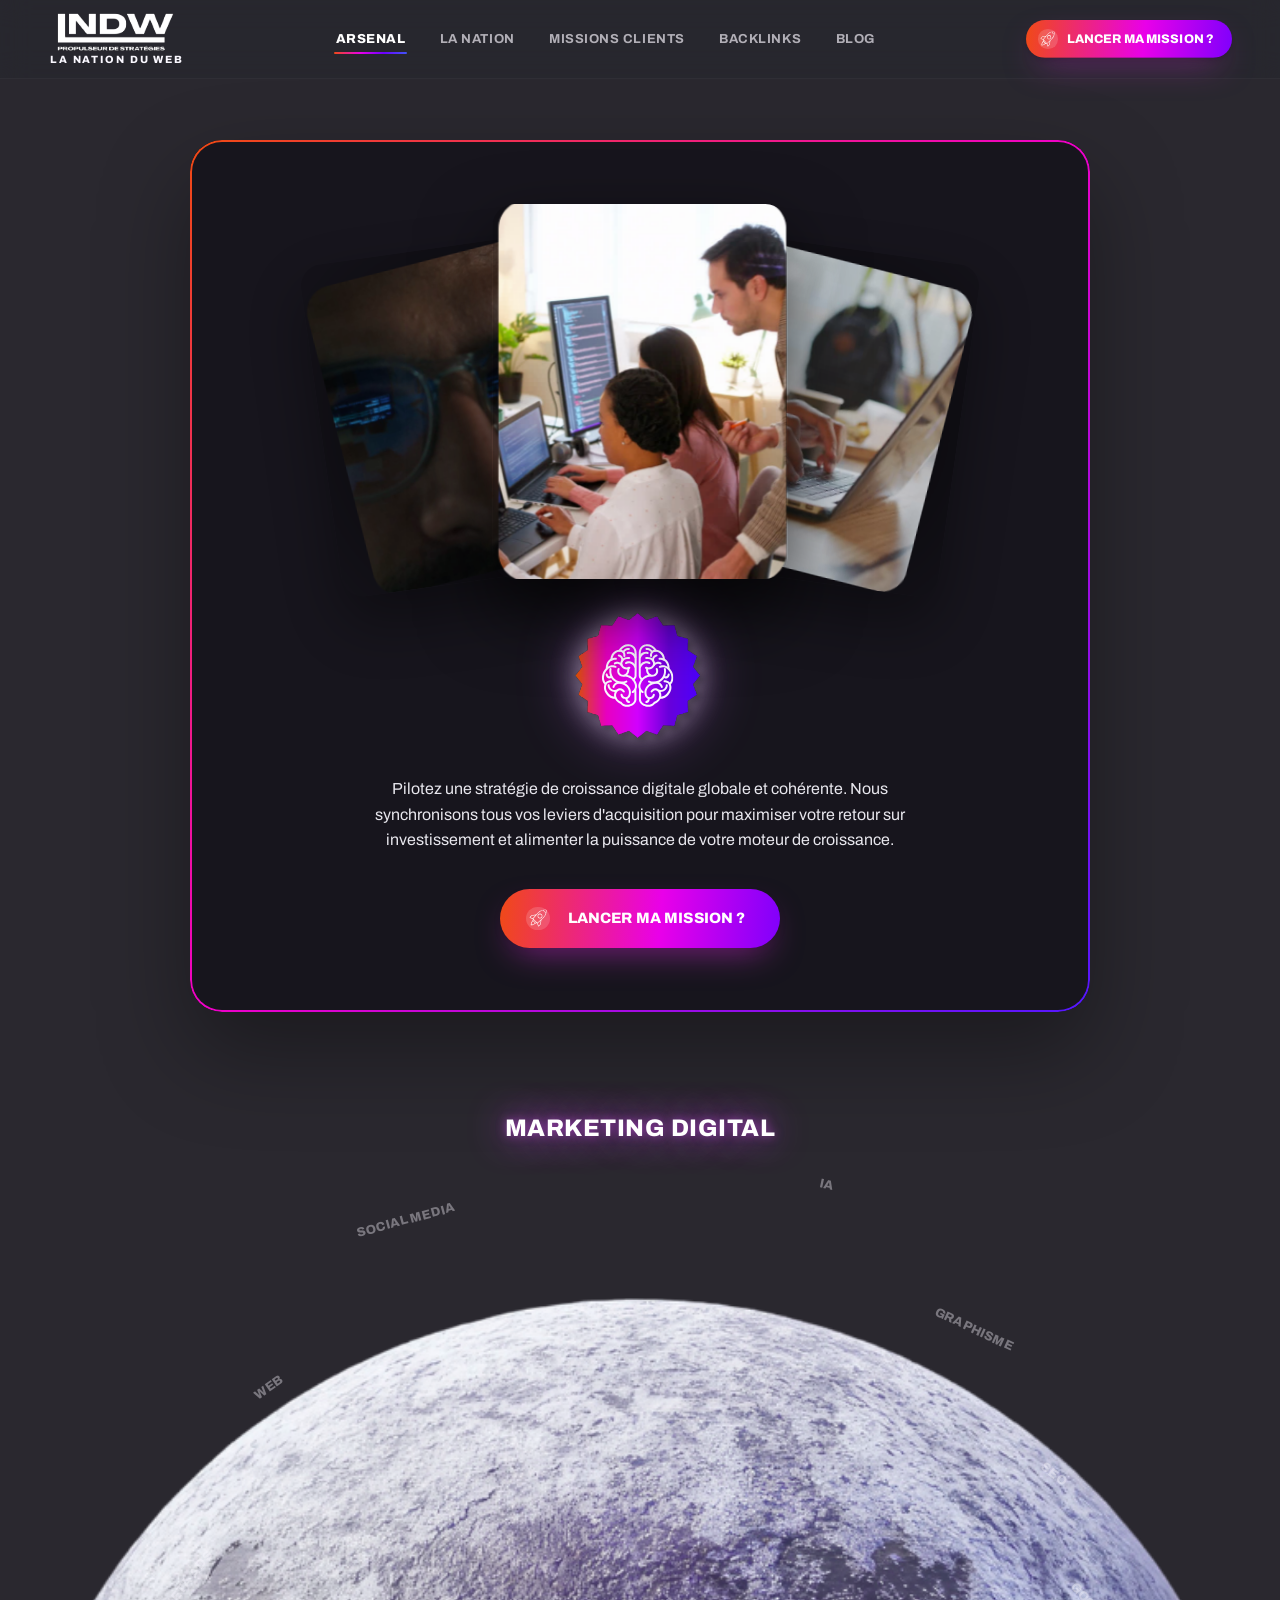
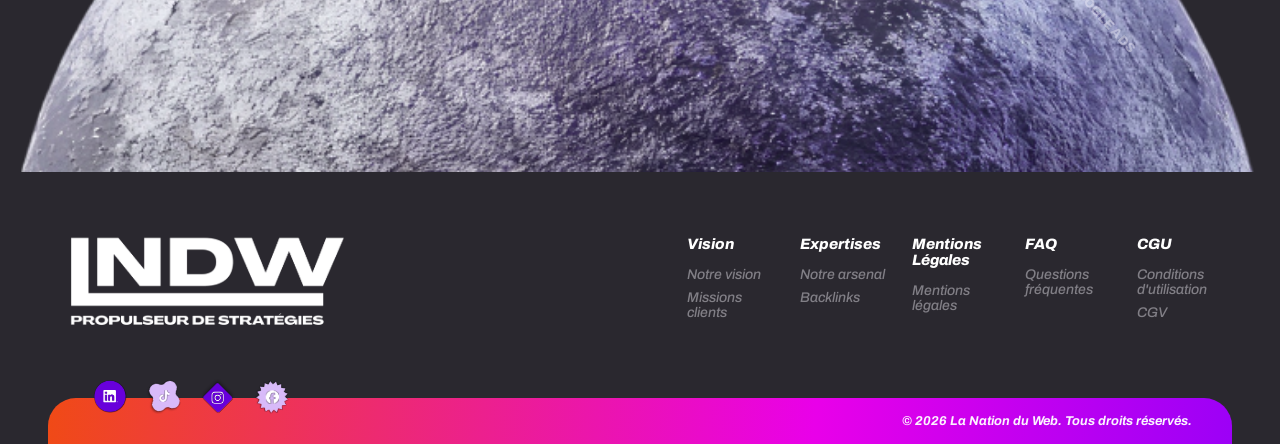
<file: arsenal.html>
<!DOCTYPE html>
<html lang="fr">
<head>
<meta charset="UTF-8">
<meta name="viewport" content="width=device-width, initial-scale=1">
<title>Notre Arsenal | La Nation du Web</title>
<meta name="description" content="L'arsenal de services digitaux de La Nation du Web : SEO, Google Ads, IA, web, social media, graphisme.">
<link rel="stylesheet" href="css/base.css">
<link rel="stylesheet" href="css/sections.css">
<link rel="stylesheet" href="css/pages.css">
<link rel="stylesheet" href="css/arsenal.css">
<script src="js/arsenal.js" defer></script>
</head>
<body class="subpage">

<!-- ======================== HEADER ======================== -->
<header class="site-header">
  <div class="wrap header-inner">
    <a class="brand" href="index.html" aria-label="La Nation du Web">
      <img src="assets/logos/lndw-logo-white.svg" alt="LNDW — La Nation du Web">
      <span class="brand-base">LA NATION DU WEB</span>
    </a>
    <nav class="main-nav">
      <a href="arsenal.html" class="is-active" aria-current="page">ARSENAL</a>
      <a href="la-nation.html">LA NATION</a>
      <a href="missions-clients.html">MISSIONS CLIENTS</a>
      <a href="backlinks.html">BACKLINKS</a>
      <a href="blog.html">BLOG</a>
    </nav>
    <div class="header-cta">
      <a class="btn-mission" href="contact.html">
        <span class="rk"><img src="assets/icons/icon-rocket-line.svg" alt=""></span>
        <span>Lancer ma mission ?</span>
      </a>
    </div>
    <button class="nav-toggle" aria-label="Menu"><span></span></button>
  </div>
</header>

<main>

<!-- ======================== BLOC PRINCIPAL ARSENAL ======================== -->
<section class="ars-hero">
  <div class="wrap">

    <!-- Grande carte avec bordure dégradé -->
    <div class="ars-card">
      <div class="ars-card-inner">

        <!-- Pile de 3 images superposées -->
        <div class="ars-media-stack">
          <img id="arsImgLeft"
               class="ars-media ars-media--left"
               src="assets/sections/arsenal/cropped/arsenal-image-left-crop.png"
               alt="Arsenal gauche" loading="eager">
          <img id="arsImgCenter"
               class="ars-media ars-media--center"
               src="assets/sections/arsenal/cropped/arsenal-image-center-crop.png"
               alt="Arsenal centre" loading="eager">
          <img id="arsImgRight"
               class="ars-media ars-media--right"
               src="assets/sections/arsenal/cropped/arsenal-image-right-crop.png"
               alt="Arsenal droite" loading="eager">
        </div>

        <!-- Badge cerveau : sticker-brain-ai.svg via background-image CSS (cerveau exact Canva) -->
        <div class="ars-brain-badge" aria-hidden="true"></div>

        <!-- Texte descriptif (mis à jour par JS au clic) -->
        <p id="arsText">Pilotez une stratégie de croissance digitale globale et cohérente. Nous synchronisons tous vos leviers d'acquisition pour maximiser votre retour sur investissement et alimenter la puissance de votre moteur de croissance.</p>

        <!-- Bouton CTA -->
        <a class="btn-mission" href="contact.html">
          <span class="rk"><img src="assets/icons/icon-rocket-line.svg" alt=""></span>
          <span>Lancer ma mission ?</span>
        </a>

      </div>
    </div>

  </div><!-- /.wrap -->

  <!-- ======================== SECTION LUNE + EXPERTISES ======================== -->
  <div class="ars-orbit-section">

    <!-- Expertises en arc au-dessus de la lune -->
    <div class="ars-services" id="arsServices">
      <span class="ars-service" data-i="0" data-angle="155" data-rotation="-52">META ADS</span>
      <span class="ars-service" data-i="1" data-angle="138" data-rotation="-35">WEB</span>
      <span class="ars-service" data-i="2" data-angle="118" data-rotation="-15">SOCIAL MEDIA</span>
      <span class="ars-service" data-i="3" data-angle="90"  data-rotation="0">MARKETING DIGITAL</span>
      <span class="ars-service" data-i="4" data-angle="68"  data-rotation="12">IA</span>
      <span class="ars-service" data-i="5" data-angle="48"  data-rotation="25">GRAPHISME</span>
      <span class="ars-service" data-i="6" data-angle="34"  data-rotation="38">SEO</span>
      <span class="ars-service" data-i="7" data-angle="22"  data-rotation="48">GOOGLE ADS</span>
    </div>

    <!-- Grande lune tournante -->
    <div class="ars-moon" id="arsMoon">
      <img src="assets/sections/arsenal/cropped/arsenal-moon-main-crop.png" alt="Lune Arsenal">
    </div>

  </div><!-- /.ars-orbit-section -->

</section>

</main>

<!-- ======================== FOOTER ======================== -->
<footer class="footer">
  <div class="wrap">
    <div class="footer-top">

      <div class="footer-brand">
        <div class="footer-logo">
          <img src="assets/logos/lndw-logo-white.svg" alt="LNDW — La Nation du Web">
        </div>
      </div>

      <div class="footer-cols">
        <div class="footer-col">
          <h4>Vision</h4>
          <a href="index.html#vision">Notre vision</a>
          <a href="missions-clients.html">Missions clients</a>
        </div>
        <div class="footer-col">
          <h4>Expertises</h4>
          <a href="arsenal.html">Notre arsenal</a>
          <a href="backlinks.html">Backlinks</a>
        </div>
        <div class="footer-col">
          <h4>Mentions Légales</h4>
          <a href="mentions-legales.html">Mentions légales</a>
        </div>
        <div class="footer-col">
          <h4>FAQ</h4>
          <a href="la-nation.html#faq">Questions fréquentes</a>
        </div>
        <div class="footer-col">
          <h4>CGU</h4>
          <a href="cgu.html">Conditions d'utilisation</a>
          <a href="cgv.html">CGV</a>
        </div>
      </div>

    </div>
  </div>

  <!-- Barre dégradé + icônes sociales chevauchant le haut de la barre -->
  <div class="wrap footer-bar-section">
    <div class="footer-socials">
      <a class="fsoc fsoc--li" href="#" aria-label="LinkedIn"></a>
      <a class="fsoc fsoc--tt" href="#" aria-label="TikTok"></a>
      <a class="fsoc fsoc--ig" href="#" aria-label="Instagram"></a>
      <a class="fsoc fsoc--fb" href="#" aria-label="Facebook"></a>
    </div>
    <div class="footer-bar">
      <div class="footer-copy">© 2026 La Nation du Web. Tous droits réservés.</div>
    </div>
  </div>

</footer>

</body>
</html>
</file>
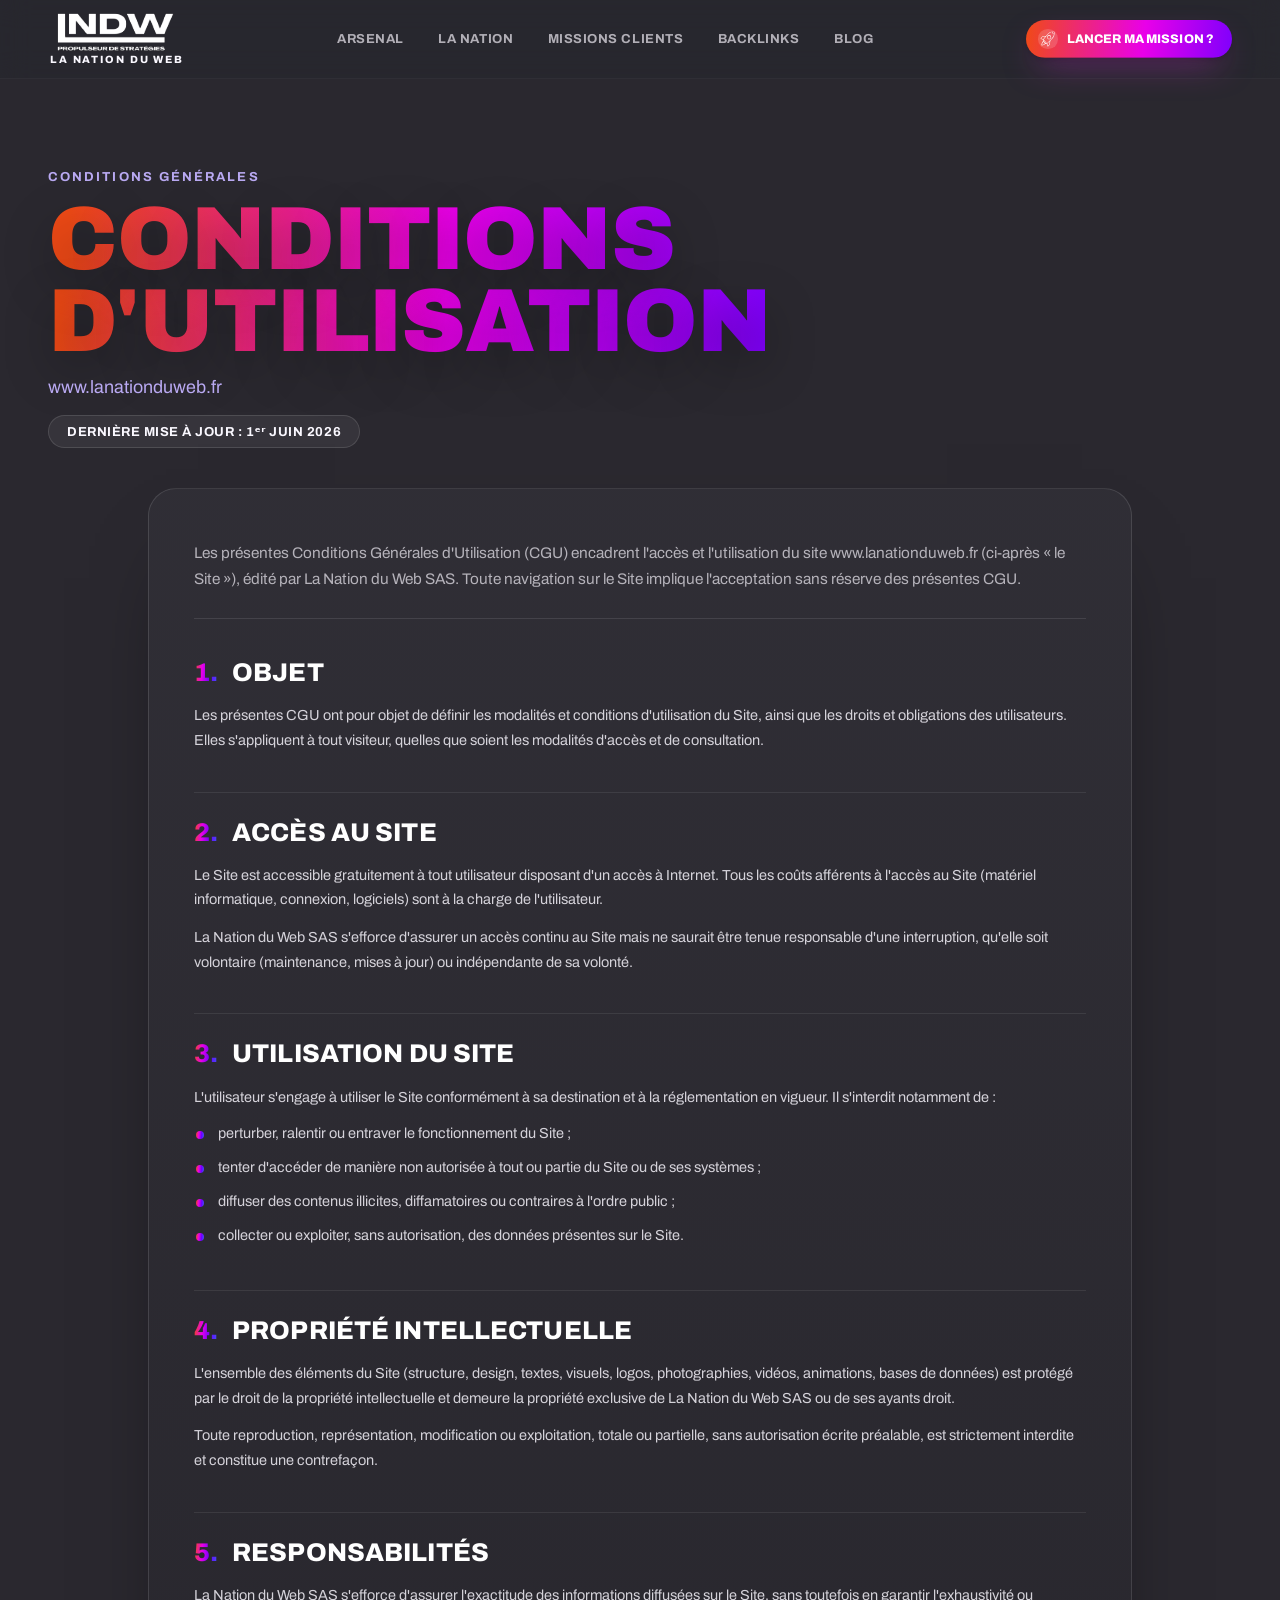
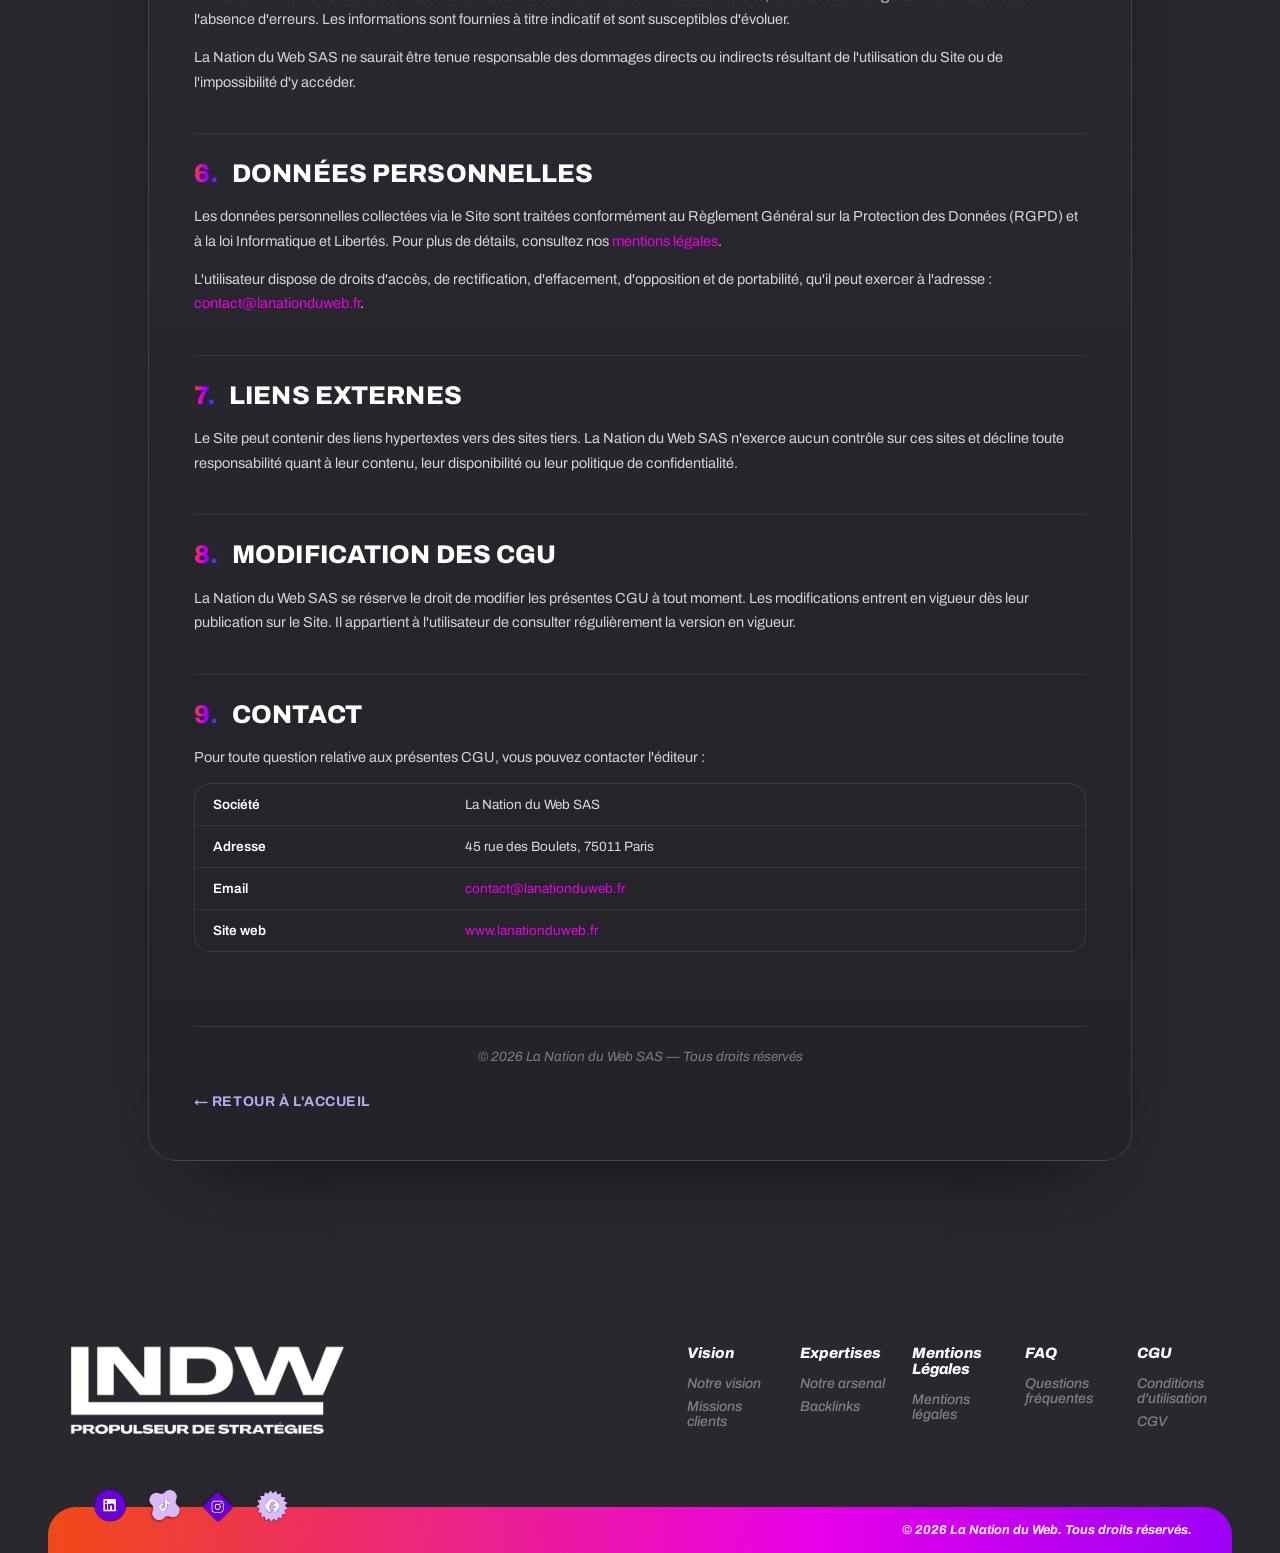
<file: cgu.html>
<!DOCTYPE html>
<html lang="fr">
<head>
<meta charset="UTF-8">
<meta name="viewport" content="width=device-width, initial-scale=1">
<title>Conditions Générales d'Utilisation | La Nation du Web</title>
<meta name="description" content="Conditions Générales d'Utilisation du site La Nation du Web.">
<link rel="stylesheet" href="css/base.css">
<link rel="stylesheet" href="css/sections.css">
<link rel="stylesheet" href="css/legal.css">
</head>
<body class="legal-page">

<!-- ============================ HEADER ============================ -->
<header class="site-header" data-screen-label="Header">
  <div class="wrap header-inner">
    <a class="brand" href="index.html#top" aria-label="La Nation du Web">
      <img src="assets/logos/lndw-logo-white.svg" alt="LNDW — La Nation du Web">
      <span class="brand-base">LA NATION DU WEB</span>
    </a>
    <nav class="main-nav">
      <a href="arsenal.html">ARSENAL</a>
      <a href="la-nation.html">LA NATION</a>
      <a href="missions-clients.html">MISSIONS CLIENTS</a>
      <a href="backlinks.html">BACKLINKS</a>
      <a href="blog.html">BLOG</a>
    </nav>
    <div class="header-cta">
      <a class="btn-mission" href="contact.html">
        <span class="rk"><img src="assets/icons/icon-rocket-line.svg" alt=""></span>
        <span>Lancer ma mission ?</span>
      </a>
    </div>
    <button class="nav-toggle" aria-label="Menu"><span></span></button>
  </div>
</header>

<main>
<section class="legal-hero">
  <div class="wrap">
    <p class="legal-eyebrow">Conditions générales</p>
    <h1 class="legal-title">Conditions<br>d'Utilisation</h1>
    <p class="legal-subtitle"><a href="https://www.lanationduweb.fr">www.lanationduweb.fr</a></p>
    <span class="legal-version">Dernière mise à jour : 1ᵉʳ juin 2026</span>
  </div>
</section>

<div class="legal-container">
  <div class="legal-card">
    <p class="legal-intro">Les présentes Conditions Générales d'Utilisation (CGU) encadrent l'accès et l'utilisation du site <a href="https://www.lanationduweb.fr">www.lanationduweb.fr</a> (ci-après « le Site »), édité par La Nation du Web SAS. Toute navigation sur le Site implique l'acceptation sans réserve des présentes CGU.</p>

    <section class="legal-section">
      <h2 class="legal-section-title"><span class="num">1.</span> Objet</h2>
      <p>Les présentes CGU ont pour objet de définir les modalités et conditions d'utilisation du Site, ainsi que les droits et obligations des utilisateurs. Elles s'appliquent à tout visiteur, quelles que soient les modalités d'accès et de consultation.</p>
    </section>

    <section class="legal-section">
      <h2 class="legal-section-title"><span class="num">2.</span> Accès au site</h2>
      <p>Le Site est accessible gratuitement à tout utilisateur disposant d'un accès à Internet. Tous les coûts afférents à l'accès au Site (matériel informatique, connexion, logiciels) sont à la charge de l'utilisateur.</p>
      <p>La Nation du Web SAS s'efforce d'assurer un accès continu au Site mais ne saurait être tenue responsable d'une interruption, qu'elle soit volontaire (maintenance, mises à jour) ou indépendante de sa volonté.</p>
    </section>

    <section class="legal-section">
      <h2 class="legal-section-title"><span class="num">3.</span> Utilisation du site</h2>
      <p>L'utilisateur s'engage à utiliser le Site conformément à sa destination et à la réglementation en vigueur. Il s'interdit notamment de :</p>
      <ul>
        <li>perturber, ralentir ou entraver le fonctionnement du Site ;</li>
        <li>tenter d'accéder de manière non autorisée à tout ou partie du Site ou de ses systèmes ;</li>
        <li>diffuser des contenus illicites, diffamatoires ou contraires à l'ordre public ;</li>
        <li>collecter ou exploiter, sans autorisation, des données présentes sur le Site.</li>
      </ul>
    </section>

    <section class="legal-section">
      <h2 class="legal-section-title"><span class="num">4.</span> Propriété intellectuelle</h2>
      <p>L'ensemble des éléments du Site (structure, design, textes, visuels, logos, photographies, vidéos, animations, bases de données) est protégé par le droit de la propriété intellectuelle et demeure la propriété exclusive de La Nation du Web SAS ou de ses ayants droit.</p>
      <p>Toute reproduction, représentation, modification ou exploitation, totale ou partielle, sans autorisation écrite préalable, est strictement interdite et constitue une contrefaçon.</p>
    </section>

    <section class="legal-section">
      <h2 class="legal-section-title"><span class="num">5.</span> Responsabilités</h2>
      <p>La Nation du Web SAS s'efforce d'assurer l'exactitude des informations diffusées sur le Site, sans toutefois en garantir l'exhaustivité ou l'absence d'erreurs. Les informations sont fournies à titre indicatif et sont susceptibles d'évoluer.</p>
      <p>La Nation du Web SAS ne saurait être tenue responsable des dommages directs ou indirects résultant de l'utilisation du Site ou de l'impossibilité d'y accéder.</p>
    </section>

    <section class="legal-section">
      <h2 class="legal-section-title"><span class="num">6.</span> Données personnelles</h2>
      <p>Les données personnelles collectées via le Site sont traitées conformément au Règlement Général sur la Protection des Données (RGPD) et à la loi Informatique et Libertés. Pour plus de détails, consultez nos <a href="mentions-legales.html">mentions légales</a>.</p>
      <p>L'utilisateur dispose de droits d'accès, de rectification, d'effacement, d'opposition et de portabilité, qu'il peut exercer à l'adresse : <a href="mailto:contact@lanationduweb.fr">contact@lanationduweb.fr</a>.</p>
    </section>

    <section class="legal-section">
      <h2 class="legal-section-title"><span class="num">7.</span> Liens externes</h2>
      <p>Le Site peut contenir des liens hypertextes vers des sites tiers. La Nation du Web SAS n'exerce aucun contrôle sur ces sites et décline toute responsabilité quant à leur contenu, leur disponibilité ou leur politique de confidentialité.</p>
    </section>

    <section class="legal-section">
      <h2 class="legal-section-title"><span class="num">8.</span> Modification des CGU</h2>
      <p>La Nation du Web SAS se réserve le droit de modifier les présentes CGU à tout moment. Les modifications entrent en vigueur dès leur publication sur le Site. Il appartient à l'utilisateur de consulter régulièrement la version en vigueur.</p>
    </section>

    <section class="legal-section">
      <h2 class="legal-section-title"><span class="num">9.</span> Contact</h2>
      <p>Pour toute question relative aux présentes CGU, vous pouvez contacter l'éditeur :</p>
      <div class="legal-table-wrap">
        <table class="legal-table">
          <tr><td>Société</td><td>La Nation du Web SAS</td></tr>
          <tr><td>Adresse</td><td>45 rue des Boulets, 75011 Paris</td></tr>
          <tr><td>Email</td><td><a href="mailto:contact@lanationduweb.fr">contact@lanationduweb.fr</a></td></tr>
          <tr><td>Site web</td><td><a href="https://www.lanationduweb.fr">www.lanationduweb.fr</a></td></tr>
        </table>
      </div>
    </section>

    <p class="legal-footer-note">© 2026 La Nation du Web SAS — Tous droits réservés</p>
    <a class="legal-back" href="index.html#top">← Retour à l'accueil</a>
  </div>
</div>
</main>

<!-- ======================== FOOTER ======================== -->
<footer class="footer">
  <div class="wrap">
    <div class="footer-top">

      <div class="footer-brand">
        <div class="footer-logo">
          <img src="assets/logos/lndw-logo-white.svg" alt="LNDW — La Nation du Web">
        </div>
      </div>

      <div class="footer-cols">
        <div class="footer-col">
          <h4>Vision</h4>
          <a href="index.html#vision">Notre vision</a>
          <a href="missions-clients.html">Missions clients</a>
        </div>
        <div class="footer-col">
          <h4>Expertises</h4>
          <a href="arsenal.html">Notre arsenal</a>
          <a href="backlinks.html">Backlinks</a>
        </div>
        <div class="footer-col">
          <h4>Mentions Légales</h4>
          <a href="mentions-legales.html">Mentions légales</a>
        </div>
        <div class="footer-col">
          <h4>FAQ</h4>
          <a href="la-nation.html#faq">Questions fréquentes</a>
        </div>
        <div class="footer-col">
          <h4>CGU</h4>
          <a href="cgu.html">Conditions d'utilisation</a>
          <a href="cgv.html">CGV</a>
        </div>
      </div>

    </div>
  </div>

  <!-- Barre dégradé + icônes sociales chevauchant le haut de la barre -->
  <div class="wrap footer-bar-section">
    <div class="footer-socials">
      <a class="fsoc fsoc--li" href="#" aria-label="LinkedIn"></a>
      <a class="fsoc fsoc--tt" href="#" aria-label="TikTok"></a>
      <a class="fsoc fsoc--ig" href="#" aria-label="Instagram"></a>
      <a class="fsoc fsoc--fb" href="#" aria-label="Facebook"></a>
    </div>
    <div class="footer-bar">
      <div class="footer-copy">© 2026 La Nation du Web. Tous droits réservés.</div>
    </div>
  </div>

</footer>

<script src="js/global.js" defer></script>
</body>
</html>
</file>
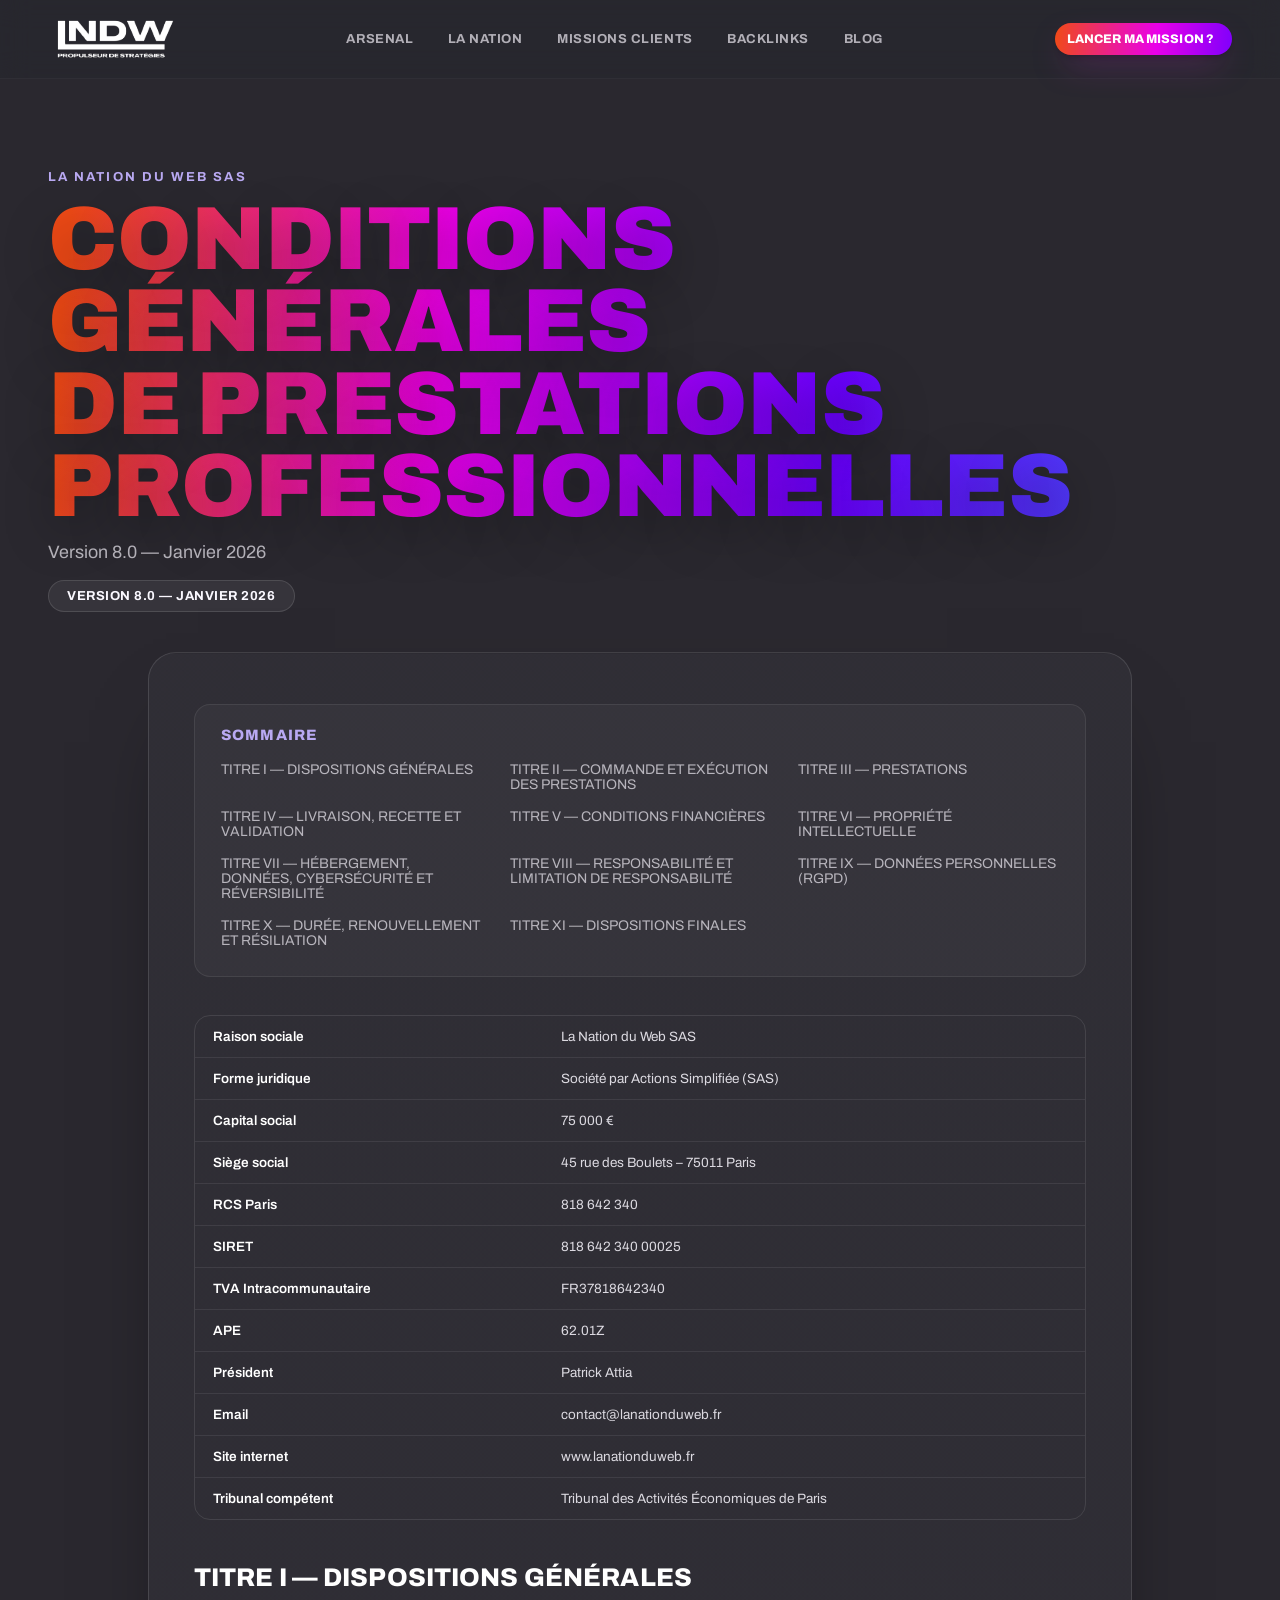
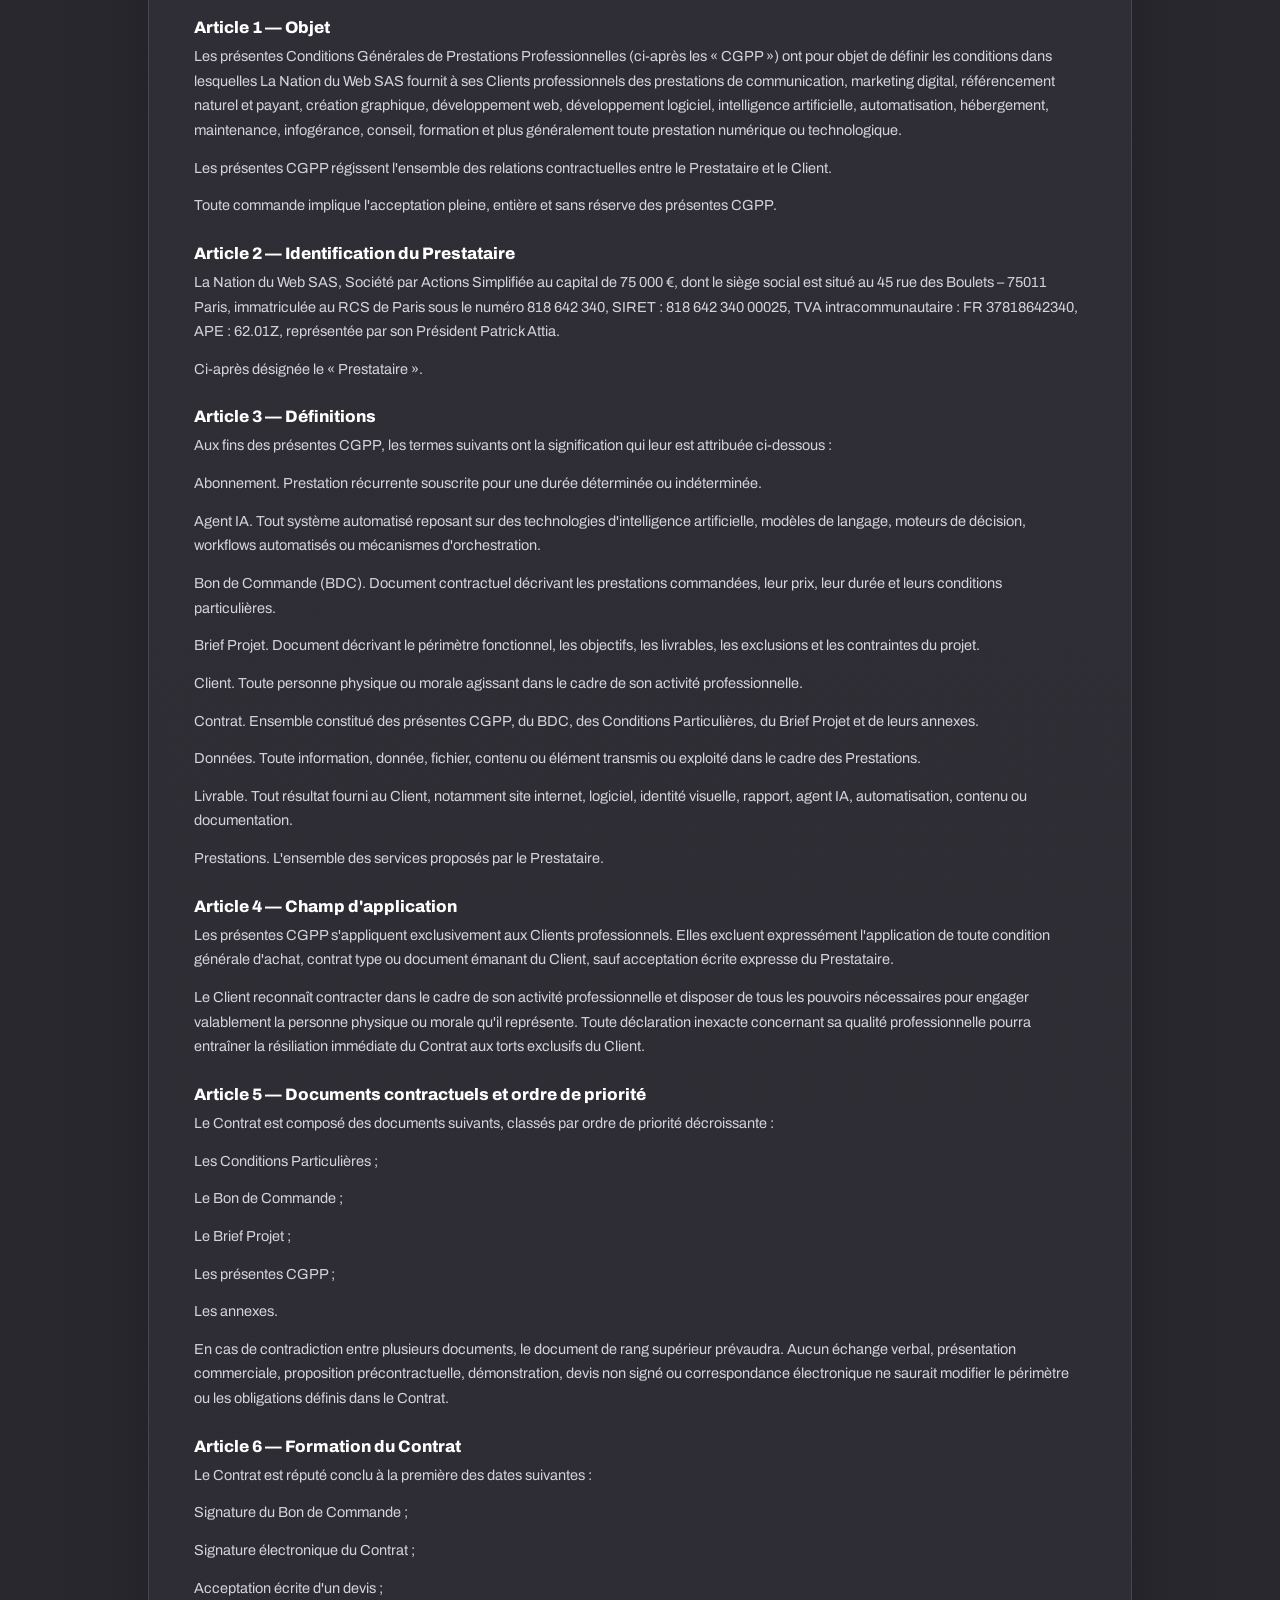
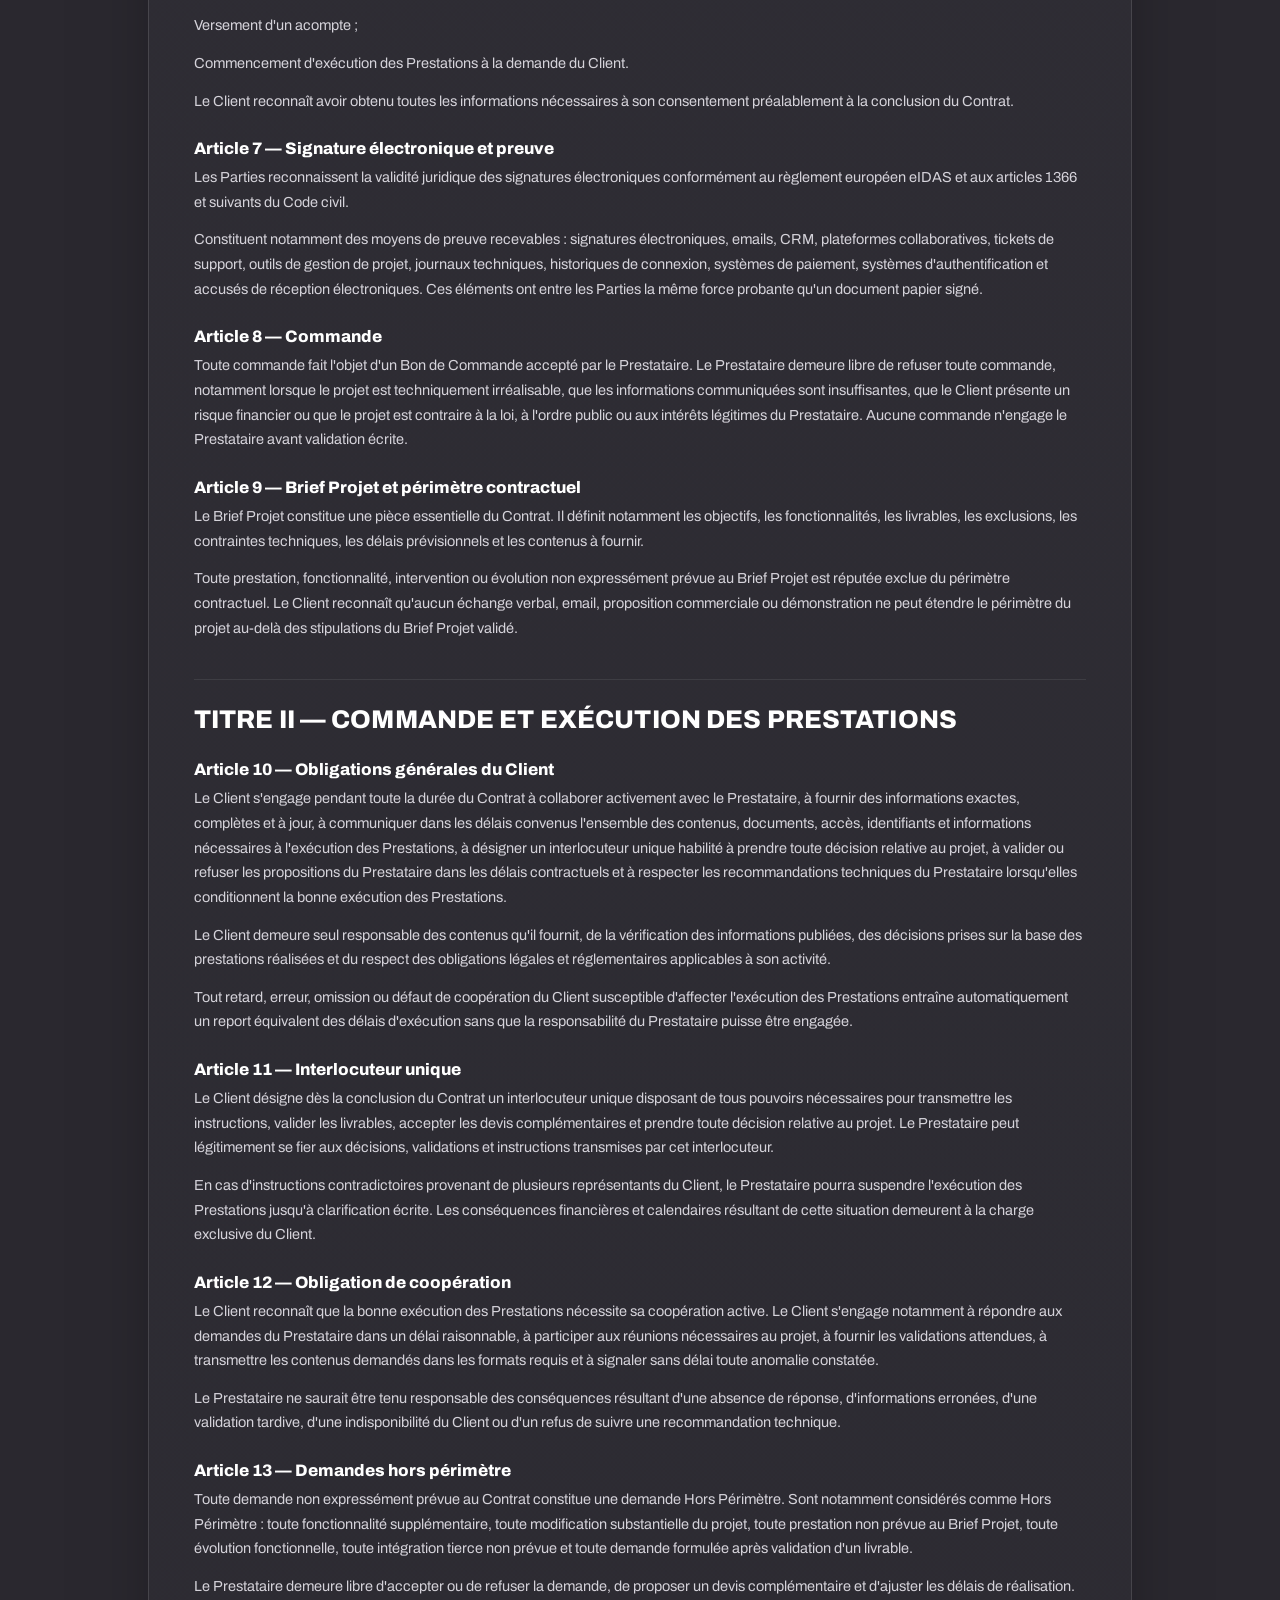
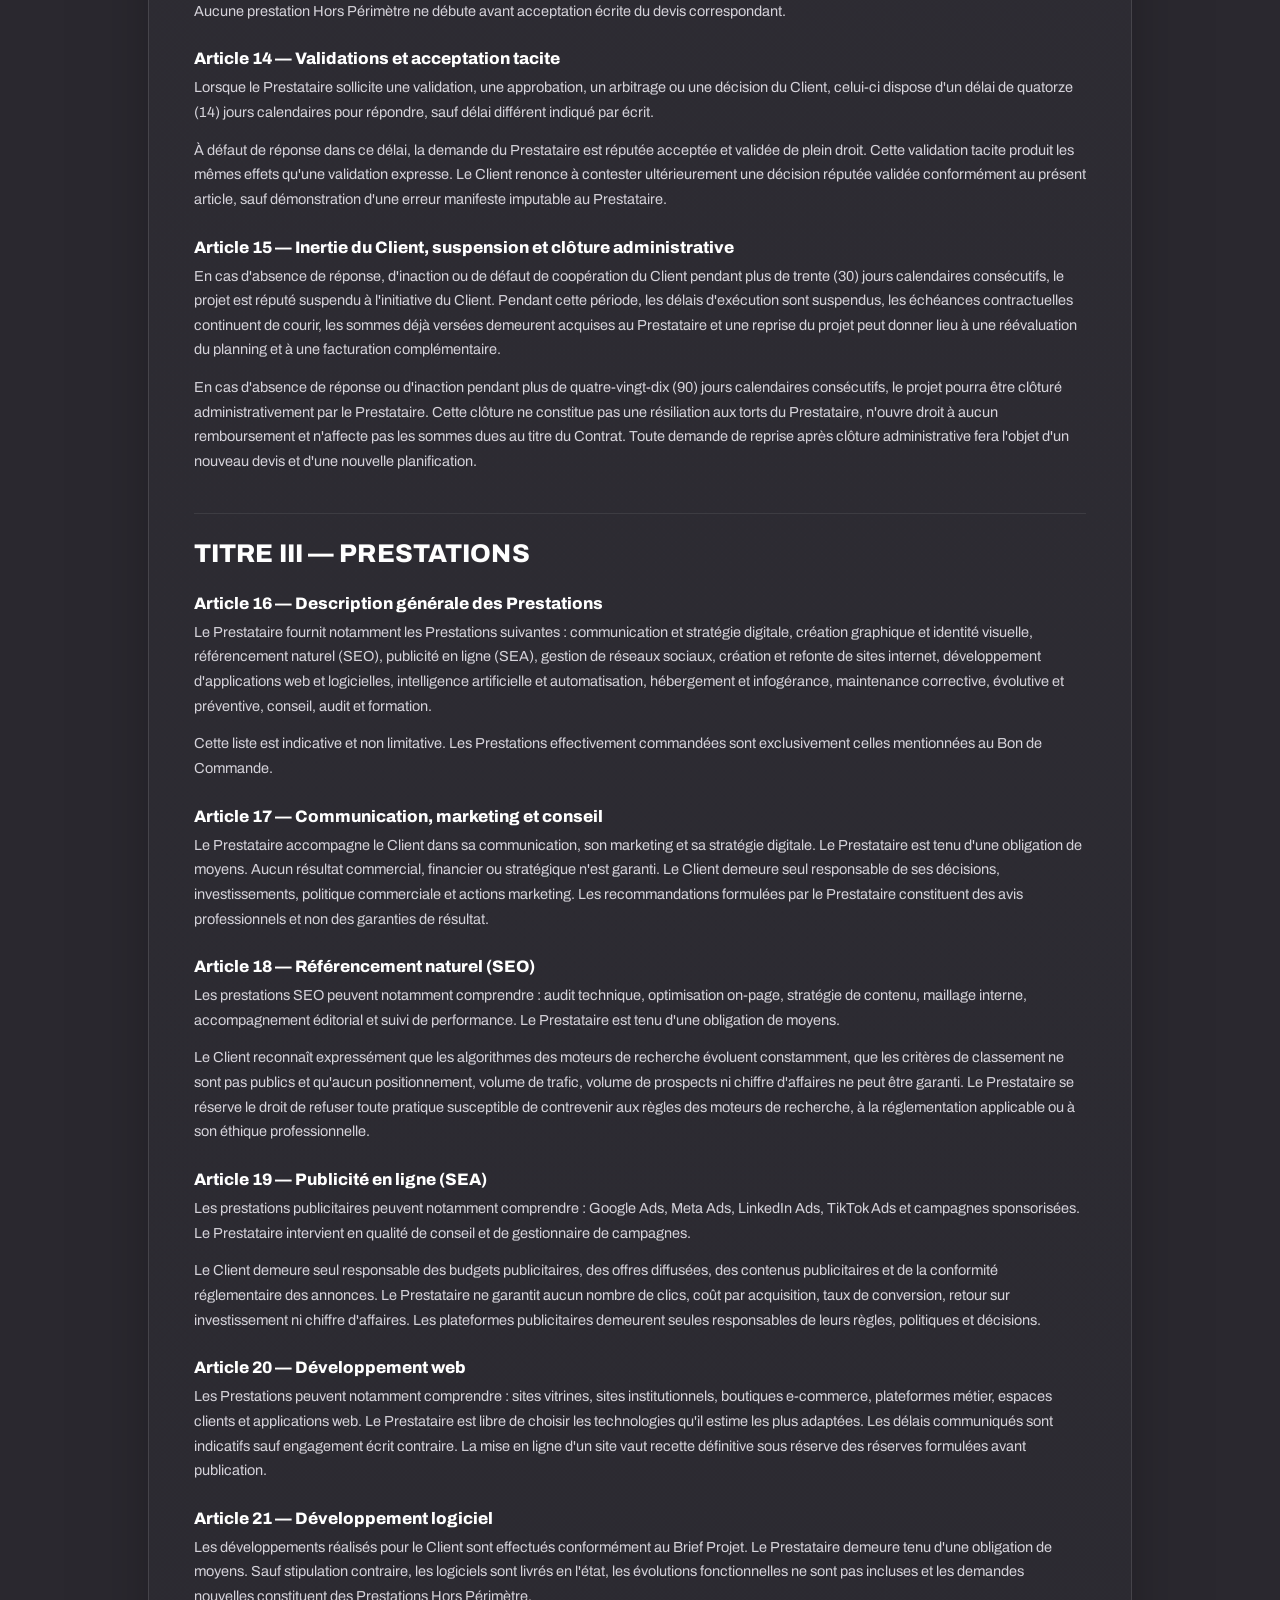
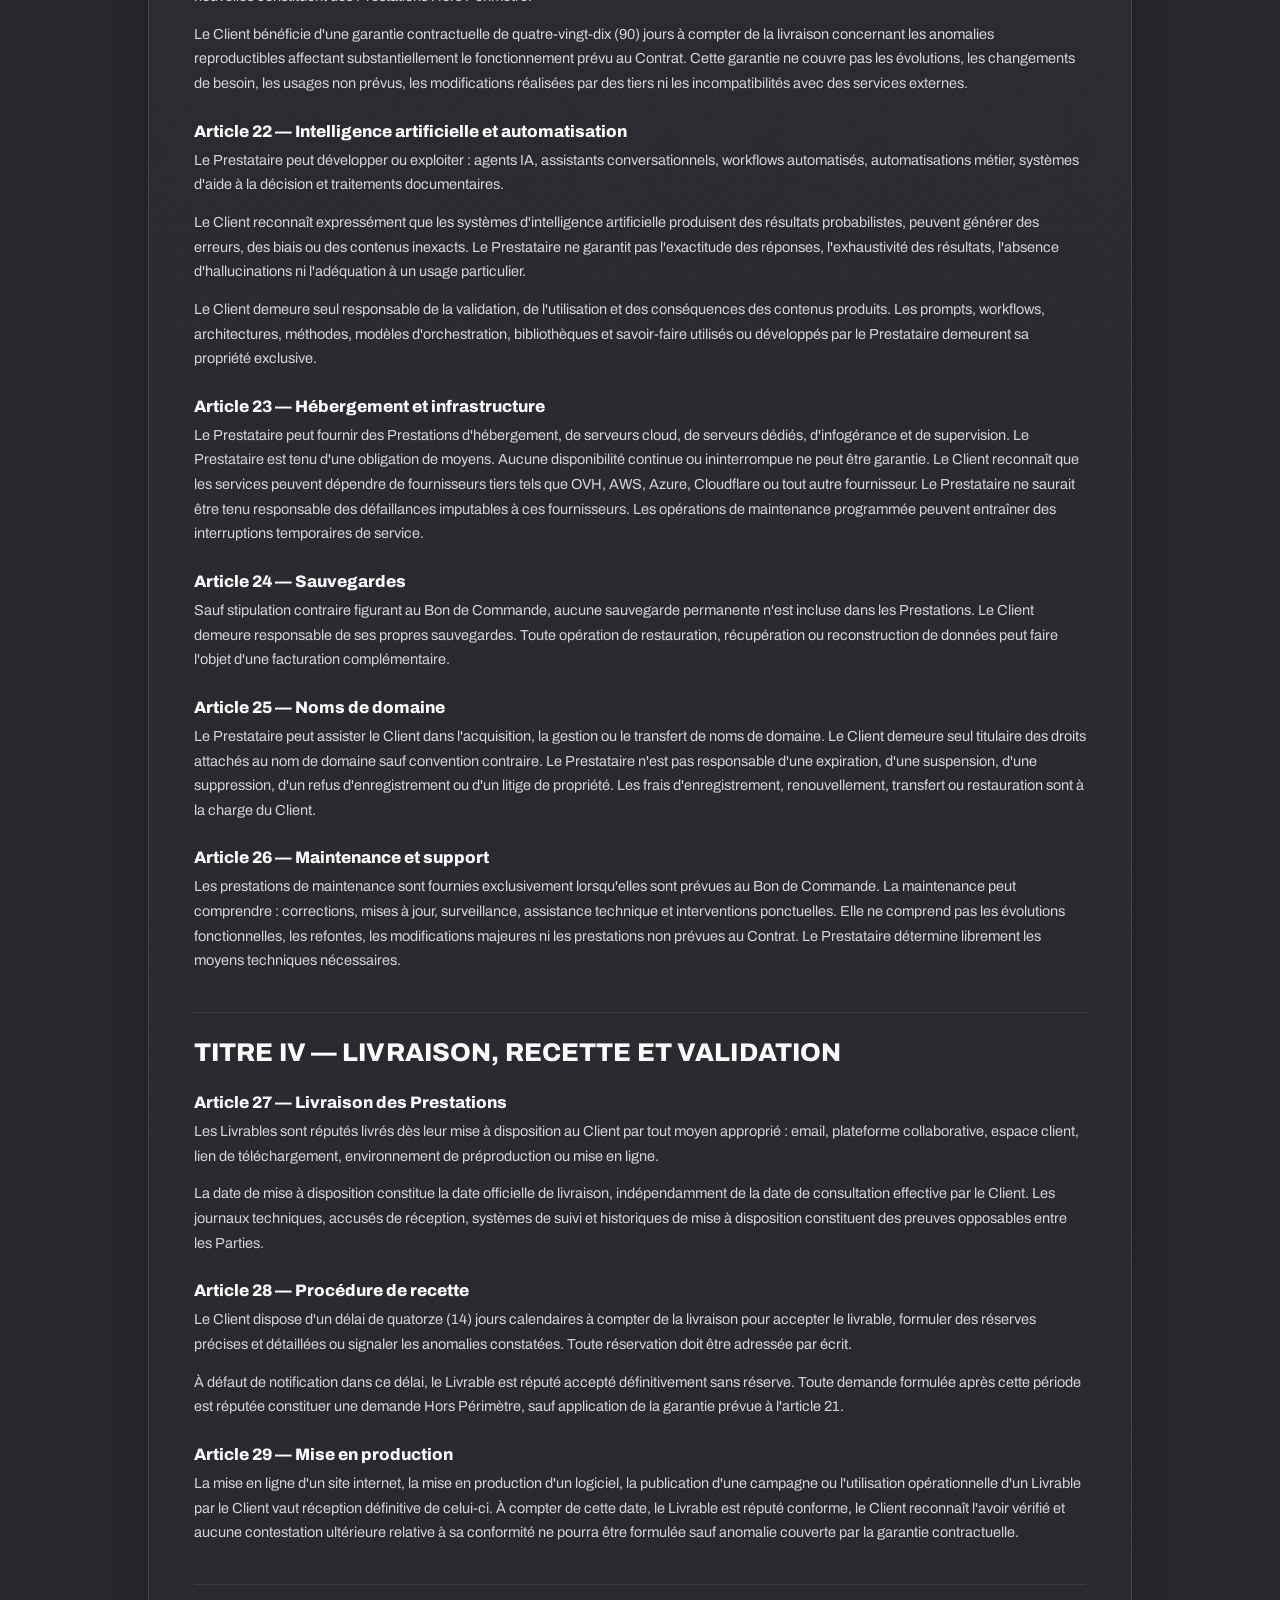
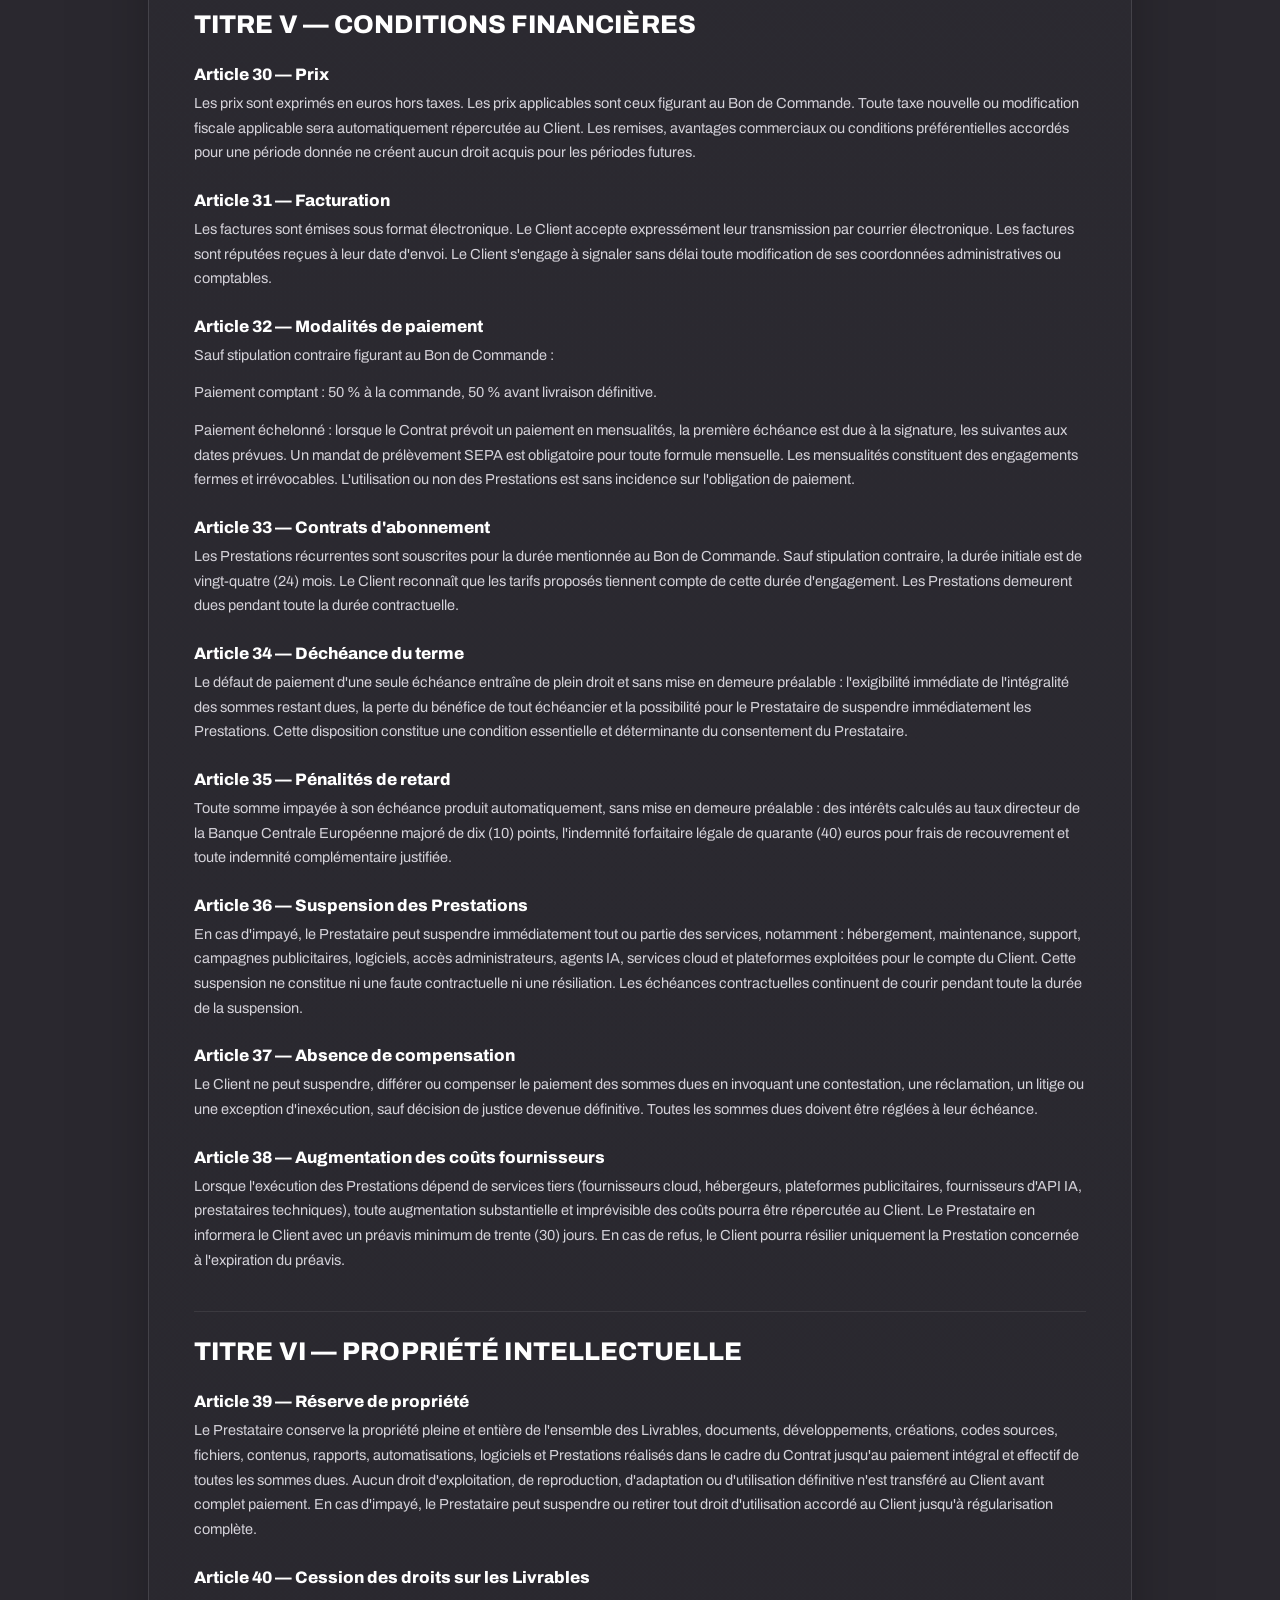
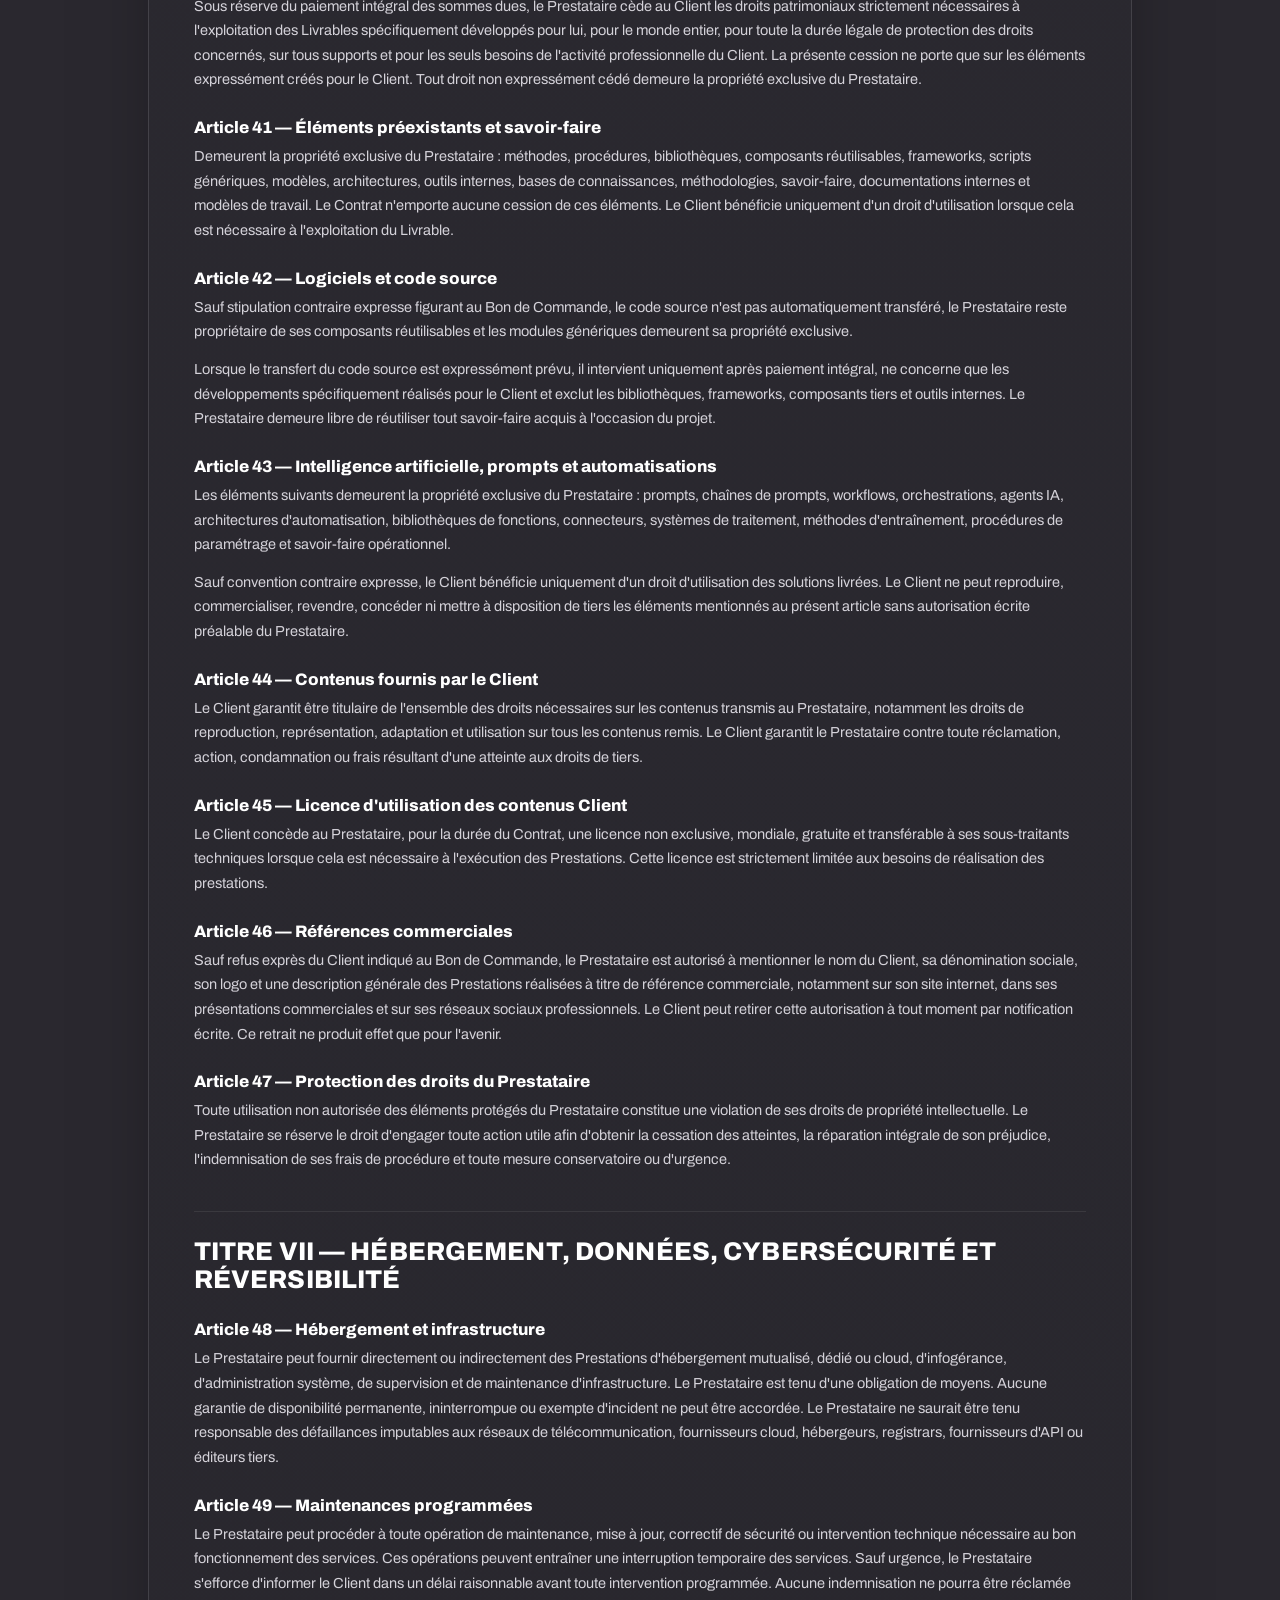
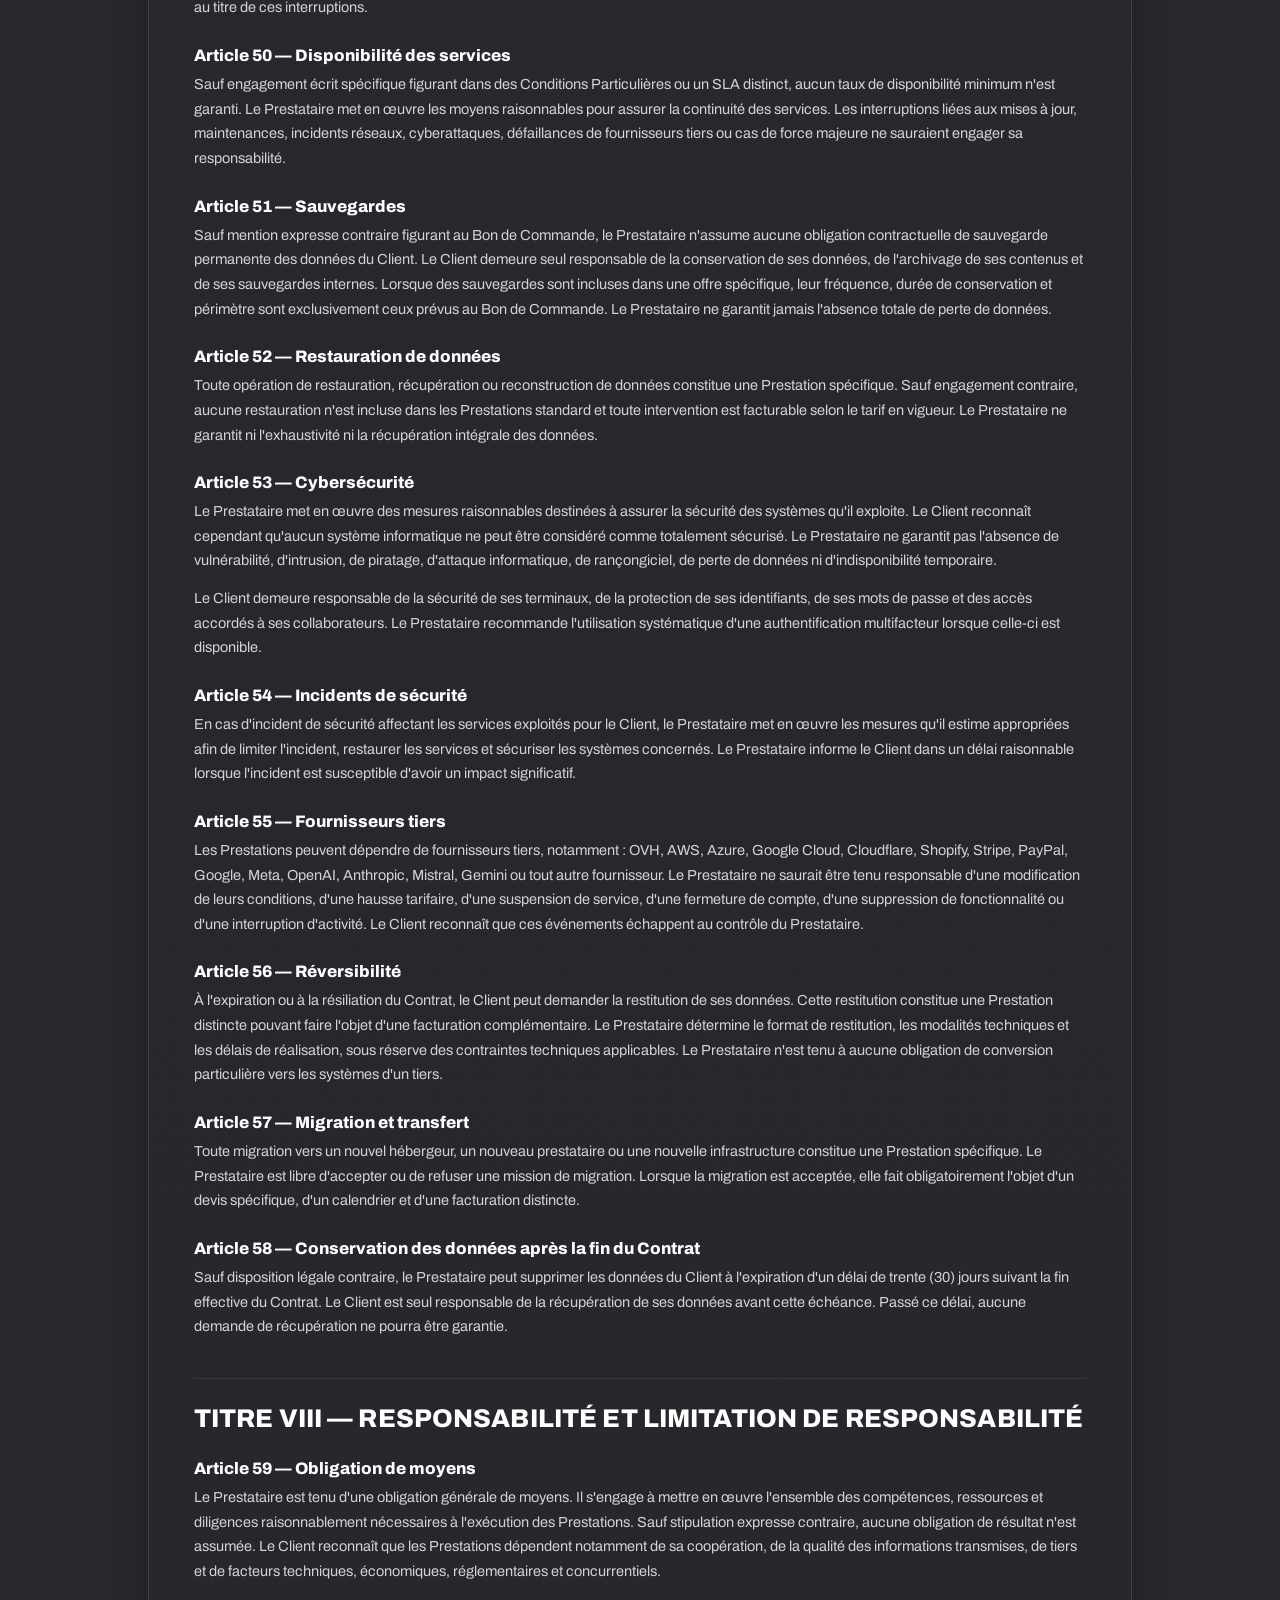
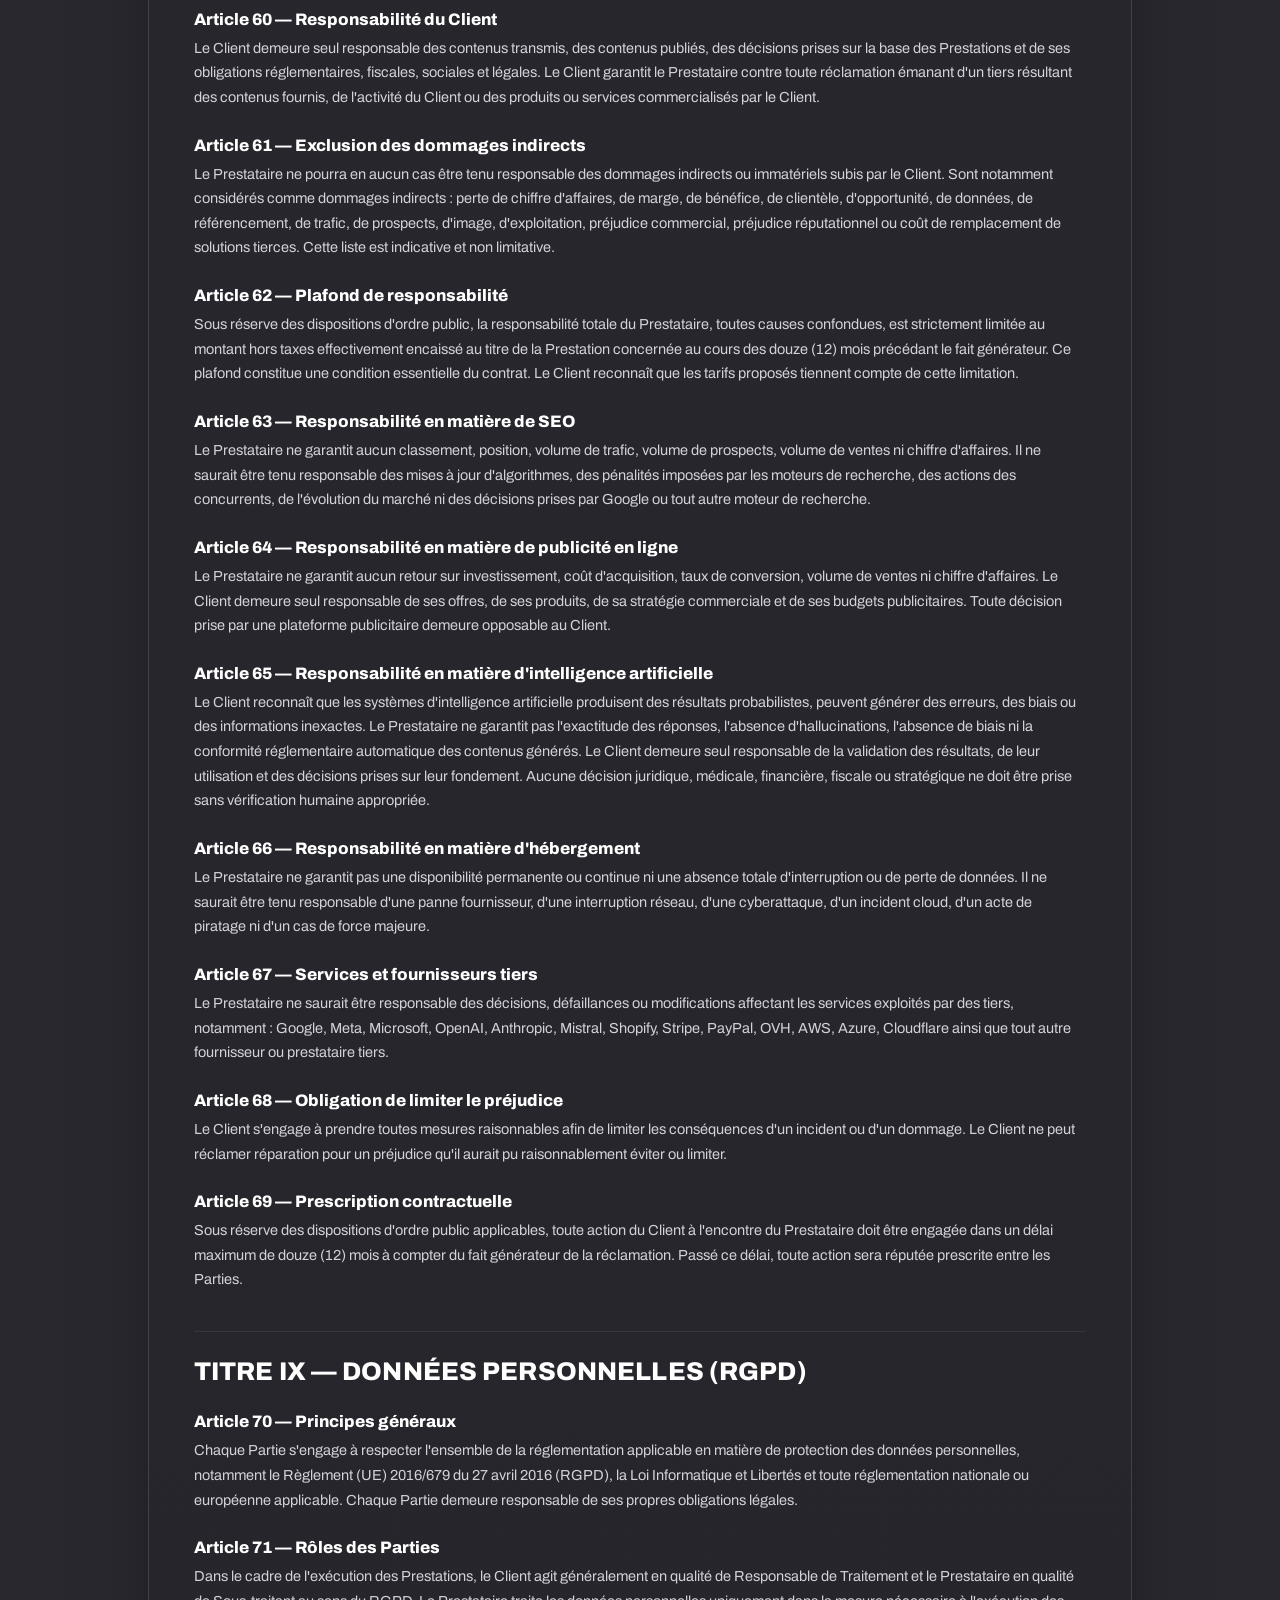
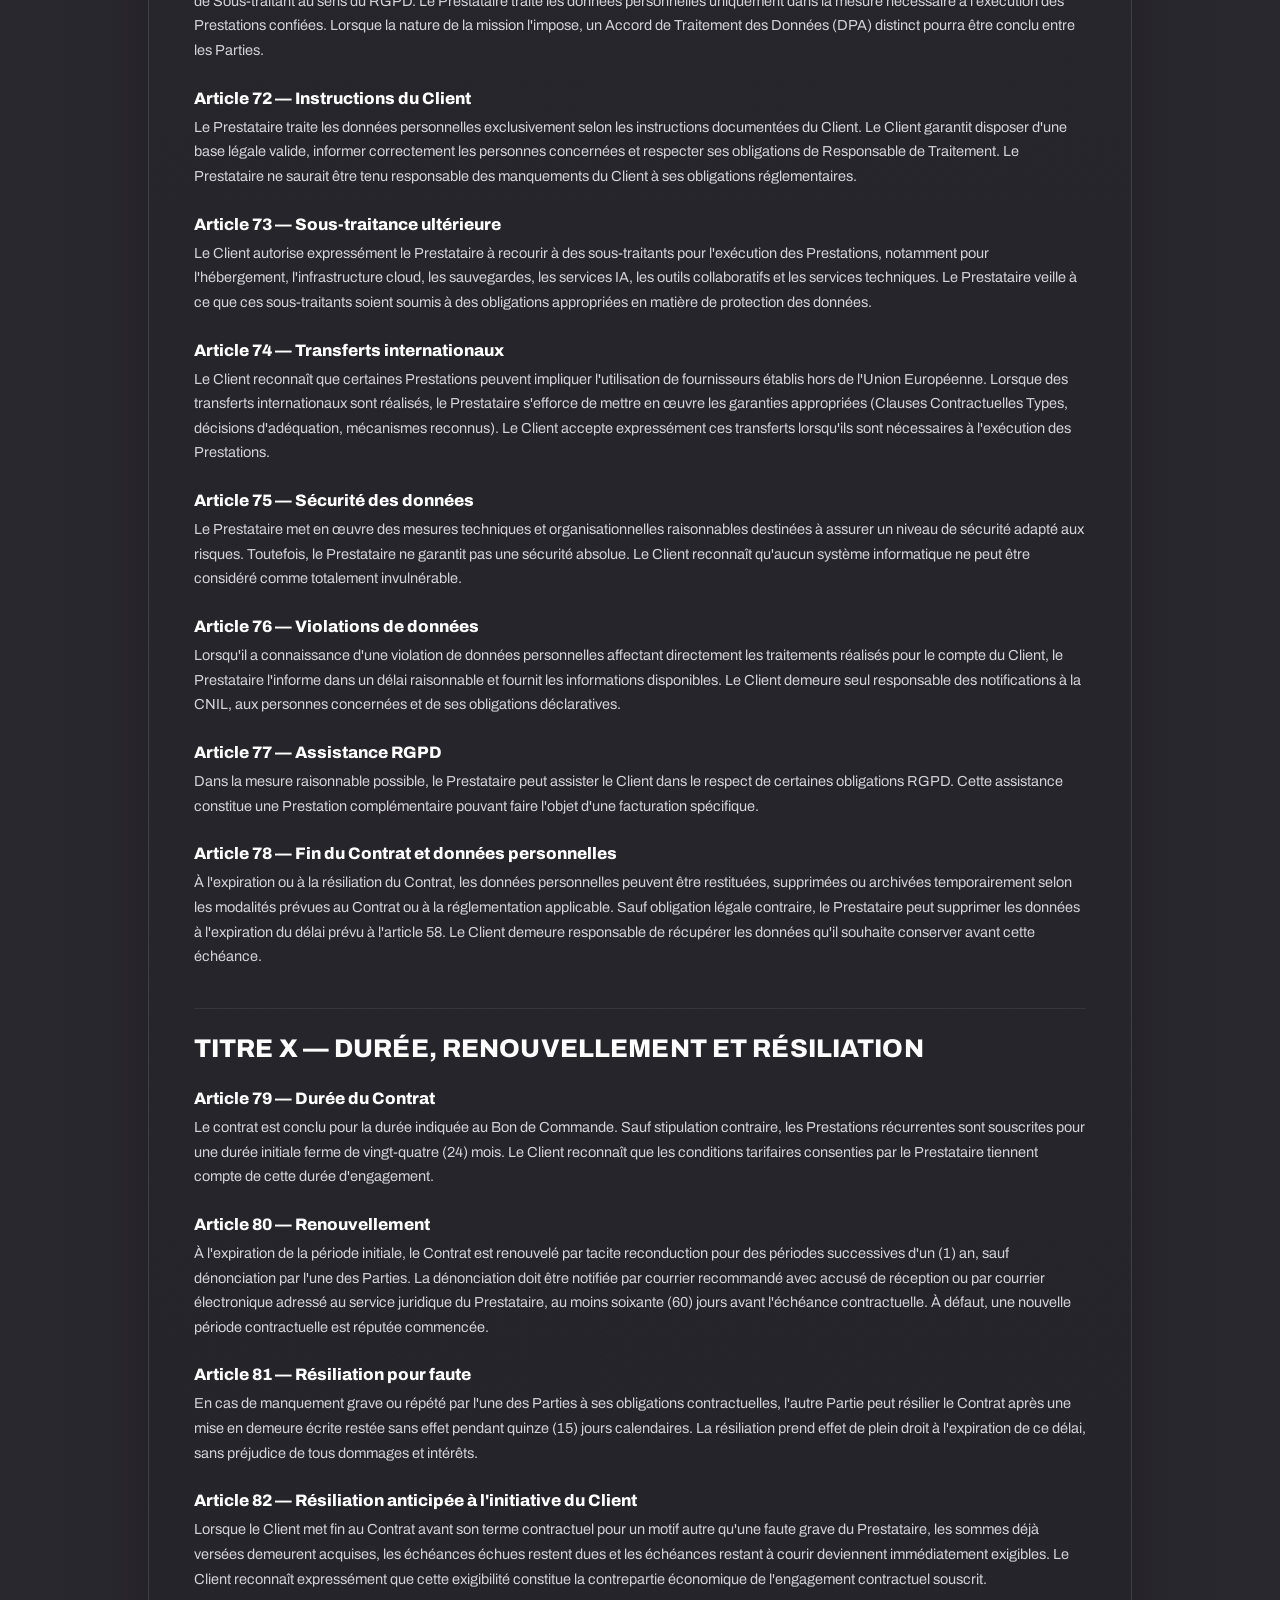
<file: cgv.html>
<!DOCTYPE html>
<html lang="fr">
<head>
<meta charset="UTF-8">
<meta name="viewport" content="width=device-width, initial-scale=1">
<meta http-equiv="Cache-Control" content="no-cache, no-store, must-revalidate">
<title>Conditions Générales de Prestations Professionnelles | La Nation du Web</title>
<meta name="description" content="Conditions Générales de Prestations Professionnelles de La Nation du Web SAS — Version 8.0, Janvier 2026.">
<link rel="stylesheet" href="css/base.css">
<link rel="stylesheet" href="css/sections.css">
<link rel="stylesheet" href="css/legal.css">
<link rel="stylesheet" href="css/cgv.css">
</head>
<body class="legal-page">

<header class="site-header" data-screen-label="Header">
  <div class="wrap header-inner">
    <a class="brand" href="index.html#top" aria-label="La Nation du Web">
      <img class="cgv-logo" src="assets/logos/lndw-logo-white.svg" alt="LNDW — La Nation du Web">
    </a>
    <nav class="main-nav">
      <a href="arsenal.html">ARSENAL</a>
      <a href="la-nation.html">LA NATION</a>
      <a href="missions-clients.html">MISSIONS CLIENTS</a>
      <a href="backlinks.html">BACKLINKS</a>
      <a href="blog.html">BLOG</a>
    </nav>
    <div class="header-cta">
      <a class="btn-mission" href="contact.html"><span>Lancer ma mission ?</span></a>
    </div>
    <button class="nav-toggle" aria-label="Menu"><span></span></button>
  </div>
</header>

<main>
<section class="legal-hero">
  <div class="wrap">
    <p class="legal-eyebrow">La Nation du Web SAS</p>
    <h1 class="legal-title">Conditions Générales<br>de Prestations<br>Professionnelles</h1>
    <p class="legal-subtitle">Version 8.0 — Janvier 2026</p>
    <span class="legal-version">Version 8.0 — Janvier 2026</span>
  </div>
</section>

<div class="legal-container">
  <div class="legal-card">

    <nav class="legal-toc" aria-label="Sommaire">
      <h2>Sommaire</h2>
      <ol>
        <li><a href="#titre-i">TITRE I — DISPOSITIONS GÉNÉRALES</a></li>
        <li><a href="#titre-ii">TITRE II — COMMANDE ET EXÉCUTION DES PRESTATIONS</a></li>
        <li><a href="#titre-iii">TITRE III — PRESTATIONS</a></li>
        <li><a href="#titre-iv">TITRE IV — LIVRAISON, RECETTE ET VALIDATION</a></li>
        <li><a href="#titre-v">TITRE V — CONDITIONS FINANCIÈRES</a></li>
        <li><a href="#titre-vi">TITRE VI — PROPRIÉTÉ INTELLECTUELLE</a></li>
        <li><a href="#titre-vii">TITRE VII — HÉBERGEMENT, DONNÉES, CYBERSÉCURITÉ ET RÉVERSIBILITÉ</a></li>
        <li><a href="#titre-viii">TITRE VIII — RESPONSABILITÉ ET LIMITATION DE RESPONSABILITÉ</a></li>
        <li><a href="#titre-ix">TITRE IX — DONNÉES PERSONNELLES (RGPD)</a></li>
        <li><a href="#titre-x">TITRE X — DURÉE, RENOUVELLEMENT ET RÉSILIATION</a></li>
        <li><a href="#titre-xi">TITRE XI — DISPOSITIONS FINALES</a></li>
      </ol>
    </nav>

    <div class="legal-table-wrap">
      <table class="legal-table">
        <tr><td>Raison sociale</td><td>La Nation du Web SAS</td></tr>
        <tr><td>Forme juridique</td><td>Société par Actions Simplifiée (SAS)</td></tr>
        <tr><td>Capital social</td><td>75 000 €</td></tr>
        <tr><td>Siège social</td><td>45 rue des Boulets – 75011 Paris</td></tr>
        <tr><td>RCS Paris</td><td>818 642 340</td></tr>
        <tr><td>SIRET</td><td>818 642 340 00025</td></tr>
        <tr><td>TVA Intracommunautaire</td><td>FR37818642340</td></tr>
        <tr><td>APE</td><td>62.01Z</td></tr>
        <tr><td>Président</td><td>Patrick Attia</td></tr>
        <tr><td>Email</td><td>contact@lanationduweb.fr</td></tr>
        <tr><td>Site internet</td><td>www.lanationduweb.fr</td></tr>
        <tr><td>Tribunal compétent</td><td>Tribunal des Activités Économiques de Paris</td></tr>
      </table>
    </div>

    <section class="legal-section" id="titre-i">
      <h2 class="legal-section-title">TITRE I — DISPOSITIONS GÉNÉRALES</h2>
      <h3 class="legal-article">Article 1 — Objet</h3>
      <p>Les présentes Conditions Générales de Prestations Professionnelles (ci-après les « CGPP ») ont pour objet de définir les conditions dans lesquelles La Nation du Web SAS fournit à ses Clients professionnels des prestations de communication, marketing digital, référencement naturel et payant, création graphique, développement web, développement logiciel, intelligence artificielle, automatisation, hébergement, maintenance, infogérance, conseil, formation et plus généralement toute prestation numérique ou technologique.</p>
      <p>Les présentes CGPP régissent l'ensemble des relations contractuelles entre le Prestataire et le Client.</p>
      <p>Toute commande implique l'acceptation pleine, entière et sans réserve des présentes CGPP.</p>
      <h3 class="legal-article">Article 2 — Identification du Prestataire</h3>
      <p>La Nation du Web SAS, Société par Actions Simplifiée au capital de 75 000 €, dont le siège social est situé au 45 rue des Boulets – 75011 Paris, immatriculée au RCS de Paris sous le numéro 818 642 340, SIRET : 818 642 340 00025, TVA intracommunautaire : FR 37818642340, APE : 62.01Z, représentée par son Président Patrick Attia.</p>
      <p>Ci-après désignée le « Prestataire ».</p>
      <h3 class="legal-article">Article 3 — Définitions</h3>
      <p>Aux fins des présentes CGPP, les termes suivants ont la signification qui leur est attribuée ci-dessous :</p>
      <p>Abonnement. Prestation récurrente souscrite pour une durée déterminée ou indéterminée.</p>
      <p>Agent IA. Tout système automatisé reposant sur des technologies d'intelligence artificielle, modèles de langage, moteurs de décision, workflows automatisés ou mécanismes d'orchestration.</p>
      <p>Bon de Commande (BDC). Document contractuel décrivant les prestations commandées, leur prix, leur durée et leurs conditions particulières.</p>
      <p>Brief Projet. Document décrivant le périmètre fonctionnel, les objectifs, les livrables, les exclusions et les contraintes du projet.</p>
      <p>Client. Toute personne physique ou morale agissant dans le cadre de son activité professionnelle.</p>
      <p>Contrat. Ensemble constitué des présentes CGPP, du BDC, des Conditions Particulières, du Brief Projet et de leurs annexes.</p>
      <p>Données. Toute information, donnée, fichier, contenu ou élément transmis ou exploité dans le cadre des Prestations.</p>
      <p>Livrable. Tout résultat fourni au Client, notamment site internet, logiciel, identité visuelle, rapport, agent IA, automatisation, contenu ou documentation.</p>
      <p>Prestations. L'ensemble des services proposés par le Prestataire.</p>
      <h3 class="legal-article">Article 4 — Champ d'application</h3>
      <p>Les présentes CGPP s'appliquent exclusivement aux Clients professionnels. Elles excluent expressément l'application de toute condition générale d'achat, contrat type ou document émanant du Client, sauf acceptation écrite expresse du Prestataire.</p>
      <p>Le Client reconnaît contracter dans le cadre de son activité professionnelle et disposer de tous les pouvoirs nécessaires pour engager valablement la personne physique ou morale qu'il représente. Toute déclaration inexacte concernant sa qualité professionnelle pourra entraîner la résiliation immédiate du Contrat aux torts exclusifs du Client.</p>
      <h3 class="legal-article">Article 5 — Documents contractuels et ordre de priorité</h3>
      <p>Le Contrat est composé des documents suivants, classés par ordre de priorité décroissante :</p>
      <p>Les Conditions Particulières ;</p>
      <p>Le Bon de Commande ;</p>
      <p>Le Brief Projet ;</p>
      <p>Les présentes CGPP ;</p>
      <p>Les annexes.</p>
      <p>En cas de contradiction entre plusieurs documents, le document de rang supérieur prévaudra. Aucun échange verbal, présentation commerciale, proposition précontractuelle, démonstration, devis non signé ou correspondance électronique ne saurait modifier le périmètre ou les obligations définis dans le Contrat.</p>
      <h3 class="legal-article">Article 6 — Formation du Contrat</h3>
      <p>Le Contrat est réputé conclu à la première des dates suivantes :</p>
      <p>Signature du Bon de Commande ;</p>
      <p>Signature électronique du Contrat ;</p>
      <p>Acceptation écrite d'un devis ;</p>
      <p>Versement d'un acompte ;</p>
      <p>Commencement d'exécution des Prestations à la demande du Client.</p>
      <p>Le Client reconnaît avoir obtenu toutes les informations nécessaires à son consentement préalablement à la conclusion du Contrat.</p>
      <h3 class="legal-article">Article 7 — Signature électronique et preuve</h3>
      <p>Les Parties reconnaissent la validité juridique des signatures électroniques conformément au règlement européen eIDAS et aux articles 1366 et suivants du Code civil.</p>
      <p>Constituent notamment des moyens de preuve recevables : signatures électroniques, emails, CRM, plateformes collaboratives, tickets de support, outils de gestion de projet, journaux techniques, historiques de connexion, systèmes de paiement, systèmes d'authentification et accusés de réception électroniques. Ces éléments ont entre les Parties la même force probante qu'un document papier signé.</p>
      <h3 class="legal-article">Article 8 — Commande</h3>
      <p>Toute commande fait l'objet d'un Bon de Commande accepté par le Prestataire. Le Prestataire demeure libre de refuser toute commande, notamment lorsque le projet est techniquement irréalisable, que les informations communiquées sont insuffisantes, que le Client présente un risque financier ou que le projet est contraire à la loi, à l'ordre public ou aux intérêts légitimes du Prestataire. Aucune commande n'engage le Prestataire avant validation écrite.</p>
      <h3 class="legal-article">Article 9 — Brief Projet et périmètre contractuel</h3>
      <p>Le Brief Projet constitue une pièce essentielle du Contrat. Il définit notamment les objectifs, les fonctionnalités, les livrables, les exclusions, les contraintes techniques, les délais prévisionnels et les contenus à fournir.</p>
      <p>Toute prestation, fonctionnalité, intervention ou évolution non expressément prévue au Brief Projet est réputée exclue du périmètre contractuel. Le Client reconnaît qu'aucun échange verbal, email, proposition commerciale ou démonstration ne peut étendre le périmètre du projet au-delà des stipulations du Brief Projet validé.</p>
    </section>
    <section class="legal-section" id="titre-ii">
      <h2 class="legal-section-title">TITRE II — COMMANDE ET EXÉCUTION DES PRESTATIONS</h2>
      <h3 class="legal-article">Article 10 — Obligations générales du Client</h3>
      <p>Le Client s'engage pendant toute la durée du Contrat à collaborer activement avec le Prestataire, à fournir des informations exactes, complètes et à jour, à communiquer dans les délais convenus l'ensemble des contenus, documents, accès, identifiants et informations nécessaires à l'exécution des Prestations, à désigner un interlocuteur unique habilité à prendre toute décision relative au projet, à valider ou refuser les propositions du Prestataire dans les délais contractuels et à respecter les recommandations techniques du Prestataire lorsqu'elles conditionnent la bonne exécution des Prestations.</p>
      <p>Le Client demeure seul responsable des contenus qu'il fournit, de la vérification des informations publiées, des décisions prises sur la base des prestations réalisées et du respect des obligations légales et réglementaires applicables à son activité.</p>
      <p>Tout retard, erreur, omission ou défaut de coopération du Client susceptible d'affecter l'exécution des Prestations entraîne automatiquement un report équivalent des délais d'exécution sans que la responsabilité du Prestataire puisse être engagée.</p>
      <h3 class="legal-article">Article 11 — Interlocuteur unique</h3>
      <p>Le Client désigne dès la conclusion du Contrat un interlocuteur unique disposant de tous pouvoirs nécessaires pour transmettre les instructions, valider les livrables, accepter les devis complémentaires et prendre toute décision relative au projet. Le Prestataire peut légitimement se fier aux décisions, validations et instructions transmises par cet interlocuteur.</p>
      <p>En cas d'instructions contradictoires provenant de plusieurs représentants du Client, le Prestataire pourra suspendre l'exécution des Prestations jusqu'à clarification écrite. Les conséquences financières et calendaires résultant de cette situation demeurent à la charge exclusive du Client.</p>
      <h3 class="legal-article">Article 12 — Obligation de coopération</h3>
      <p>Le Client reconnaît que la bonne exécution des Prestations nécessite sa coopération active. Le Client s'engage notamment à répondre aux demandes du Prestataire dans un délai raisonnable, à participer aux réunions nécessaires au projet, à fournir les validations attendues, à transmettre les contenus demandés dans les formats requis et à signaler sans délai toute anomalie constatée.</p>
      <p>Le Prestataire ne saurait être tenu responsable des conséquences résultant d'une absence de réponse, d'informations erronées, d'une validation tardive, d'une indisponibilité du Client ou d'un refus de suivre une recommandation technique.</p>
      <h3 class="legal-article">Article 13 — Demandes hors périmètre</h3>
      <p>Toute demande non expressément prévue au Contrat constitue une demande Hors Périmètre. Sont notamment considérés comme Hors Périmètre : toute fonctionnalité supplémentaire, toute modification substantielle du projet, toute prestation non prévue au Brief Projet, toute évolution fonctionnelle, toute intégration tierce non prévue et toute demande formulée après validation d'un livrable.</p>
      <p>Le Prestataire demeure libre d'accepter ou de refuser la demande, de proposer un devis complémentaire et d'ajuster les délais de réalisation. Aucune prestation Hors Périmètre ne débute avant acceptation écrite du devis correspondant.</p>
      <h3 class="legal-article">Article 14 — Validations et acceptation tacite</h3>
      <p>Lorsque le Prestataire sollicite une validation, une approbation, un arbitrage ou une décision du Client, celui-ci dispose d'un délai de quatorze (14) jours calendaires pour répondre, sauf délai différent indiqué par écrit.</p>
      <p>À défaut de réponse dans ce délai, la demande du Prestataire est réputée acceptée et validée de plein droit. Cette validation tacite produit les mêmes effets qu'une validation expresse. Le Client renonce à contester ultérieurement une décision réputée validée conformément au présent article, sauf démonstration d'une erreur manifeste imputable au Prestataire.</p>
      <h3 class="legal-article">Article 15 — Inertie du Client, suspension et clôture administrative</h3>
      <p>En cas d'absence de réponse, d'inaction ou de défaut de coopération du Client pendant plus de trente (30) jours calendaires consécutifs, le projet est réputé suspendu à l'initiative du Client. Pendant cette période, les délais d'exécution sont suspendus, les échéances contractuelles continuent de courir, les sommes déjà versées demeurent acquises au Prestataire et une reprise du projet peut donner lieu à une réévaluation du planning et à une facturation complémentaire.</p>
      <p>En cas d'absence de réponse ou d'inaction pendant plus de quatre-vingt-dix (90) jours calendaires consécutifs, le projet pourra être clôturé administrativement par le Prestataire. Cette clôture ne constitue pas une résiliation aux torts du Prestataire, n'ouvre droit à aucun remboursement et n'affecte pas les sommes dues au titre du Contrat. Toute demande de reprise après clôture administrative fera l'objet d'un nouveau devis et d'une nouvelle planification.</p>
    </section>
    <section class="legal-section" id="titre-iii">
      <h2 class="legal-section-title">TITRE III — PRESTATIONS</h2>
      <h3 class="legal-article">Article 16 — Description générale des Prestations</h3>
      <p>Le Prestataire fournit notamment les Prestations suivantes : communication et stratégie digitale, création graphique et identité visuelle, référencement naturel (SEO), publicité en ligne (SEA), gestion de réseaux sociaux, création et refonte de sites internet, développement d'applications web et logicielles, intelligence artificielle et automatisation, hébergement et infogérance, maintenance corrective, évolutive et préventive, conseil, audit et formation.</p>
      <p>Cette liste est indicative et non limitative. Les Prestations effectivement commandées sont exclusivement celles mentionnées au Bon de Commande.</p>
      <h3 class="legal-article">Article 17 — Communication, marketing et conseil</h3>
      <p>Le Prestataire accompagne le Client dans sa communication, son marketing et sa stratégie digitale. Le Prestataire est tenu d'une obligation de moyens. Aucun résultat commercial, financier ou stratégique n'est garanti. Le Client demeure seul responsable de ses décisions, investissements, politique commerciale et actions marketing. Les recommandations formulées par le Prestataire constituent des avis professionnels et non des garanties de résultat.</p>
      <h3 class="legal-article">Article 18 — Référencement naturel (SEO)</h3>
      <p>Les prestations SEO peuvent notamment comprendre : audit technique, optimisation on-page, stratégie de contenu, maillage interne, accompagnement éditorial et suivi de performance. Le Prestataire est tenu d'une obligation de moyens.</p>
      <p>Le Client reconnaît expressément que les algorithmes des moteurs de recherche évoluent constamment, que les critères de classement ne sont pas publics et qu'aucun positionnement, volume de trafic, volume de prospects ni chiffre d'affaires ne peut être garanti. Le Prestataire se réserve le droit de refuser toute pratique susceptible de contrevenir aux règles des moteurs de recherche, à la réglementation applicable ou à son éthique professionnelle.</p>
      <h3 class="legal-article">Article 19 — Publicité en ligne (SEA)</h3>
      <p>Les prestations publicitaires peuvent notamment comprendre : Google Ads, Meta Ads, LinkedIn Ads, TikTok Ads et campagnes sponsorisées. Le Prestataire intervient en qualité de conseil et de gestionnaire de campagnes.</p>
      <p>Le Client demeure seul responsable des budgets publicitaires, des offres diffusées, des contenus publicitaires et de la conformité réglementaire des annonces. Le Prestataire ne garantit aucun nombre de clics, coût par acquisition, taux de conversion, retour sur investissement ni chiffre d'affaires. Les plateformes publicitaires demeurent seules responsables de leurs règles, politiques et décisions.</p>
      <h3 class="legal-article">Article 20 — Développement web</h3>
      <p>Les Prestations peuvent notamment comprendre : sites vitrines, sites institutionnels, boutiques e-commerce, plateformes métier, espaces clients et applications web. Le Prestataire est libre de choisir les technologies qu'il estime les plus adaptées. Les délais communiqués sont indicatifs sauf engagement écrit contraire. La mise en ligne d'un site vaut recette définitive sous réserve des réserves formulées avant publication.</p>
      <h3 class="legal-article">Article 21 — Développement logiciel</h3>
      <p>Les développements réalisés pour le Client sont effectués conformément au Brief Projet. Le Prestataire demeure tenu d'une obligation de moyens. Sauf stipulation contraire, les logiciels sont livrés en l'état, les évolutions fonctionnelles ne sont pas incluses et les demandes nouvelles constituent des Prestations Hors Périmètre.</p>
      <p>Le Client bénéficie d'une garantie contractuelle de quatre-vingt-dix (90) jours à compter de la livraison concernant les anomalies reproductibles affectant substantiellement le fonctionnement prévu au Contrat. Cette garantie ne couvre pas les évolutions, les changements de besoin, les usages non prévus, les modifications réalisées par des tiers ni les incompatibilités avec des services externes.</p>
      <h3 class="legal-article">Article 22 — Intelligence artificielle et automatisation</h3>
      <p>Le Prestataire peut développer ou exploiter : agents IA, assistants conversationnels, workflows automatisés, automatisations métier, systèmes d'aide à la décision et traitements documentaires.</p>
      <p>Le Client reconnaît expressément que les systèmes d'intelligence artificielle produisent des résultats probabilistes, peuvent générer des erreurs, des biais ou des contenus inexacts. Le Prestataire ne garantit pas l'exactitude des réponses, l'exhaustivité des résultats, l'absence d'hallucinations ni l'adéquation à un usage particulier.</p>
      <p>Le Client demeure seul responsable de la validation, de l'utilisation et des conséquences des contenus produits. Les prompts, workflows, architectures, méthodes, modèles d'orchestration, bibliothèques et savoir-faire utilisés ou développés par le Prestataire demeurent sa propriété exclusive.</p>
      <h3 class="legal-article">Article 23 — Hébergement et infrastructure</h3>
      <p>Le Prestataire peut fournir des Prestations d'hébergement, de serveurs cloud, de serveurs dédiés, d'infogérance et de supervision. Le Prestataire est tenu d'une obligation de moyens. Aucune disponibilité continue ou ininterrompue ne peut être garantie. Le Client reconnaît que les services peuvent dépendre de fournisseurs tiers tels que OVH, AWS, Azure, Cloudflare ou tout autre fournisseur. Le Prestataire ne saurait être tenu responsable des défaillances imputables à ces fournisseurs. Les opérations de maintenance programmée peuvent entraîner des interruptions temporaires de service.</p>
      <h3 class="legal-article">Article 24 — Sauvegardes</h3>
      <p>Sauf stipulation contraire figurant au Bon de Commande, aucune sauvegarde permanente n'est incluse dans les Prestations. Le Client demeure responsable de ses propres sauvegardes. Toute opération de restauration, récupération ou reconstruction de données peut faire l'objet d'une facturation complémentaire.</p>
      <h3 class="legal-article">Article 25 — Noms de domaine</h3>
      <p>Le Prestataire peut assister le Client dans l'acquisition, la gestion ou le transfert de noms de domaine. Le Client demeure seul titulaire des droits attachés au nom de domaine sauf convention contraire. Le Prestataire n'est pas responsable d'une expiration, d'une suspension, d'une suppression, d'un refus d'enregistrement ou d'un litige de propriété. Les frais d'enregistrement, renouvellement, transfert ou restauration sont à la charge du Client.</p>
      <h3 class="legal-article">Article 26 — Maintenance et support</h3>
      <p>Les prestations de maintenance sont fournies exclusivement lorsqu'elles sont prévues au Bon de Commande. La maintenance peut comprendre : corrections, mises à jour, surveillance, assistance technique et interventions ponctuelles. Elle ne comprend pas les évolutions fonctionnelles, les refontes, les modifications majeures ni les prestations non prévues au Contrat. Le Prestataire détermine librement les moyens techniques nécessaires.</p>
    </section>
    <section class="legal-section" id="titre-iv">
      <h2 class="legal-section-title">TITRE IV — LIVRAISON, RECETTE ET VALIDATION</h2>
      <h3 class="legal-article">Article 27 — Livraison des Prestations</h3>
      <p>Les Livrables sont réputés livrés dès leur mise à disposition au Client par tout moyen approprié : email, plateforme collaborative, espace client, lien de téléchargement, environnement de préproduction ou mise en ligne.</p>
      <p>La date de mise à disposition constitue la date officielle de livraison, indépendamment de la date de consultation effective par le Client. Les journaux techniques, accusés de réception, systèmes de suivi et historiques de mise à disposition constituent des preuves opposables entre les Parties.</p>
      <h3 class="legal-article">Article 28 — Procédure de recette</h3>
      <p>Le Client dispose d'un délai de quatorze (14) jours calendaires à compter de la livraison pour accepter le livrable, formuler des réserves précises et détaillées ou signaler les anomalies constatées. Toute réservation doit être adressée par écrit.</p>
      <p>À défaut de notification dans ce délai, le Livrable est réputé accepté définitivement sans réserve. Toute demande formulée après cette période est réputée constituer une demande Hors Périmètre, sauf application de la garantie prévue à l'article 21.</p>
      <h3 class="legal-article">Article 29 — Mise en production</h3>
      <p>La mise en ligne d'un site internet, la mise en production d'un logiciel, la publication d'une campagne ou l'utilisation opérationnelle d'un Livrable par le Client vaut réception définitive de celui-ci. À compter de cette date, le Livrable est réputé conforme, le Client reconnaît l'avoir vérifié et aucune contestation ultérieure relative à sa conformité ne pourra être formulée sauf anomalie couverte par la garantie contractuelle.</p>
    </section>
    <section class="legal-section" id="titre-v">
      <h2 class="legal-section-title">TITRE V — CONDITIONS FINANCIÈRES</h2>
      <h3 class="legal-article">Article 30 — Prix</h3>
      <p>Les prix sont exprimés en euros hors taxes. Les prix applicables sont ceux figurant au Bon de Commande. Toute taxe nouvelle ou modification fiscale applicable sera automatiquement répercutée au Client. Les remises, avantages commerciaux ou conditions préférentielles accordés pour une période donnée ne créent aucun droit acquis pour les périodes futures.</p>
      <h3 class="legal-article">Article 31 — Facturation</h3>
      <p>Les factures sont émises sous format électronique. Le Client accepte expressément leur transmission par courrier électronique. Les factures sont réputées reçues à leur date d'envoi. Le Client s'engage à signaler sans délai toute modification de ses coordonnées administratives ou comptables.</p>
      <h3 class="legal-article">Article 32 — Modalités de paiement</h3>
      <p>Sauf stipulation contraire figurant au Bon de Commande :</p>
      <p>Paiement comptant : 50 % à la commande, 50 % avant livraison définitive.</p>
      <p>Paiement échelonné : lorsque le Contrat prévoit un paiement en mensualités, la première échéance est due à la signature, les suivantes aux dates prévues. Un mandat de prélèvement SEPA est obligatoire pour toute formule mensuelle. Les mensualités constituent des engagements fermes et irrévocables. L'utilisation ou non des Prestations est sans incidence sur l'obligation de paiement.</p>
      <h3 class="legal-article">Article 33 — Contrats d'abonnement</h3>
      <p>Les Prestations récurrentes sont souscrites pour la durée mentionnée au Bon de Commande. Sauf stipulation contraire, la durée initiale est de vingt-quatre (24) mois. Le Client reconnaît que les tarifs proposés tiennent compte de cette durée d'engagement. Les Prestations demeurent dues pendant toute la durée contractuelle.</p>
      <h3 class="legal-article">Article 34 — Déchéance du terme</h3>
      <p>Le défaut de paiement d'une seule échéance entraîne de plein droit et sans mise en demeure préalable : l'exigibilité immédiate de l'intégralité des sommes restant dues, la perte du bénéfice de tout échéancier et la possibilité pour le Prestataire de suspendre immédiatement les Prestations. Cette disposition constitue une condition essentielle et déterminante du consentement du Prestataire.</p>
      <h3 class="legal-article">Article 35 — Pénalités de retard</h3>
      <p>Toute somme impayée à son échéance produit automatiquement, sans mise en demeure préalable : des intérêts calculés au taux directeur de la Banque Centrale Européenne majoré de dix (10) points, l'indemnité forfaitaire légale de quarante (40) euros pour frais de recouvrement et toute indemnité complémentaire justifiée.</p>
      <h3 class="legal-article">Article 36 — Suspension des Prestations</h3>
      <p>En cas d'impayé, le Prestataire peut suspendre immédiatement tout ou partie des services, notamment : hébergement, maintenance, support, campagnes publicitaires, logiciels, accès administrateurs, agents IA, services cloud et plateformes exploitées pour le compte du Client. Cette suspension ne constitue ni une faute contractuelle ni une résiliation. Les échéances contractuelles continuent de courir pendant toute la durée de la suspension.</p>
      <h3 class="legal-article">Article 37 — Absence de compensation</h3>
      <p>Le Client ne peut suspendre, différer ou compenser le paiement des sommes dues en invoquant une contestation, une réclamation, un litige ou une exception d'inexécution, sauf décision de justice devenue définitive. Toutes les sommes dues doivent être réglées à leur échéance.</p>
      <h3 class="legal-article">Article 38 — Augmentation des coûts fournisseurs</h3>
      <p>Lorsque l'exécution des Prestations dépend de services tiers (fournisseurs cloud, hébergeurs, plateformes publicitaires, fournisseurs d'API IA, prestataires techniques), toute augmentation substantielle et imprévisible des coûts pourra être répercutée au Client. Le Prestataire en informera le Client avec un préavis minimum de trente (30) jours. En cas de refus, le Client pourra résilier uniquement la Prestation concernée à l'expiration du préavis.</p>
    </section>
    <section class="legal-section" id="titre-vi">
      <h2 class="legal-section-title">TITRE VI — PROPRIÉTÉ INTELLECTUELLE</h2>
      <h3 class="legal-article">Article 39 — Réserve de propriété</h3>
      <p>Le Prestataire conserve la propriété pleine et entière de l'ensemble des Livrables, documents, développements, créations, codes sources, fichiers, contenus, rapports, automatisations, logiciels et Prestations réalisés dans le cadre du Contrat jusqu'au paiement intégral et effectif de toutes les sommes dues. Aucun droit d'exploitation, de reproduction, d'adaptation ou d'utilisation définitive n'est transféré au Client avant complet paiement. En cas d'impayé, le Prestataire peut suspendre ou retirer tout droit d'utilisation accordé au Client jusqu'à régularisation complète.</p>
      <h3 class="legal-article">Article 40 — Cession des droits sur les Livrables</h3>
      <p>Sous réserve du paiement intégral des sommes dues, le Prestataire cède au Client les droits patrimoniaux strictement nécessaires à l'exploitation des Livrables spécifiquement développés pour lui, pour le monde entier, pour toute la durée légale de protection des droits concernés, sur tous supports et pour les seuls besoins de l'activité professionnelle du Client. La présente cession ne porte que sur les éléments expressément créés pour le Client. Tout droit non expressément cédé demeure la propriété exclusive du Prestataire.</p>
      <h3 class="legal-article">Article 41 — Éléments préexistants et savoir-faire</h3>
      <p>Demeurent la propriété exclusive du Prestataire : méthodes, procédures, bibliothèques, composants réutilisables, frameworks, scripts génériques, modèles, architectures, outils internes, bases de connaissances, méthodologies, savoir-faire, documentations internes et modèles de travail. Le Contrat n'emporte aucune cession de ces éléments. Le Client bénéficie uniquement d'un droit d'utilisation lorsque cela est nécessaire à l'exploitation du Livrable.</p>
      <h3 class="legal-article">Article 42 — Logiciels et code source</h3>
      <p>Sauf stipulation contraire expresse figurant au Bon de Commande, le code source n'est pas automatiquement transféré, le Prestataire reste propriétaire de ses composants réutilisables et les modules génériques demeurent sa propriété exclusive.</p>
      <p>Lorsque le transfert du code source est expressément prévu, il intervient uniquement après paiement intégral, ne concerne que les développements spécifiquement réalisés pour le Client et exclut les bibliothèques, frameworks, composants tiers et outils internes. Le Prestataire demeure libre de réutiliser tout savoir-faire acquis à l'occasion du projet.</p>
      <h3 class="legal-article">Article 43 — Intelligence artificielle, prompts et automatisations</h3>
      <p>Les éléments suivants demeurent la propriété exclusive du Prestataire : prompts, chaînes de prompts, workflows, orchestrations, agents IA, architectures d'automatisation, bibliothèques de fonctions, connecteurs, systèmes de traitement, méthodes d'entraînement, procédures de paramétrage et savoir-faire opérationnel.</p>
      <p>Sauf convention contraire expresse, le Client bénéficie uniquement d'un droit d'utilisation des solutions livrées. Le Client ne peut reproduire, commercialiser, revendre, concéder ni mettre à disposition de tiers les éléments mentionnés au présent article sans autorisation écrite préalable du Prestataire.</p>
      <h3 class="legal-article">Article 44 — Contenus fournis par le Client</h3>
      <p>Le Client garantit être titulaire de l'ensemble des droits nécessaires sur les contenus transmis au Prestataire, notamment les droits de reproduction, représentation, adaptation et utilisation sur tous les contenus remis. Le Client garantit le Prestataire contre toute réclamation, action, condamnation ou frais résultant d'une atteinte aux droits de tiers.</p>
      <h3 class="legal-article">Article 45 — Licence d'utilisation des contenus Client</h3>
      <p>Le Client concède au Prestataire, pour la durée du Contrat, une licence non exclusive, mondiale, gratuite et transférable à ses sous-traitants techniques lorsque cela est nécessaire à l'exécution des Prestations. Cette licence est strictement limitée aux besoins de réalisation des prestations.</p>
      <h3 class="legal-article">Article 46 — Références commerciales</h3>
      <p>Sauf refus exprès du Client indiqué au Bon de Commande, le Prestataire est autorisé à mentionner le nom du Client, sa dénomination sociale, son logo et une description générale des Prestations réalisées à titre de référence commerciale, notamment sur son site internet, dans ses présentations commerciales et sur ses réseaux sociaux professionnels. Le Client peut retirer cette autorisation à tout moment par notification écrite. Ce retrait ne produit effet que pour l'avenir.</p>
      <h3 class="legal-article">Article 47 — Protection des droits du Prestataire</h3>
      <p>Toute utilisation non autorisée des éléments protégés du Prestataire constitue une violation de ses droits de propriété intellectuelle. Le Prestataire se réserve le droit d'engager toute action utile afin d'obtenir la cessation des atteintes, la réparation intégrale de son préjudice, l'indemnisation de ses frais de procédure et toute mesure conservatoire ou d'urgence.</p>
    </section>
    <section class="legal-section" id="titre-vii">
      <h2 class="legal-section-title">TITRE VII — HÉBERGEMENT, DONNÉES, CYBERSÉCURITÉ ET RÉVERSIBILITÉ</h2>
      <h3 class="legal-article">Article 48 — Hébergement et infrastructure</h3>
      <p>Le Prestataire peut fournir directement ou indirectement des Prestations d'hébergement mutualisé, dédié ou cloud, d'infogérance, d'administration système, de supervision et de maintenance d'infrastructure. Le Prestataire est tenu d'une obligation de moyens. Aucune garantie de disponibilité permanente, ininterrompue ou exempte d'incident ne peut être accordée. Le Prestataire ne saurait être tenu responsable des défaillances imputables aux réseaux de télécommunication, fournisseurs cloud, hébergeurs, registrars, fournisseurs d'API ou éditeurs tiers.</p>
      <h3 class="legal-article">Article 49 — Maintenances programmées</h3>
      <p>Le Prestataire peut procéder à toute opération de maintenance, mise à jour, correctif de sécurité ou intervention technique nécessaire au bon fonctionnement des services. Ces opérations peuvent entraîner une interruption temporaire des services. Sauf urgence, le Prestataire s'efforce d'informer le Client dans un délai raisonnable avant toute intervention programmée. Aucune indemnisation ne pourra être réclamée au titre de ces interruptions.</p>
      <h3 class="legal-article">Article 50 — Disponibilité des services</h3>
      <p>Sauf engagement écrit spécifique figurant dans des Conditions Particulières ou un SLA distinct, aucun taux de disponibilité minimum n'est garanti. Le Prestataire met en œuvre les moyens raisonnables pour assurer la continuité des services. Les interruptions liées aux mises à jour, maintenances, incidents réseaux, cyberattaques, défaillances de fournisseurs tiers ou cas de force majeure ne sauraient engager sa responsabilité.</p>
      <h3 class="legal-article">Article 51 — Sauvegardes</h3>
      <p>Sauf mention expresse contraire figurant au Bon de Commande, le Prestataire n'assume aucune obligation contractuelle de sauvegarde permanente des données du Client. Le Client demeure seul responsable de la conservation de ses données, de l'archivage de ses contenus et de ses sauvegardes internes. Lorsque des sauvegardes sont incluses dans une offre spécifique, leur fréquence, durée de conservation et périmètre sont exclusivement ceux prévus au Bon de Commande. Le Prestataire ne garantit jamais l'absence totale de perte de données.</p>
      <h3 class="legal-article">Article 52 — Restauration de données</h3>
      <p>Toute opération de restauration, récupération ou reconstruction de données constitue une Prestation spécifique. Sauf engagement contraire, aucune restauration n'est incluse dans les Prestations standard et toute intervention est facturable selon le tarif en vigueur. Le Prestataire ne garantit ni l'exhaustivité ni la récupération intégrale des données.</p>
      <h3 class="legal-article">Article 53 — Cybersécurité</h3>
      <p>Le Prestataire met en œuvre des mesures raisonnables destinées à assurer la sécurité des systèmes qu'il exploite. Le Client reconnaît cependant qu'aucun système informatique ne peut être considéré comme totalement sécurisé. Le Prestataire ne garantit pas l'absence de vulnérabilité, d'intrusion, de piratage, d'attaque informatique, de rançongiciel, de perte de données ni d'indisponibilité temporaire.</p>
      <p>Le Client demeure responsable de la sécurité de ses terminaux, de la protection de ses identifiants, de ses mots de passe et des accès accordés à ses collaborateurs. Le Prestataire recommande l'utilisation systématique d'une authentification multifacteur lorsque celle-ci est disponible.</p>
      <h3 class="legal-article">Article 54 — Incidents de sécurité</h3>
      <p>En cas d'incident de sécurité affectant les services exploités pour le Client, le Prestataire met en œuvre les mesures qu'il estime appropriées afin de limiter l'incident, restaurer les services et sécuriser les systèmes concernés. Le Prestataire informe le Client dans un délai raisonnable lorsque l'incident est susceptible d'avoir un impact significatif.</p>
      <h3 class="legal-article">Article 55 — Fournisseurs tiers</h3>
      <p>Les Prestations peuvent dépendre de fournisseurs tiers, notamment : OVH, AWS, Azure, Google Cloud, Cloudflare, Shopify, Stripe, PayPal, Google, Meta, OpenAI, Anthropic, Mistral, Gemini ou tout autre fournisseur. Le Prestataire ne saurait être tenu responsable d'une modification de leurs conditions, d'une hausse tarifaire, d'une suspension de service, d'une fermeture de compte, d'une suppression de fonctionnalité ou d'une interruption d'activité. Le Client reconnaît que ces événements échappent au contrôle du Prestataire.</p>
      <h3 class="legal-article">Article 56 — Réversibilité</h3>
      <p>À l'expiration ou à la résiliation du Contrat, le Client peut demander la restitution de ses données. Cette restitution constitue une Prestation distincte pouvant faire l'objet d'une facturation complémentaire. Le Prestataire détermine le format de restitution, les modalités techniques et les délais de réalisation, sous réserve des contraintes techniques applicables. Le Prestataire n'est tenu à aucune obligation de conversion particulière vers les systèmes d'un tiers.</p>
      <h3 class="legal-article">Article 57 — Migration et transfert</h3>
      <p>Toute migration vers un nouvel hébergeur, un nouveau prestataire ou une nouvelle infrastructure constitue une Prestation spécifique. Le Prestataire est libre d'accepter ou de refuser une mission de migration. Lorsque la migration est acceptée, elle fait obligatoirement l'objet d'un devis spécifique, d'un calendrier et d'une facturation distincte.</p>
      <h3 class="legal-article">Article 58 — Conservation des données après la fin du Contrat</h3>
      <p>Sauf disposition légale contraire, le Prestataire peut supprimer les données du Client à l'expiration d'un délai de trente (30) jours suivant la fin effective du Contrat. Le Client est seul responsable de la récupération de ses données avant cette échéance. Passé ce délai, aucune demande de récupération ne pourra être garantie.</p>
    </section>
    <section class="legal-section" id="titre-viii">
      <h2 class="legal-section-title">TITRE VIII — RESPONSABILITÉ ET LIMITATION DE RESPONSABILITÉ</h2>
      <h3 class="legal-article">Article 59 — Obligation de moyens</h3>
      <p>Le Prestataire est tenu d'une obligation générale de moyens. Il s'engage à mettre en œuvre l'ensemble des compétences, ressources et diligences raisonnablement nécessaires à l'exécution des Prestations. Sauf stipulation expresse contraire, aucune obligation de résultat n'est assumée. Le Client reconnaît que les Prestations dépendent notamment de sa coopération, de la qualité des informations transmises, de tiers et de facteurs techniques, économiques, réglementaires et concurrentiels.</p>
      <h3 class="legal-article">Article 60 — Responsabilité du Client</h3>
      <p>Le Client demeure seul responsable des contenus transmis, des contenus publiés, des décisions prises sur la base des Prestations et de ses obligations réglementaires, fiscales, sociales et légales. Le Client garantit le Prestataire contre toute réclamation émanant d'un tiers résultant des contenus fournis, de l'activité du Client ou des produits ou services commercialisés par le Client.</p>
      <h3 class="legal-article">Article 61 — Exclusion des dommages indirects</h3>
      <p>Le Prestataire ne pourra en aucun cas être tenu responsable des dommages indirects ou immatériels subis par le Client. Sont notamment considérés comme dommages indirects : perte de chiffre d'affaires, de marge, de bénéfice, de clientèle, d'opportunité, de données, de référencement, de trafic, de prospects, d'image, d'exploitation, préjudice commercial, préjudice réputationnel ou coût de remplacement de solutions tierces. Cette liste est indicative et non limitative.</p>
      <h3 class="legal-article">Article 62 — Plafond de responsabilité</h3>
      <p>Sous réserve des dispositions d'ordre public, la responsabilité totale du Prestataire, toutes causes confondues, est strictement limitée au montant hors taxes effectivement encaissé au titre de la Prestation concernée au cours des douze (12) mois précédant le fait générateur. Ce plafond constitue une condition essentielle du contrat. Le Client reconnaît que les tarifs proposés tiennent compte de cette limitation.</p>
      <h3 class="legal-article">Article 63 — Responsabilité en matière de SEO</h3>
      <p>Le Prestataire ne garantit aucun classement, position, volume de trafic, volume de prospects, volume de ventes ni chiffre d'affaires. Il ne saurait être tenu responsable des mises à jour d'algorithmes, des pénalités imposées par les moteurs de recherche, des actions des concurrents, de l'évolution du marché ni des décisions prises par Google ou tout autre moteur de recherche.</p>
      <h3 class="legal-article">Article 64 — Responsabilité en matière de publicité en ligne</h3>
      <p>Le Prestataire ne garantit aucun retour sur investissement, coût d'acquisition, taux de conversion, volume de ventes ni chiffre d'affaires. Le Client demeure seul responsable de ses offres, de ses produits, de sa stratégie commerciale et de ses budgets publicitaires. Toute décision prise par une plateforme publicitaire demeure opposable au Client.</p>
      <h3 class="legal-article">Article 65 — Responsabilité en matière d'intelligence artificielle</h3>
      <p>Le Client reconnaît que les systèmes d'intelligence artificielle produisent des résultats probabilistes, peuvent générer des erreurs, des biais ou des informations inexactes. Le Prestataire ne garantit pas l'exactitude des réponses, l'absence d'hallucinations, l'absence de biais ni la conformité réglementaire automatique des contenus générés. Le Client demeure seul responsable de la validation des résultats, de leur utilisation et des décisions prises sur leur fondement. Aucune décision juridique, médicale, financière, fiscale ou stratégique ne doit être prise sans vérification humaine appropriée.</p>
      <h3 class="legal-article">Article 66 — Responsabilité en matière d'hébergement</h3>
      <p>Le Prestataire ne garantit pas une disponibilité permanente ou continue ni une absence totale d'interruption ou de perte de données. Il ne saurait être tenu responsable d'une panne fournisseur, d'une interruption réseau, d'une cyberattaque, d'un incident cloud, d'un acte de piratage ni d'un cas de force majeure.</p>
      <h3 class="legal-article">Article 67 — Services et fournisseurs tiers</h3>
      <p>Le Prestataire ne saurait être responsable des décisions, défaillances ou modifications affectant les services exploités par des tiers, notamment : Google, Meta, Microsoft, OpenAI, Anthropic, Mistral, Shopify, Stripe, PayPal, OVH, AWS, Azure, Cloudflare ainsi que tout autre fournisseur ou prestataire tiers.</p>
      <h3 class="legal-article">Article 68 — Obligation de limiter le préjudice</h3>
      <p>Le Client s'engage à prendre toutes mesures raisonnables afin de limiter les conséquences d'un incident ou d'un dommage. Le Client ne peut réclamer réparation pour un préjudice qu'il aurait pu raisonnablement éviter ou limiter.</p>
      <h3 class="legal-article">Article 69 — Prescription contractuelle</h3>
      <p>Sous réserve des dispositions d'ordre public applicables, toute action du Client à l'encontre du Prestataire doit être engagée dans un délai maximum de douze (12) mois à compter du fait générateur de la réclamation. Passé ce délai, toute action sera réputée prescrite entre les Parties.</p>
    </section>
    <section class="legal-section" id="titre-ix">
      <h2 class="legal-section-title">TITRE IX — DONNÉES PERSONNELLES (RGPD)</h2>
      <h3 class="legal-article">Article 70 — Principes généraux</h3>
      <p>Chaque Partie s'engage à respecter l'ensemble de la réglementation applicable en matière de protection des données personnelles, notamment le Règlement (UE) 2016/679 du 27 avril 2016 (RGPD), la Loi Informatique et Libertés et toute réglementation nationale ou européenne applicable. Chaque Partie demeure responsable de ses propres obligations légales.</p>
      <h3 class="legal-article">Article 71 — Rôles des Parties</h3>
      <p>Dans le cadre de l'exécution des Prestations, le Client agit généralement en qualité de Responsable de Traitement et le Prestataire en qualité de Sous-traitant au sens du RGPD. Le Prestataire traite les données personnelles uniquement dans la mesure nécessaire à l'exécution des Prestations confiées. Lorsque la nature de la mission l'impose, un Accord de Traitement des Données (DPA) distinct pourra être conclu entre les Parties.</p>
      <h3 class="legal-article">Article 72 — Instructions du Client</h3>
      <p>Le Prestataire traite les données personnelles exclusivement selon les instructions documentées du Client. Le Client garantit disposer d'une base légale valide, informer correctement les personnes concernées et respecter ses obligations de Responsable de Traitement. Le Prestataire ne saurait être tenu responsable des manquements du Client à ses obligations réglementaires.</p>
      <h3 class="legal-article">Article 73 — Sous-traitance ultérieure</h3>
      <p>Le Client autorise expressément le Prestataire à recourir à des sous-traitants pour l'exécution des Prestations, notamment pour l'hébergement, l'infrastructure cloud, les sauvegardes, les services IA, les outils collaboratifs et les services techniques. Le Prestataire veille à ce que ces sous-traitants soient soumis à des obligations appropriées en matière de protection des données.</p>
      <h3 class="legal-article">Article 74 — Transferts internationaux</h3>
      <p>Le Client reconnaît que certaines Prestations peuvent impliquer l'utilisation de fournisseurs établis hors de l'Union Européenne. Lorsque des transferts internationaux sont réalisés, le Prestataire s'efforce de mettre en œuvre les garanties appropriées (Clauses Contractuelles Types, décisions d'adéquation, mécanismes reconnus). Le Client accepte expressément ces transferts lorsqu'ils sont nécessaires à l'exécution des Prestations.</p>
      <h3 class="legal-article">Article 75 — Sécurité des données</h3>
      <p>Le Prestataire met en œuvre des mesures techniques et organisationnelles raisonnables destinées à assurer un niveau de sécurité adapté aux risques. Toutefois, le Prestataire ne garantit pas une sécurité absolue. Le Client reconnaît qu'aucun système informatique ne peut être considéré comme totalement invulnérable.</p>
      <h3 class="legal-article">Article 76 — Violations de données</h3>
      <p>Lorsqu'il a connaissance d'une violation de données personnelles affectant directement les traitements réalisés pour le compte du Client, le Prestataire l'informe dans un délai raisonnable et fournit les informations disponibles. Le Client demeure seul responsable des notifications à la CNIL, aux personnes concernées et de ses obligations déclaratives.</p>
      <h3 class="legal-article">Article 77 — Assistance RGPD</h3>
      <p>Dans la mesure raisonnable possible, le Prestataire peut assister le Client dans le respect de certaines obligations RGPD. Cette assistance constitue une Prestation complémentaire pouvant faire l'objet d'une facturation spécifique.</p>
      <h3 class="legal-article">Article 78 — Fin du Contrat et données personnelles</h3>
      <p>À l'expiration ou à la résiliation du Contrat, les données personnelles peuvent être restituées, supprimées ou archivées temporairement selon les modalités prévues au Contrat ou à la réglementation applicable. Sauf obligation légale contraire, le Prestataire peut supprimer les données à l'expiration du délai prévu à l'article 58. Le Client demeure responsable de récupérer les données qu'il souhaite conserver avant cette échéance.</p>
    </section>
    <section class="legal-section" id="titre-x">
      <h2 class="legal-section-title">TITRE X — DURÉE, RENOUVELLEMENT ET RÉSILIATION</h2>
      <h3 class="legal-article">Article 79 — Durée du Contrat</h3>
      <p>Le contrat est conclu pour la durée indiquée au Bon de Commande. Sauf stipulation contraire, les Prestations récurrentes sont souscrites pour une durée initiale ferme de vingt-quatre (24) mois. Le Client reconnaît que les conditions tarifaires consenties par le Prestataire tiennent compte de cette durée d'engagement.</p>
      <h3 class="legal-article">Article 80 — Renouvellement</h3>
      <p>À l'expiration de la période initiale, le Contrat est renouvelé par tacite reconduction pour des périodes successives d'un (1) an, sauf dénonciation par l'une des Parties. La dénonciation doit être notifiée par courrier recommandé avec accusé de réception ou par courrier électronique adressé au service juridique du Prestataire, au moins soixante (60) jours avant l'échéance contractuelle. À défaut, une nouvelle période contractuelle est réputée commencée.</p>
      <h3 class="legal-article">Article 81 — Résiliation pour faute</h3>
      <p>En cas de manquement grave ou répété par l'une des Parties à ses obligations contractuelles, l'autre Partie peut résilier le Contrat après une mise en demeure écrite restée sans effet pendant quinze (15) jours calendaires. La résiliation prend effet de plein droit à l'expiration de ce délai, sans préjudice de tous dommages et intérêts.</p>
      <h3 class="legal-article">Article 82 — Résiliation anticipée à l'initiative du Client</h3>
      <p>Lorsque le Client met fin au Contrat avant son terme contractuel pour un motif autre qu'une faute grave du Prestataire, les sommes déjà versées demeurent acquises, les échéances échues restent dues et les échéances restant à courir deviennent immédiatement exigibles. Le Client reconnaît expressément que cette exigibilité constitue la contrepartie économique de l'engagement contractuel souscrit.</p>
      <h3 class="legal-article">Article 83 — Résiliation pour impayé</h3>
      <p>Tout défaut de paiement peut entraîner la résiliation du Contrat aux torts exclusifs du Client, après suspension des Prestations et mise en demeure restée sans effet. La résiliation ne fait pas obstacle au paiement des sommes dues, à l'application des pénalités ni à la déchéance du terme.</p>
      <h3 class="legal-article">Article 84 — Suspension des services</h3>
      <p>Indépendamment du droit de résiliation, le Prestataire peut suspendre tout ou partie des Prestations en cas d'impayé, d'utilisation illicite des services, de risque de sécurité, de violation du Contrat ou de coopération insuffisante du Client. La suspension ne constitue ni une faute ni une résiliation. Les obligations financières du Client continuent à courir pendant toute la durée de la suspension.</p>
      <h3 class="legal-article">Article 85 — Conséquences de la fin du Contrat</h3>
      <p>À l'expiration ou à la résiliation du Contrat, les accès peuvent être désactivés, les services interrompus, les licences d'utilisation prennent fin, les Prestations de maintenance cessent et les Prestations d'hébergement peuvent être interrompues sous réserve des obligations légales applicables. Le Prestataire n'est tenu à aucune poursuite de service au-delà du terme contractuel.</p>
      <h3 class="legal-article">Article 86 — Restitution des éléments du Client</h3>
      <p>Sous réserve du paiement intégral des sommes dues, le Client peut demander la restitution des éléments lui appartenant, selon les modalités techniques disponibles, dans un format raisonnablement exploitable et dans les délais compatibles avec les contraintes techniques du Prestataire. Toute Prestation spécifique d'extraction, de conversion ou de migration peut faire l'objet d'une facturation complémentaire.</p>
      <h3 class="legal-article">Article 87 — Survie de certaines clauses</h3>
      <p>La cessation du Contrat, pour quelque cause que ce soit, n'affecte pas les dispositions relatives à la confidentialité, à la propriété intellectuelle, aux limitations de responsabilité, aux obligations de paiement, à la preuve, à la compétence juridictionnelle, à la non-sollicitation et à l'anti-contournement. Ces stipulations demeurent applicables après la fin du Contrat pour la durée nécessaire à leur plein effet.</p>
    </section>
    <section class="legal-section" id="titre-xi">
      <h2 class="legal-section-title">TITRE XI — DISPOSITIONS FINALES</h2>
      <h3 class="legal-article">Article 88 — Confidentialité</h3>
      <p>Chaque Partie s'engage à conserver strictement confidentielles toutes les informations, données, documents, procédés, méthodes, stratégies, informations commerciales, financières, techniques ou opérationnelles obtenues dans le cadre de l'exécution du Contrat. Cette obligation s'applique pendant toute la durée du Contrat ainsi que pendant une période de cinq (5) années suivant sa cessation, quelle qu'en soit la cause.</p>
      <p>Ne sont pas considérées comme confidentielles les informations déjà publiques au moment de leur communication, devenues publiques sans faute de la Partie réceptrice, légitimement obtenues auprès d'un tiers ou dont la divulgation est imposée par la loi ou une décision de justice.</p>
      <h3 class="legal-article">Article 89 — Non-sollicitation du personnel</h3>
      <p>Pendant toute la durée du Contrat et pendant une période de vingt-quatre (24) mois suivant sa cessation, le Client s'interdit de recruter, faire recruter, solliciter ou tenter de solliciter directement ou indirectement tout salarié, collaborateur, consultant, prestataire ou sous-traitant du Prestataire ayant participé à l'exécution des Prestations.</p>
      <p>En cas de violation, le Client sera redevable d'une indemnité forfaitaire égale à douze (12) mois de rémunération brute du collaborateur concerné, sans préjudice de l'indemnisation intégrale du préjudice réellement subi.</p>
      <h3 class="legal-article">Article 90 — Anti-contournement</h3>
      <p>Pendant toute la durée du Contrat et pendant une période de vingt-quatre (24) mois suivant sa cessation, le Client s'interdit de contracter directement ou indirectement avec tout partenaire, sous-traitant, développeur, consultant, expert, prestataire ou apporteur d'affaires présenté ou mobilisé par le Prestataire dans le cadre des Prestations.</p>
      <p>Toute violation donnera lieu au versement d'une indemnité forfaitaire égale au montant total HT des prestations réalisées au cours des douze (12) derniers mois précédant la violation, sans préjudice de tout dommage complémentaire.</p>
      <h3 class="legal-article">Article 91 — Force majeure</h3>
      <p>Aucune Partie ne pourra être tenue responsable d'un retard ou d'une inexécution résultant d'un événement de force majeure au sens de l'article 1218 du Code civil, notamment : catastrophes naturelles, incendies, inondations, épidémies, conflits sociaux généralisés, guerre, actes terroristes, coupures massives d'énergie, cyberattaques d'ampleur exceptionnelle ou défaillances majeures d'infrastructures nationales ou internationales.</p>
      <p>La Partie invoquant un cas de force majeure informe l'autre Partie dans les meilleurs délais. L'exécution des obligations est suspendue pendant la durée de l'événement. Si l'événement se prolonge au-delà de soixante (60) jours, chacune des Parties pourra résilier le Contrat sans indemnité.</p>
      <h3 class="legal-article">Article 92 — Renonciation à l'imprévision</h3>
      <p>Les Parties renoncent expressément aux dispositions de l'article 1195 du Code civil. Elles acceptent d'assumer chacune les risques économiques, financiers, techniques ou réglementaires susceptibles d'affecter l'exécution du Contrat. Aucune Partie ne pourra solliciter une renégociation judiciaire sur le fondement de l'imprévision.</p>
      <h3 class="legal-article">Article 93 — Nullité partielle</h3>
      <p>Si une stipulation du Contrat est déclarée nulle, inapplicable ou inopposable, les autres stipulations demeureront pleinement applicables. Les Parties s'engagent à remplacer la clause concernée par une disposition économiquement et juridiquement équivalente.</p>
      <h3 class="legal-article">Article 94 — Absence de renonciation</h3>
      <p>Le fait pour une Partie de ne pas se prévaloir à un moment donné d'une disposition du Contrat ne saurait être interprété comme une renonciation à s'en prévaloir ultérieurement.</p>
      <h3 class="legal-article">Article 95 — Cession du Contrat</h3>
      <p>Le Prestataire peut librement céder ou transférer tout ou partie du Contrat à toute société de son groupe, filiale, société affiliée ou successeur. Le Client ne peut céder tout ou partie du Contrat sans l'accord écrit préalable du Prestataire.</p>
      <h3 class="legal-article">Article 96 — Sous-traitance</h3>
      <p>Le Prestataire est autorisé à sous-traiter tout ou partie des Prestations à tout prestataire de son choix, y compris situé hors de France ou hors de l'Union Européenne. Le Prestataire demeure responsable de ses sous-traitants dans les limites prévues au Contrat.</p>
      <h3 class="legal-article">Article 97 — Droit applicable</h3>
      <p>Le Contrat est régi exclusivement par le droit français. Toute question relative à sa formation, son interprétation, son exécution ou sa cessation sera appréciée conformément au droit français.</p>
      <h3 class="legal-article">Article 98 — Règlement amiable des différends</h3>
      <p>Préalablement à toute procédure judiciaire, les Parties s'efforceront de rechercher une solution amiable dans un délai de trente (30) jours à compter de la notification du différend. Cette disposition n'interdit pas les mesures conservatoires ou d'urgence.</p>
      <h3 class="legal-article">Article 99 — Compétence juridictionnelle</h3>
      <p>Tout litige relatif à la formation, l'interprétation, l'exécution ou la cessation du Contrat relève de la compétence exclusive du Tribunal des Activités Économiques de Paris, même en cas de pluralité de défendeurs, d'appel en garantie, de procédure d'urgence ou de référé.</p>
      <p>Par exception et au seul bénéfice du Prestataire, celui-ci pourra saisir toute juridiction territorialement compétente au domicile, au siège social ou au lieu de situation des actifs du Client.</p>
      <h3 class="legal-article">Article 100 — Élection de domicile et notifications</h3>
      <p>Pour l'exécution du Contrat, les Parties élisent domicile à leur siège social ou adresse indiquée au Bon de Commande. Toute notification pourra être valablement effectuée par courrier recommandé, lettre recommandée électronique ou courrier électronique aux adresses contractuelles désignées. Les notifications sont réputées reçues à leur date de première présentation ou de mise à disposition électronique.</p>
      <h3 class="legal-article">Article 101 — Acceptation des CGPP</h3>
      <p>Le Client reconnaît avoir pris connaissance des présentes Conditions Générales de Prestations Professionnelles avant la conclusion du Contrat. Il reconnaît les accepter sans réserve. La signature du Bon de Commande, du devis, du Contrat ou le commencement d'exécution des Prestations emporte acceptation pleine et entière des présentes CGPP.</p>
    </section>

    <section class="legal-section" id="signatures">
      <h2 class="legal-section-title">Signatures</h2>
      <div class="legal-signatures">
        <div class="legal-sign-box">
          <h4>Pour La Nation du Web SAS</h4>
          Nom : _________________________<br>
          Qualité : ______________________<br>
          Date : _________________________<br>
          Signature :
        </div>
        <div class="legal-sign-box">
          <h4>Pour le Client</h4>
          Nom : _________________________<br>
          Société : ______________________<br>
          Date : _________________________<br>
          Signature + cachet :
        </div>
      </div>
    </section>

    <p class="legal-footer-note">© 2026 La Nation du Web SAS — Tous droits réservés</p>
    <a class="legal-back" href="index.html#top">← Retour à l'accueil</a>

  </div>
</div>
</main>

<footer class="footer">
  <div class="wrap">
    <div class="footer-top">
      <div class="footer-brand">
        <div class="footer-logo">
          <img src="assets/logos/lndw-logo-white.svg" alt="LNDW — La Nation du Web">
        </div>
      </div>
      <div class="footer-cols">
        <div class="footer-col"><h4>Vision</h4><a href="index.html#vision">Notre vision</a><a href="missions-clients.html">Missions clients</a></div>
        <div class="footer-col"><h4>Expertises</h4><a href="arsenal.html">Notre arsenal</a><a href="backlinks.html">Backlinks</a></div>
        <div class="footer-col"><h4>Mentions Légales</h4><a href="mentions-legales.html">Mentions légales</a></div>
        <div class="footer-col"><h4>FAQ</h4><a href="la-nation.html#faq">Questions fréquentes</a></div>
        <div class="footer-col"><h4>CGU</h4><a href="cgu.html">Conditions d'utilisation</a><a href="cgv.html">CGV</a></div>
      </div>
    </div>
  </div>
  <div class="wrap footer-bar-section">
    <div class="footer-socials">
      <a class="fsoc fsoc--li" href="#" aria-label="LinkedIn"></a>
      <a class="fsoc fsoc--tt" href="#" aria-label="TikTok"></a>
      <a class="fsoc fsoc--ig" href="#" aria-label="Instagram"></a>
      <a class="fsoc fsoc--fb" href="#" aria-label="Facebook"></a>
    </div>
    <div class="footer-bar"><div class="footer-copy">© 2026 La Nation du Web. Tous droits réservés.</div></div>
  </div>
</footer>

<script src="js/global.js" defer></script>
</body>
</html>
</file>
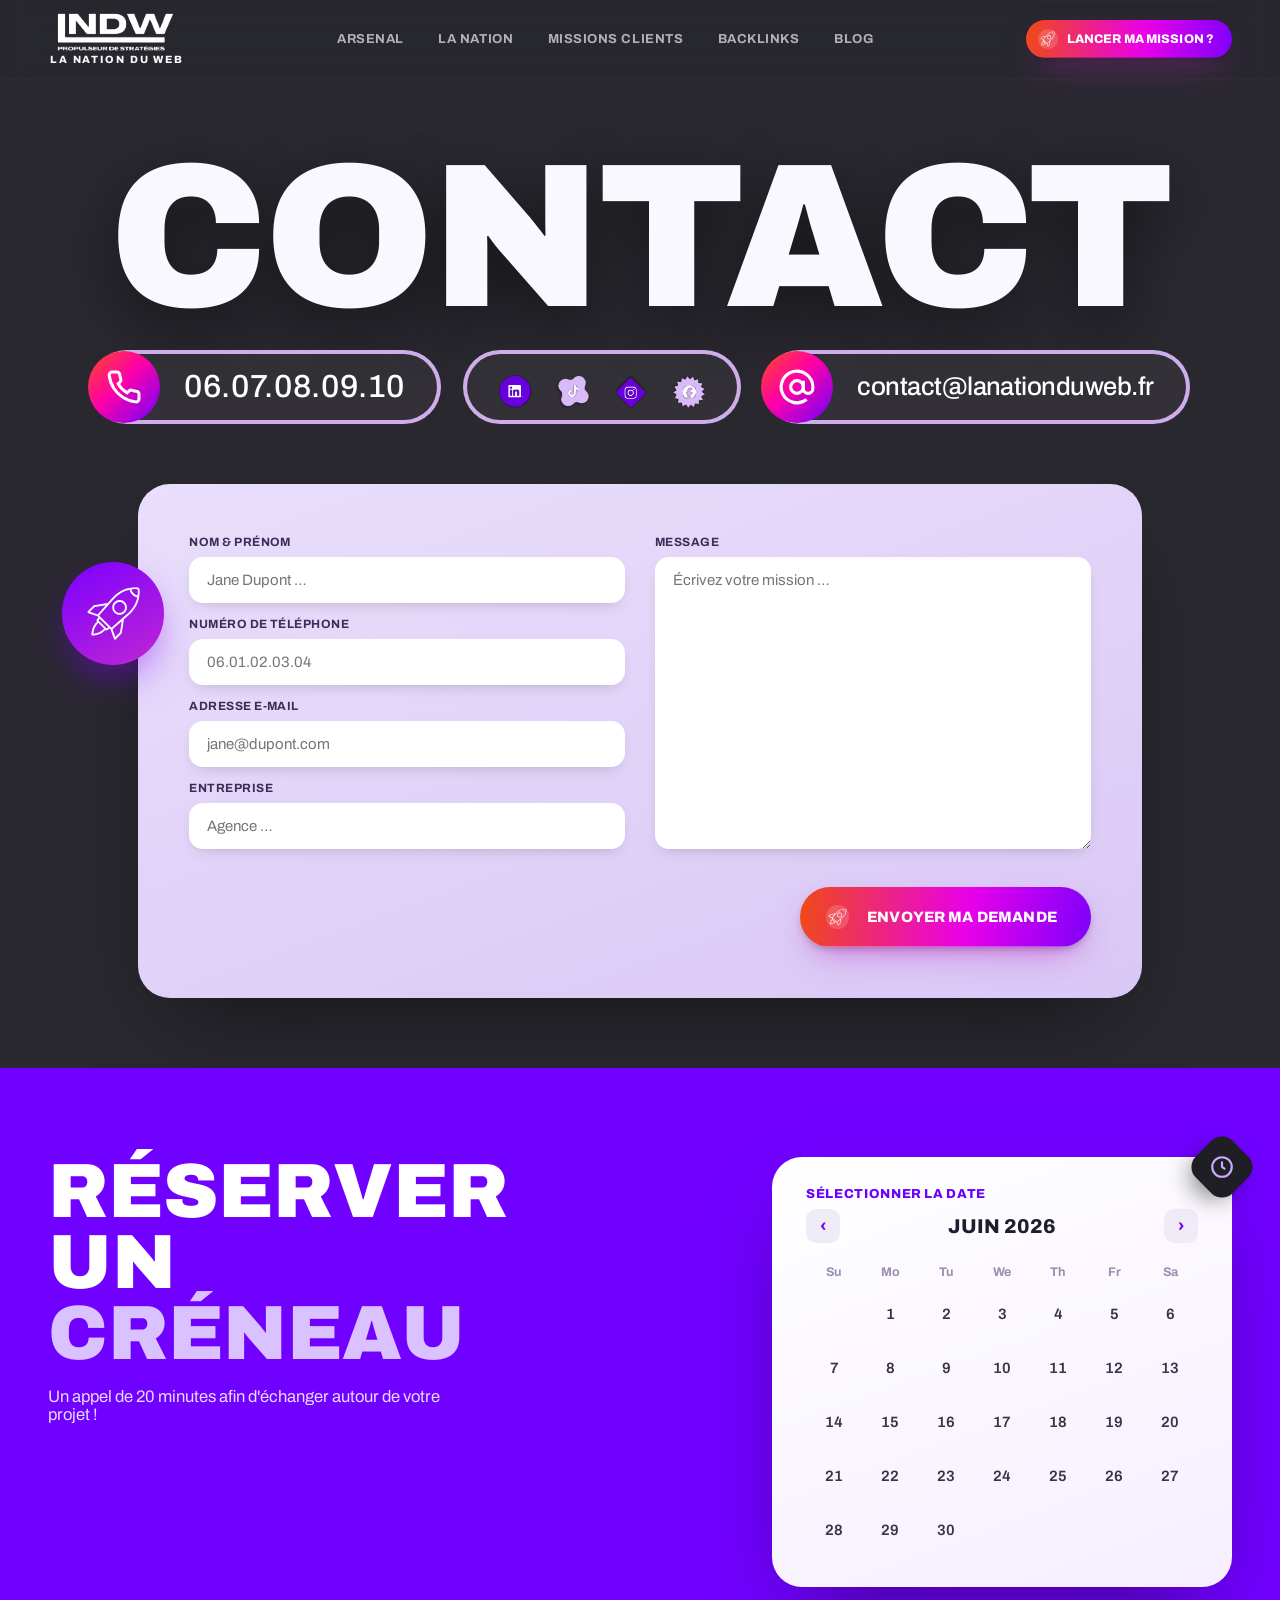
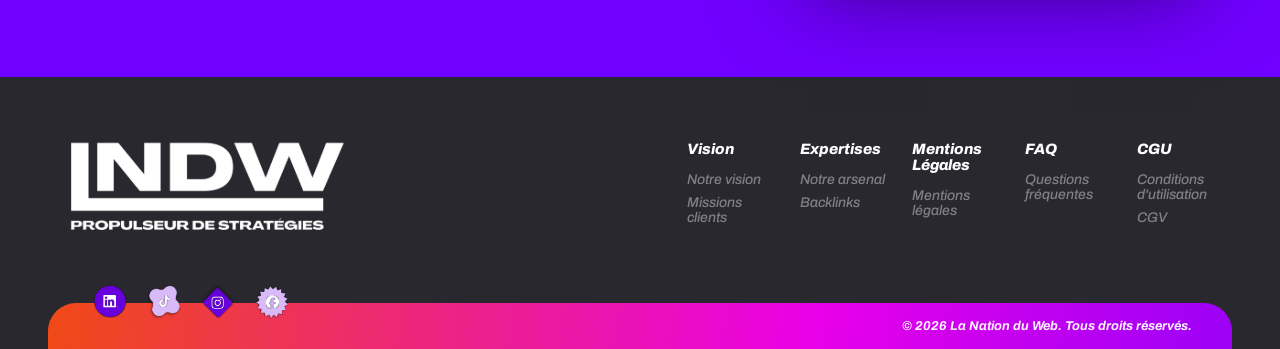
<file: contact.html>
<!DOCTYPE html>
<html lang="fr">
<head>
<meta charset="UTF-8">
<meta name="viewport" content="width=device-width, initial-scale=1">
<title>Contact | La Nation du Web</title>
<meta name="description" content="Contactez La Nation du Web — appel découverte, formulaire et réservation de créneau.">
<link rel="stylesheet" href="css/base.css">
<link rel="stylesheet" href="css/sections.css">
<link rel="stylesheet" href="css/pages.css">
<link rel="stylesheet" href="css/contact.css">
</head>
<body class="subpage">

<!-- ============================ HEADER ============================ -->
<header class="site-header" data-screen-label="Header">
  <div class="wrap header-inner">
    <a class="brand" href="index.html#top" aria-label="La Nation du Web">
      <img src="assets/logos/lndw-logo-white.svg" alt="LNDW — La Nation du Web">
      <span class="brand-base">LA NATION DU WEB</span>
    </a>
    <nav class="main-nav">
      <a href="arsenal.html">ARSENAL</a>
      <a href="la-nation.html">LA NATION</a>
      <a href="missions-clients.html">MISSIONS CLIENTS</a>
      <a href="backlinks.html">BACKLINKS</a>
      <a href="blog.html">BLOG</a>
    </nav>
    <div class="header-cta">
      <a class="btn-mission" href="contact.html">
        <span class="rk"><img src="assets/icons/icon-rocket-line.svg" alt=""></span>
        <span>Lancer ma mission ?</span>
      </a>
    </div>
    <button class="nav-toggle" aria-label="Menu"><span></span></button>
  </div>
</header>

<main>
<!-- ============================ HERO ============================ -->
<section class="contact-hero">
  <div class="wrap">
    <h1 class="page-title">Contact</h1>
    <div class="contact-info-row">
      <a class="contact-chip contact-phone-chip" href="tel:0607080910">
        <span class="contact-phone-icon"><svg viewBox="0 0 24 24" aria-hidden="true"><path d="M22 16.92v3a2 2 0 0 1-2.18 2 19.79 19.79 0 0 1-8.63-3.07 19.5 19.5 0 0 1-6-6 19.79 19.79 0 0 1-3.07-8.67A2 2 0 0 1 4.11 2h3a2 2 0 0 1 2 1.72c.13.96.36 1.9.7 2.81a2 2 0 0 1-.45 2.11L8.09 9.91a16 16 0 0 0 6 6l1.27-1.27a2 2 0 0 1 2.11-.45c.91.34 1.85.57 2.81.7A2 2 0 0 1 22 16.92z"/></svg></span>
        <span class="contact-phone-text">06.07.08.09.10</span>
      </a>

      <div class="contact-chip contact-social-pill">
        <a class="contact-social-link fsoc fsoc--li" href="#" aria-label="LinkedIn"></a>
        <a class="contact-social-link fsoc fsoc--tt" href="#" aria-label="TikTok"></a>
        <a class="contact-social-link fsoc fsoc--ig" href="#" aria-label="Instagram"></a>
        <a class="contact-social-link fsoc fsoc--fb" href="#" aria-label="Facebook"></a>
      </div>

      <a class="contact-chip contact-email-chip" href="mailto:contact@lanationduweb.fr">
        <span class="contact-email-icon"><svg viewBox="0 0 24 24" aria-hidden="true"><circle cx="12" cy="12" r="4"/><path d="M16 8v5a3 3 0 0 0 6 0v-1a10 10 0 1 0-3.92 7.94"/></svg></span>
        <span class="contact-email-text">contact@lanationduweb.fr</span>
      </a>
    </div>
  </div>
</section>

<!-- ============================ FORMULAIRE ============================ -->
<div class="contact-form-wrap">
  <span class="form-rocket" aria-hidden="true">
    <img src="assets/icons/icon-rocket-line.svg" alt="">
  </span>
  <form class="form-card" id="contactForm" novalidate>
    <div class="form-col-left">
      <div class="field"><label for="cf-name">Nom &amp; Prénom</label><input id="cf-name" type="text" placeholder="Jane Dupont …"></div>
      <div class="field"><label for="cf-tel">Numéro de téléphone</label><input id="cf-tel" type="tel" placeholder="06.01.02.03.04"></div>
      <div class="field"><label for="cf-mail">Adresse e-mail</label><input id="cf-mail" type="email" placeholder="jane@dupont.com"></div>
      <div class="field"><label for="cf-cie">Entreprise</label><input id="cf-cie" type="text" placeholder="Agence …"></div>
    </div>
    <div class="form-col-right">
      <div class="field" style="flex:1"><label for="cf-msg">Message</label><textarea id="cf-msg" placeholder="Écrivez votre mission …"></textarea></div>
    </div>

    <!-- Résumé du créneau réservé (rempli depuis le calendrier) -->
    <div class="booking-summary" id="bookingSummary" aria-live="polite">
      <span class="rk" aria-hidden="true">📅</span>
      <span>Créneau sélectionné : <b id="bookingSummaryText"></b></span>
    </div>

    <div class="form-submit">
      <span class="form-msg" id="formMsg" role="status"></span>
      <button class="btn-mission" type="submit">
        <span class="rk"><img src="assets/icons/icon-rocket-line.svg" alt=""></span>
        <span>Envoyer ma demande</span>
      </button>
    </div>
  </form>
</div>

<!-- ============================ RÉSERVER UN CRÉNEAU ============================ -->
<section class="reserve">
  <div class="wrap reserve-grid">
    <div class="reserve-intro">
      <h2>Réserver un <span>créneau</span></h2>
      <p class="reserve-sub">Un appel de 20 minutes afin d'échanger autour de votre projet&nbsp;!</p>
    </div>

    <!-- Carte UNIQUE extensible : calendrier + colonne horaires (style Cal.com / J. Devaux) -->
    <div class="booking-widget" id="bookingWidget" data-expanded="false">

      <!-- Panneau calendrier -->
      <div class="booking-calendar-panel">
        <div class="clock" aria-hidden="true"><svg viewBox="0 0 24 24" stroke-width="2"><circle cx="12" cy="12" r="9"/><path d="M12 7v5l3 2"/></svg></div>
        <span class="sel">Sélectionner la date</span>
        <div class="booking-calendar-header">
          <button type="button" class="calendar-prev" aria-label="Mois précédent">‹</button>
          <span>JUIN 2026</span>
          <button type="button" class="calendar-next" aria-label="Mois suivant">›</button>
        </div>
        <table id="cal" class="booking-calendar-grid">
          <thead><tr><th>Su</th><th>Mo</th><th>Tu</th><th>We</th><th>Th</th><th>Fr</th><th>Sa</th></tr></thead>
          <tbody>
            <tr><td class="empty"></td><td><button type="button" data-day="1">1</button></td><td><button type="button" data-day="2">2</button></td><td><button type="button" data-day="3">3</button></td><td><button type="button" data-day="4">4</button></td><td><button type="button" data-day="5">5</button></td><td><button type="button" data-day="6">6</button></td></tr>
            <tr><td><button type="button" data-day="7">7</button></td><td><button type="button" data-day="8">8</button></td><td><button type="button" data-day="9">9</button></td><td><button type="button" data-day="10">10</button></td><td><button type="button" data-day="11">11</button></td><td><button type="button" data-day="12">12</button></td><td><button type="button" data-day="13">13</button></td></tr>
            <tr><td><button type="button" data-day="14">14</button></td><td><button type="button" data-day="15">15</button></td><td><button type="button" data-day="16">16</button></td><td><button type="button" data-day="17">17</button></td><td><button type="button" data-day="18">18</button></td><td><button type="button" data-day="19">19</button></td><td><button type="button" data-day="20">20</button></td></tr>
            <tr><td><button type="button" data-day="21">21</button></td><td><button type="button" data-day="22">22</button></td><td><button type="button" data-day="23">23</button></td><td><button type="button" data-day="24">24</button></td><td><button type="button" data-day="25">25</button></td><td><button type="button" data-day="26">26</button></td><td><button type="button" data-day="27">27</button></td></tr>
            <tr><td><button type="button" data-day="28">28</button></td><td><button type="button" data-day="29">29</button></td><td><button type="button" data-day="30">30</button></td><td class="empty"></td><td class="empty"></td><td class="empty"></td><td class="empty"></td></tr>
          </tbody>
        </table>
      </div>

      <!-- Colonne horaires (apparaît dans la MÊME carte au clic sur une date) -->
      <div class="booking-times-panel" id="timesPanel" aria-live="polite">
        <div class="booking-times-inner">
          <h3>Créneaux disponibles</h3>
          <p class="selected-date-label" id="selDate">Choisissez une date</p>
          <div class="time-slots" id="timeSlots">
            <button type="button">09:00</button>
            <button type="button">09:30</button>
            <button type="button">10:00</button>
            <button type="button">10:30</button>
            <button type="button">11:00</button>
            <button type="button">14:00</button>
            <button type="button">14:30</button>
            <button type="button">15:00</button>
            <button type="button">15:30</button>
            <button type="button">16:00</button>
          </div>
          <div class="slot-recap" id="slotRecap"></div>
          <button class="btn-mission confirm-slot" id="confirmSlot" type="button"><span>Confirmer le créneau</span></button>
          <div class="slot-result" id="slotResult"></div>
        </div>
      </div>
    </div>
  </div>
</section>
</main>

<!-- ======================== FOOTER ======================== -->
<footer class="footer">
  <div class="wrap">
    <div class="footer-top">

      <div class="footer-brand">
        <div class="footer-logo">
          <img src="assets/logos/lndw-logo-white.svg" alt="LNDW — La Nation du Web">
        </div>
      </div>

      <div class="footer-cols">
        <div class="footer-col">
          <h4>Vision</h4>
          <a href="index.html#vision">Notre vision</a>
          <a href="missions-clients.html">Missions clients</a>
        </div>
        <div class="footer-col">
          <h4>Expertises</h4>
          <a href="arsenal.html">Notre arsenal</a>
          <a href="backlinks.html">Backlinks</a>
        </div>
        <div class="footer-col">
          <h4>Mentions Légales</h4>
          <a href="mentions-legales.html">Mentions légales</a>
        </div>
        <div class="footer-col">
          <h4>FAQ</h4>
          <a href="la-nation.html#faq">Questions fréquentes</a>
        </div>
        <div class="footer-col">
          <h4>CGU</h4>
          <a href="cgu.html">Conditions d'utilisation</a>
          <a href="cgv.html">CGV</a>
        </div>
      </div>

    </div>
  </div>

  <!-- Barre dégradé + icônes sociales chevauchant le haut de la barre -->
  <div class="wrap footer-bar-section">
    <div class="footer-socials">
      <a class="fsoc fsoc--li" href="#" aria-label="LinkedIn"></a>
      <a class="fsoc fsoc--tt" href="#" aria-label="TikTok"></a>
      <a class="fsoc fsoc--ig" href="#" aria-label="Instagram"></a>
      <a class="fsoc fsoc--fb" href="#" aria-label="Facebook"></a>
    </div>
    <div class="footer-bar">
      <div class="footer-copy">© 2026 La Nation du Web. Tous droits réservés.</div>
    </div>
  </div>

</footer>

<script src="js/contact.js" defer></script>
</body>
</html>
</file>
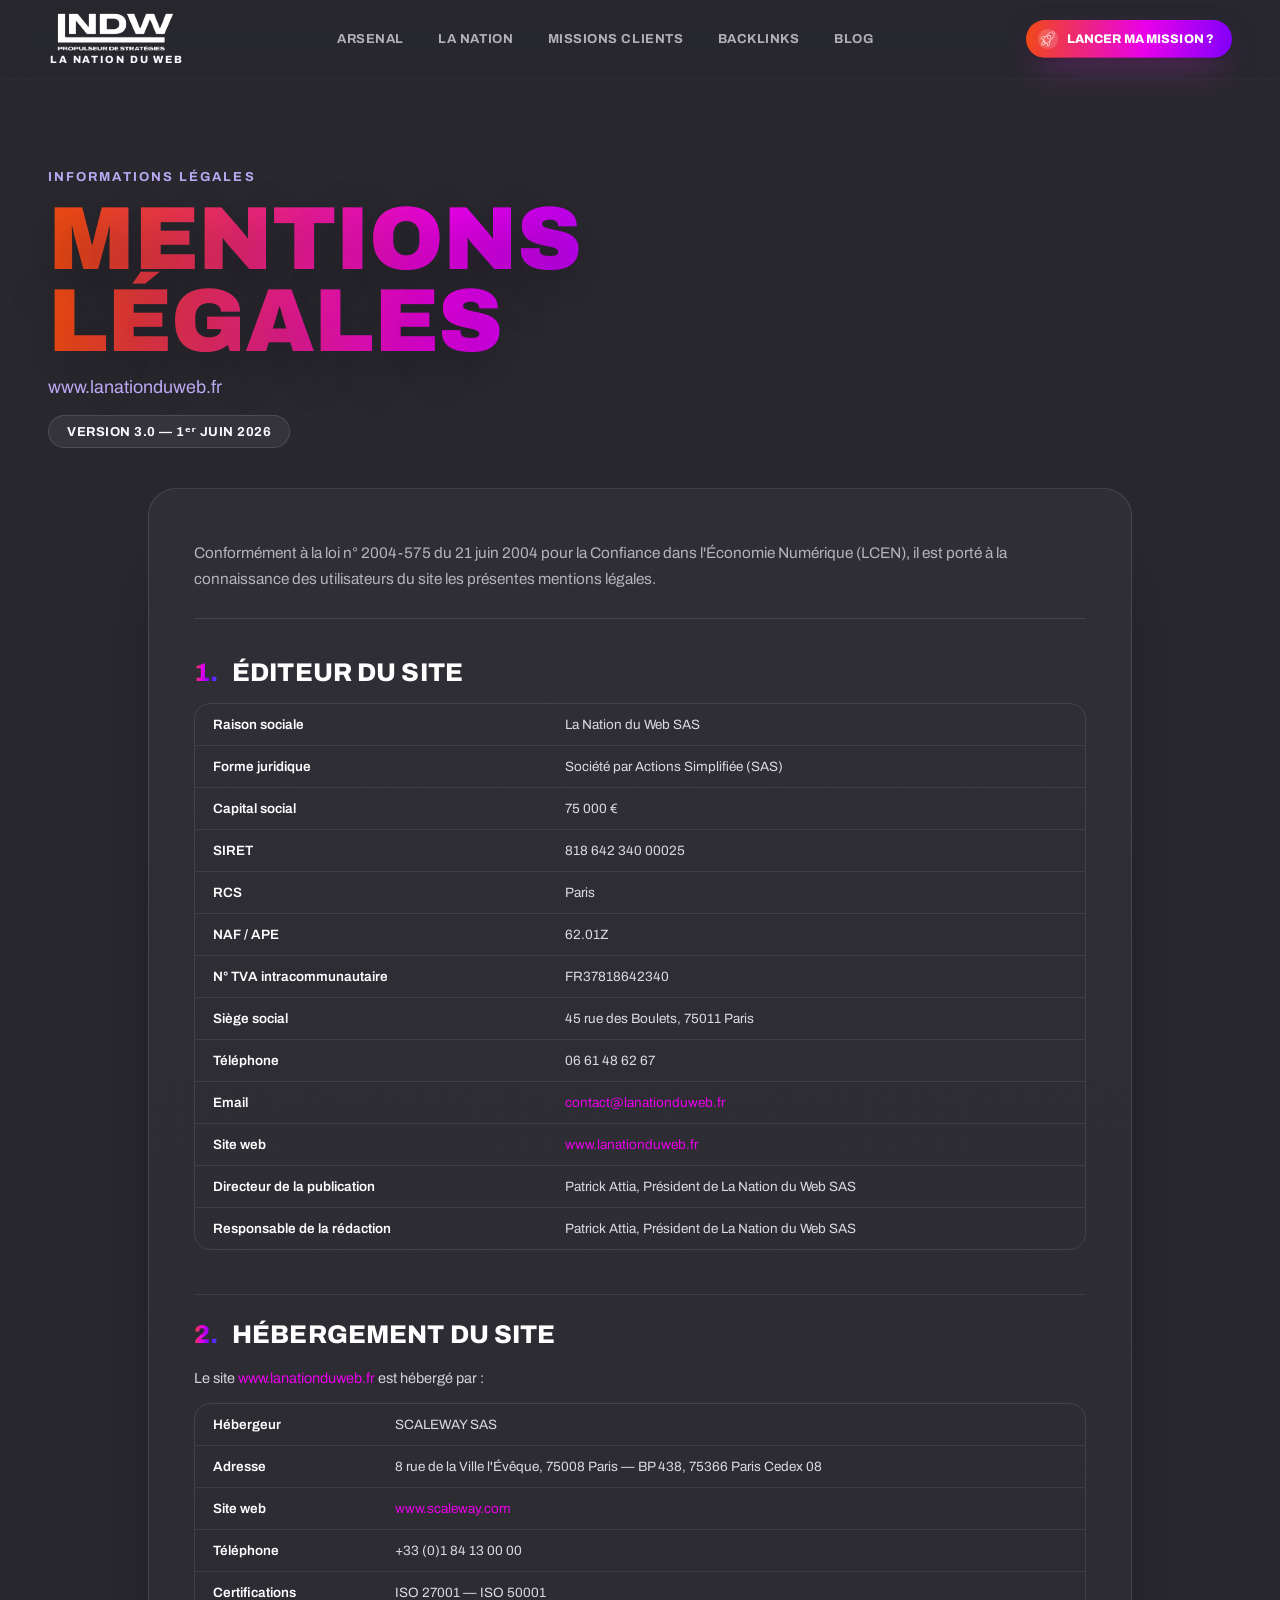
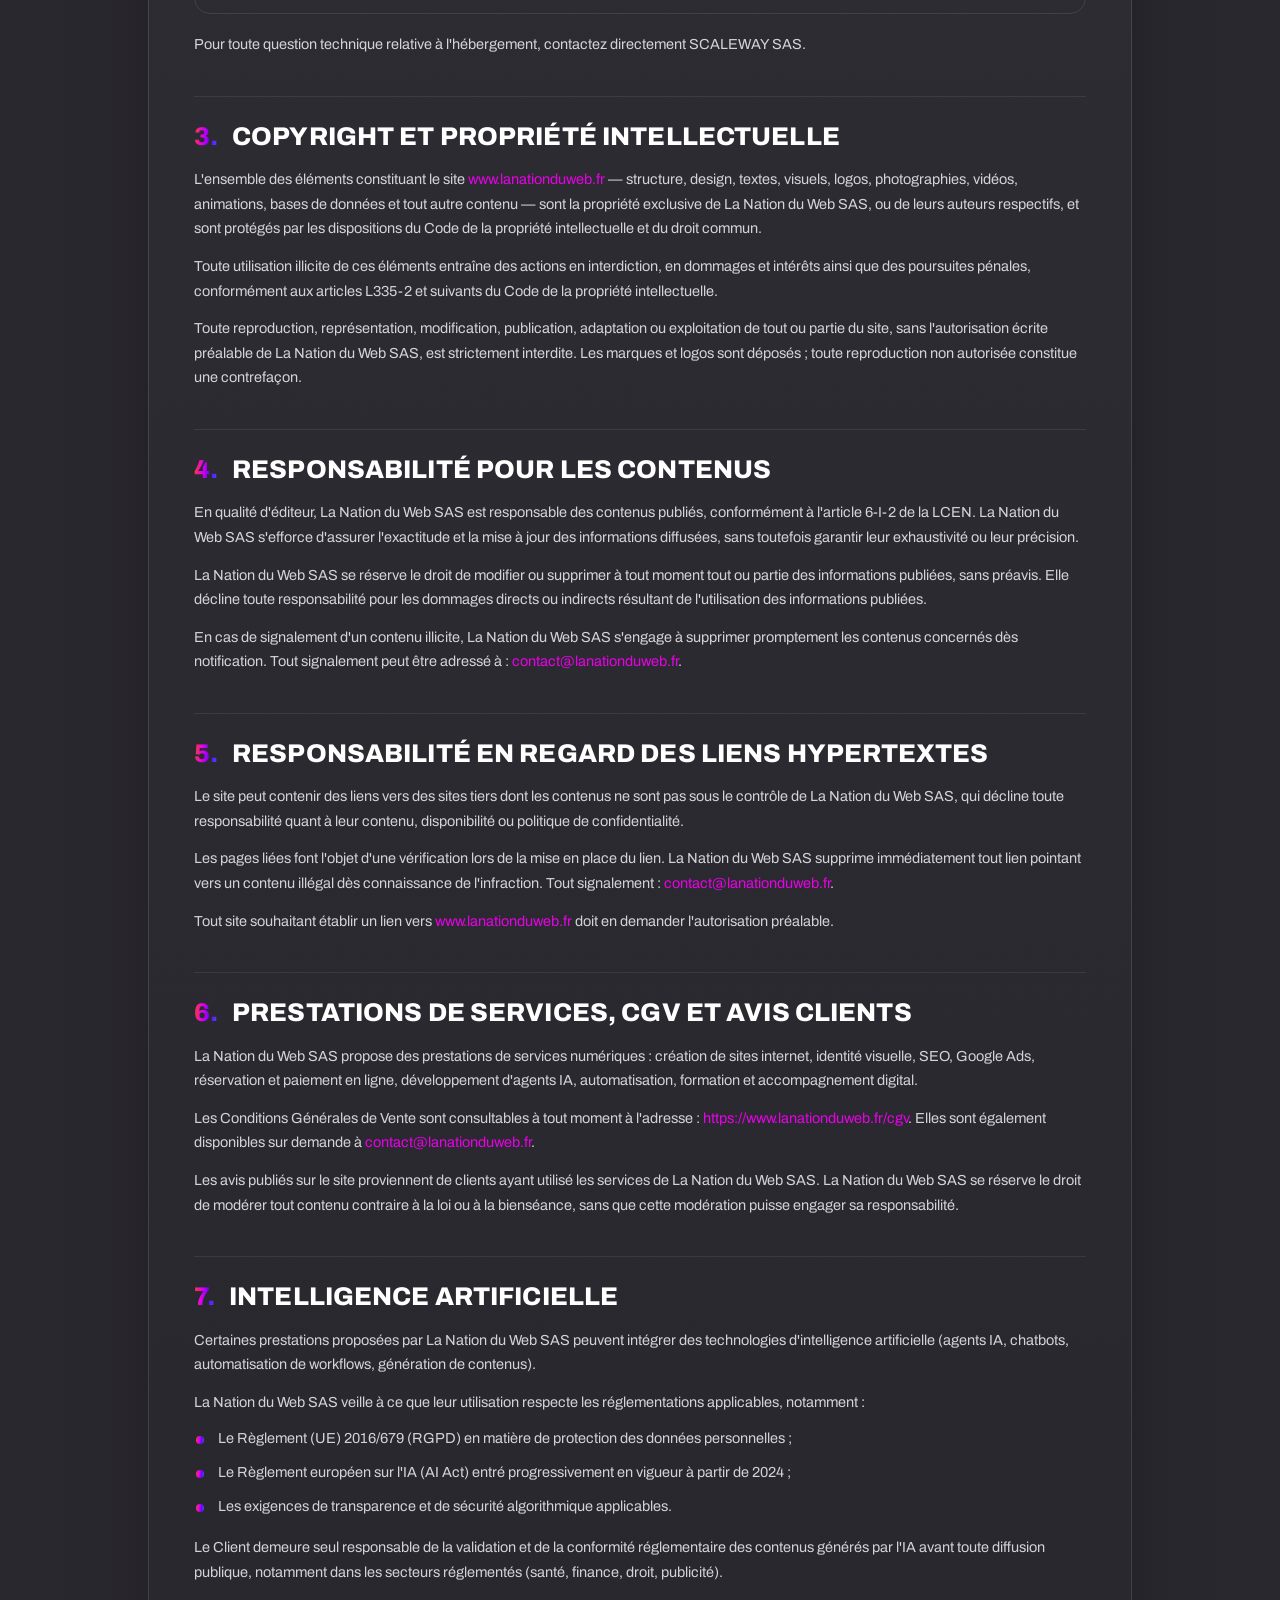
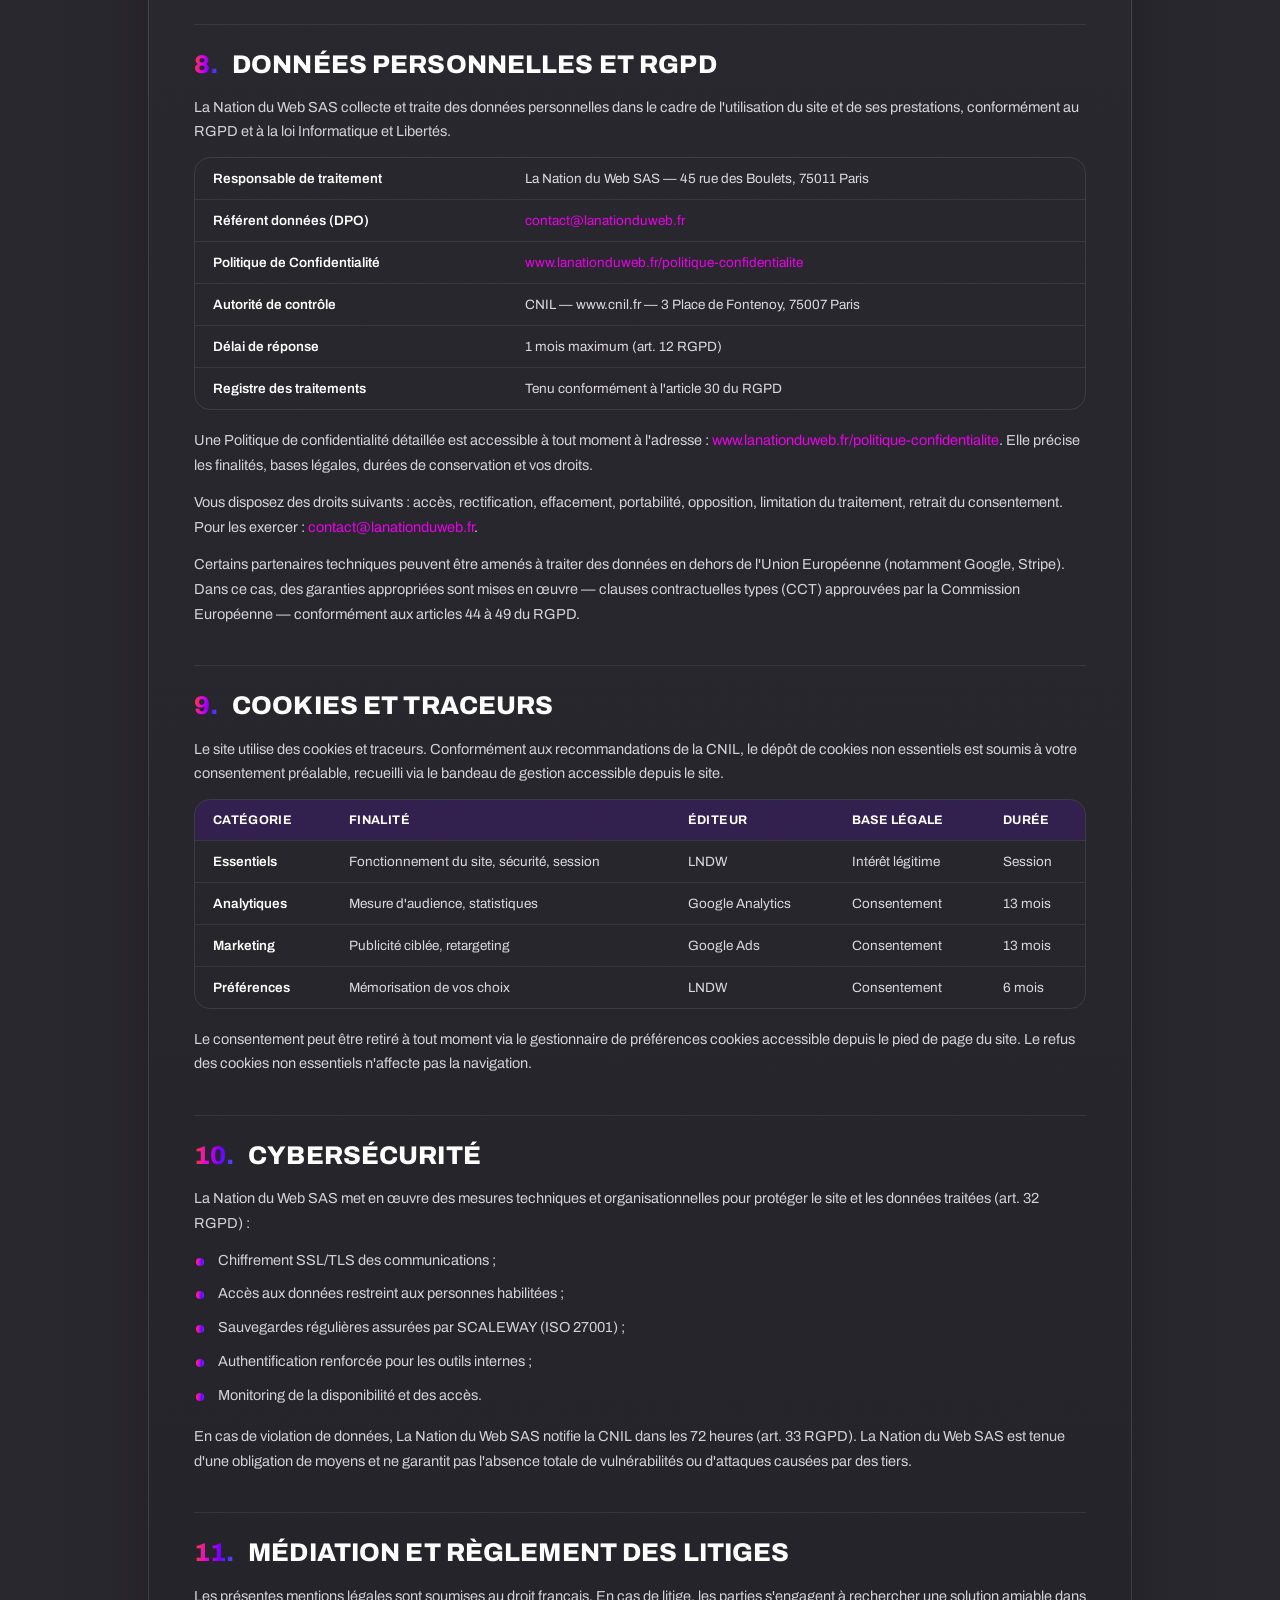
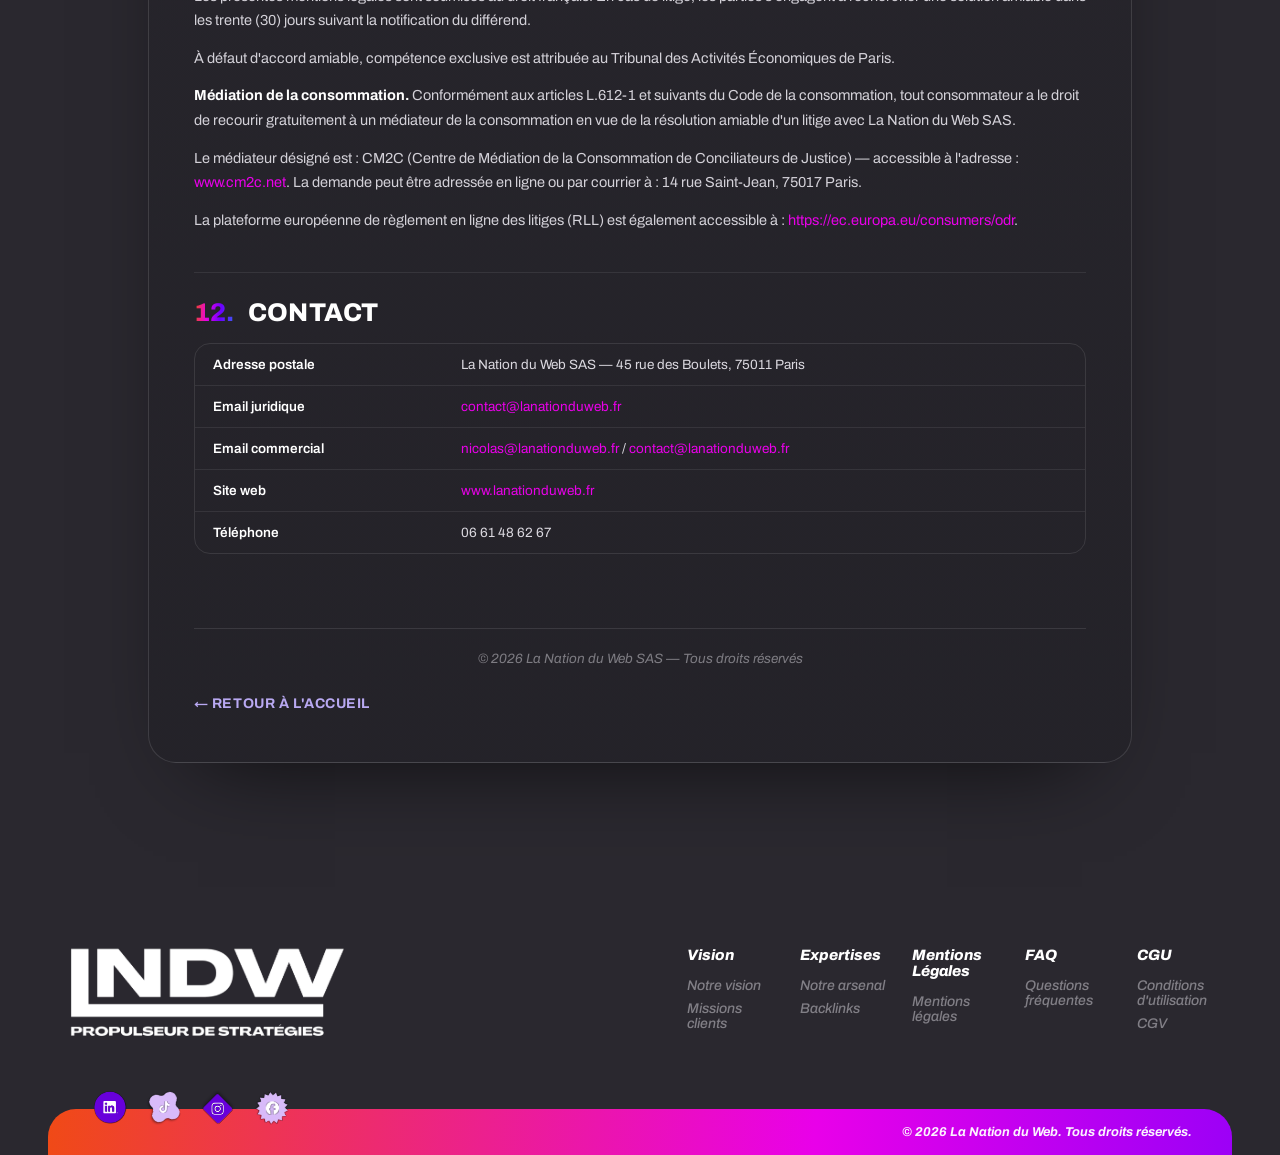
<file: mentions-legales.html>
<!DOCTYPE html>
<html lang="fr">
<head>
<meta charset="UTF-8">
<meta name="viewport" content="width=device-width, initial-scale=1">
<title>Mentions légales | La Nation du Web</title>
<meta name="description" content="Mentions légales de La Nation du Web SAS.">
<link rel="stylesheet" href="css/base.css">
<link rel="stylesheet" href="css/sections.css">
<link rel="stylesheet" href="css/legal.css">
</head>
<body class="legal-page">

<!-- ============================ HEADER ============================ -->
<header class="site-header" data-screen-label="Header">
  <div class="wrap header-inner">
    <a class="brand" href="index.html#top" aria-label="La Nation du Web">
      <img src="assets/logos/lndw-logo-white.svg" alt="LNDW — La Nation du Web">
      <span class="brand-base">LA NATION DU WEB</span>
    </a>
    <nav class="main-nav">
      <a href="index.html#arsenal">ARSENAL</a>
      <a href="index.html#vision">LA NATION</a>
      <a href="index.html#missions">MISSIONS CLIENTS</a>
      <a href="#">BACKLINKS</a>
      <a href="#">BLOG</a>
    </nav>
    <div class="header-cta">
      <a class="btn-mission" href="index.html#mission">
        <span class="rk"><img src="assets/icons/icon-rocket-line.svg" alt=""></span>
        <span>Lancer ma mission ?</span>
      </a>
    </div>
    <button class="nav-toggle" aria-label="Menu"><span></span></button>
  </div>
</header>

<main>
<!-- ============================ HERO ============================ -->
<section class="legal-hero">
  <div class="wrap">
    <p class="legal-eyebrow">Informations légales</p>
    <h1 class="legal-title">Mentions<br>Légales</h1>
    <p class="legal-subtitle"><a href="https://www.lanationduweb.fr">www.lanationduweb.fr</a></p>
    <span class="legal-version">Version 3.0 — 1ᵉʳ juin 2026</span>
  </div>
</section>

<div class="legal-container">
  <div class="legal-card">

    <p class="legal-intro">Conformément à la loi n° 2004-575 du 21 juin 2004 pour la Confiance dans l'Économie Numérique (LCEN), il est porté à la connaissance des utilisateurs du site les présentes mentions légales.</p>

    <!-- 1 -->
    <section class="legal-section">
      <h2 class="legal-section-title"><span class="num">1.</span> Éditeur du site</h2>
      <div class="legal-table-wrap">
        <table class="legal-table">
          <tr><td>Raison sociale</td><td>La Nation du Web SAS</td></tr>
          <tr><td>Forme juridique</td><td>Société par Actions Simplifiée (SAS)</td></tr>
          <tr><td>Capital social</td><td>75 000 €</td></tr>
          <tr><td>SIRET</td><td>818 642 340 00025</td></tr>
          <tr><td>RCS</td><td>Paris</td></tr>
          <tr><td>NAF / APE</td><td>62.01Z</td></tr>
          <tr><td>N° TVA intracommunautaire</td><td>FR37818642340</td></tr>
          <tr><td>Siège social</td><td>45 rue des Boulets, 75011 Paris</td></tr>
          <tr><td>Téléphone</td><td>06 61 48 62 67</td></tr>
          <tr><td>Email</td><td><a href="mailto:contact@lanationduweb.fr">contact@lanationduweb.fr</a></td></tr>
          <tr><td>Site web</td><td><a href="https://www.lanationduweb.fr">www.lanationduweb.fr</a></td></tr>
          <tr><td>Directeur de la publication</td><td>Patrick Attia, Président de La Nation du Web SAS</td></tr>
          <tr><td>Responsable de la rédaction</td><td>Patrick Attia, Président de La Nation du Web SAS</td></tr>
        </table>
      </div>
    </section>

    <!-- 2 -->
    <section class="legal-section">
      <h2 class="legal-section-title"><span class="num">2.</span> Hébergement du site</h2>
      <p>Le site <a href="https://www.lanationduweb.fr">www.lanationduweb.fr</a> est hébergé par :</p>
      <div class="legal-table-wrap">
        <table class="legal-table">
          <tr><td>Hébergeur</td><td>SCALEWAY SAS</td></tr>
          <tr><td>Adresse</td><td>8 rue de la Ville l'Évêque, 75008 Paris — BP 438, 75366 Paris Cedex 08</td></tr>
          <tr><td>Site web</td><td><a href="https://www.scaleway.com">www.scaleway.com</a></td></tr>
          <tr><td>Téléphone</td><td>+33 (0)1 84 13 00 00</td></tr>
          <tr><td>Certifications</td><td>ISO 27001 — ISO 50001</td></tr>
        </table>
      </div>
      <p>Pour toute question technique relative à l'hébergement, contactez directement SCALEWAY SAS.</p>
    </section>

    <!-- 3 -->
    <section class="legal-section">
      <h2 class="legal-section-title"><span class="num">3.</span> Copyright et propriété intellectuelle</h2>
      <p>L'ensemble des éléments constituant le site <a href="https://www.lanationduweb.fr">www.lanationduweb.fr</a> — structure, design, textes, visuels, logos, photographies, vidéos, animations, bases de données et tout autre contenu — sont la propriété exclusive de La Nation du Web SAS, ou de leurs auteurs respectifs, et sont protégés par les dispositions du Code de la propriété intellectuelle et du droit commun.</p>
      <p>Toute utilisation illicite de ces éléments entraîne des actions en interdiction, en dommages et intérêts ainsi que des poursuites pénales, conformément aux articles L335-2 et suivants du Code de la propriété intellectuelle.</p>
      <p>Toute reproduction, représentation, modification, publication, adaptation ou exploitation de tout ou partie du site, sans l'autorisation écrite préalable de La Nation du Web SAS, est strictement interdite. Les marques et logos sont déposés ; toute reproduction non autorisée constitue une contrefaçon.</p>
    </section>

    <!-- 4 -->
    <section class="legal-section">
      <h2 class="legal-section-title"><span class="num">4.</span> Responsabilité pour les contenus</h2>
      <p>En qualité d'éditeur, La Nation du Web SAS est responsable des contenus publiés, conformément à l'article 6-I-2 de la LCEN. La Nation du Web SAS s'efforce d'assurer l'exactitude et la mise à jour des informations diffusées, sans toutefois garantir leur exhaustivité ou leur précision.</p>
      <p>La Nation du Web SAS se réserve le droit de modifier ou supprimer à tout moment tout ou partie des informations publiées, sans préavis. Elle décline toute responsabilité pour les dommages directs ou indirects résultant de l'utilisation des informations publiées.</p>
      <p>En cas de signalement d'un contenu illicite, La Nation du Web SAS s'engage à supprimer promptement les contenus concernés dès notification. Tout signalement peut être adressé à : <a href="mailto:contact@lanationduweb.fr">contact@lanationduweb.fr</a>.</p>
    </section>

    <!-- 5 -->
    <section class="legal-section">
      <h2 class="legal-section-title"><span class="num">5.</span> Responsabilité en regard des liens hypertextes</h2>
      <p>Le site peut contenir des liens vers des sites tiers dont les contenus ne sont pas sous le contrôle de La Nation du Web SAS, qui décline toute responsabilité quant à leur contenu, disponibilité ou politique de confidentialité.</p>
      <p>Les pages liées font l'objet d'une vérification lors de la mise en place du lien. La Nation du Web SAS supprime immédiatement tout lien pointant vers un contenu illégal dès connaissance de l'infraction. Tout signalement : <a href="mailto:contact@lanationduweb.fr">contact@lanationduweb.fr</a>.</p>
      <p>Tout site souhaitant établir un lien vers <a href="https://www.lanationduweb.fr">www.lanationduweb.fr</a> doit en demander l'autorisation préalable.</p>
    </section>

    <!-- 6 -->
    <section class="legal-section">
      <h2 class="legal-section-title"><span class="num">6.</span> Prestations de services, CGV et avis clients</h2>
      <p>La Nation du Web SAS propose des prestations de services numériques : création de sites internet, identité visuelle, SEO, Google Ads, réservation et paiement en ligne, développement d'agents IA, automatisation, formation et accompagnement digital.</p>
      <p>Les Conditions Générales de Vente sont consultables à tout moment à l'adresse : <a href="cgv.html">https://www.lanationduweb.fr/cgv</a>. Elles sont également disponibles sur demande à <a href="mailto:contact@lanationduweb.fr">contact@lanationduweb.fr</a>.</p>
      <p>Les avis publiés sur le site proviennent de clients ayant utilisé les services de La Nation du Web SAS. La Nation du Web SAS se réserve le droit de modérer tout contenu contraire à la loi ou à la bienséance, sans que cette modération puisse engager sa responsabilité.</p>
    </section>

    <!-- 7 -->
    <section class="legal-section">
      <h2 class="legal-section-title"><span class="num">7.</span> Intelligence artificielle</h2>
      <p>Certaines prestations proposées par La Nation du Web SAS peuvent intégrer des technologies d'intelligence artificielle (agents IA, chatbots, automatisation de workflows, génération de contenus).</p>
      <p>La Nation du Web SAS veille à ce que leur utilisation respecte les réglementations applicables, notamment :</p>
      <ul>
        <li>Le Règlement (UE) 2016/679 (RGPD) en matière de protection des données personnelles ;</li>
        <li>Le Règlement européen sur l'IA (AI Act) entré progressivement en vigueur à partir de 2024 ;</li>
        <li>Les exigences de transparence et de sécurité algorithmique applicables.</li>
      </ul>
      <p>Le Client demeure seul responsable de la validation et de la conformité réglementaire des contenus générés par l'IA avant toute diffusion publique, notamment dans les secteurs réglementés (santé, finance, droit, publicité).</p>
    </section>

    <!-- 8 -->
    <section class="legal-section">
      <h2 class="legal-section-title"><span class="num">8.</span> Données personnelles et RGPD</h2>
      <p>La Nation du Web SAS collecte et traite des données personnelles dans le cadre de l'utilisation du site et de ses prestations, conformément au RGPD et à la loi Informatique et Libertés.</p>
      <div class="legal-table-wrap">
        <table class="legal-table">
          <tr><td>Responsable de traitement</td><td>La Nation du Web SAS — 45 rue des Boulets, 75011 Paris</td></tr>
          <tr><td>Référent données (DPO)</td><td><a href="mailto:contact@lanationduweb.fr">contact@lanationduweb.fr</a></td></tr>
          <tr><td>Politique de Confidentialité</td><td><a href="https://www.lanationduweb.fr/politique-confidentialite">www.lanationduweb.fr/politique-confidentialite</a></td></tr>
          <tr><td>Autorité de contrôle</td><td>CNIL — www.cnil.fr — 3 Place de Fontenoy, 75007 Paris</td></tr>
          <tr><td>Délai de réponse</td><td>1 mois maximum (art. 12 RGPD)</td></tr>
          <tr><td>Registre des traitements</td><td>Tenu conformément à l'article 30 du RGPD</td></tr>
        </table>
      </div>
      <p>Une Politique de confidentialité détaillée est accessible à tout moment à l'adresse : <a href="https://www.lanationduweb.fr/politique-confidentialite">www.lanationduweb.fr/politique-confidentialite</a>. Elle précise les finalités, bases légales, durées de conservation et vos droits.</p>
      <p>Vous disposez des droits suivants : accès, rectification, effacement, portabilité, opposition, limitation du traitement, retrait du consentement. Pour les exercer : <a href="mailto:contact@lanationduweb.fr">contact@lanationduweb.fr</a>.</p>
      <p>Certains partenaires techniques peuvent être amenés à traiter des données en dehors de l'Union Européenne (notamment Google, Stripe). Dans ce cas, des garanties appropriées sont mises en œuvre — clauses contractuelles types (CCT) approuvées par la Commission Européenne — conformément aux articles 44 à 49 du RGPD.</p>
    </section>

    <!-- 9 -->
    <section class="legal-section">
      <h2 class="legal-section-title"><span class="num">9.</span> Cookies et traceurs</h2>
      <p>Le site utilise des cookies et traceurs. Conformément aux recommandations de la CNIL, le dépôt de cookies non essentiels est soumis à votre consentement préalable, recueilli via le bandeau de gestion accessible depuis le site.</p>
      <div class="legal-table-wrap">
        <table class="legal-table cols">
          <thead>
            <tr><th>Catégorie</th><th>Finalité</th><th>Éditeur</th><th>Base légale</th><th>Durée</th></tr>
          </thead>
          <tbody>
            <tr><td>Essentiels</td><td>Fonctionnement du site, sécurité, session</td><td>LNDW</td><td>Intérêt légitime</td><td>Session</td></tr>
            <tr><td>Analytiques</td><td>Mesure d'audience, statistiques</td><td>Google Analytics</td><td>Consentement</td><td>13 mois</td></tr>
            <tr><td>Marketing</td><td>Publicité ciblée, retargeting</td><td>Google Ads</td><td>Consentement</td><td>13 mois</td></tr>
            <tr><td>Préférences</td><td>Mémorisation de vos choix</td><td>LNDW</td><td>Consentement</td><td>6 mois</td></tr>
          </tbody>
        </table>
      </div>
      <p>Le consentement peut être retiré à tout moment via le gestionnaire de préférences cookies accessible depuis le pied de page du site. Le refus des cookies non essentiels n'affecte pas la navigation.</p>
    </section>

    <!-- 10 -->
    <section class="legal-section">
      <h2 class="legal-section-title"><span class="num">10.</span> Cybersécurité</h2>
      <p>La Nation du Web SAS met en œuvre des mesures techniques et organisationnelles pour protéger le site et les données traitées (art. 32 RGPD) :</p>
      <ul>
        <li>Chiffrement SSL/TLS des communications ;</li>
        <li>Accès aux données restreint aux personnes habilitées ;</li>
        <li>Sauvegardes régulières assurées par SCALEWAY (ISO 27001) ;</li>
        <li>Authentification renforcée pour les outils internes ;</li>
        <li>Monitoring de la disponibilité et des accès.</li>
      </ul>
      <p>En cas de violation de données, La Nation du Web SAS notifie la CNIL dans les 72 heures (art. 33 RGPD). La Nation du Web SAS est tenue d'une obligation de moyens et ne garantit pas l'absence totale de vulnérabilités ou d'attaques causées par des tiers.</p>
    </section>

    <!-- 11 -->
    <section class="legal-section">
      <h2 class="legal-section-title"><span class="num">11.</span> Médiation et règlement des litiges</h2>
      <p>Les présentes mentions légales sont soumises au droit français. En cas de litige, les parties s'engagent à rechercher une solution amiable dans les trente (30) jours suivant la notification du différend.</p>
      <p>À défaut d'accord amiable, compétence exclusive est attribuée au Tribunal des Activités Économiques de Paris.</p>
      <p><strong>Médiation de la consommation.</strong> Conformément aux articles L.612-1 et suivants du Code de la consommation, tout consommateur a le droit de recourir gratuitement à un médiateur de la consommation en vue de la résolution amiable d'un litige avec La Nation du Web SAS.</p>
      <p>Le médiateur désigné est : CM2C (Centre de Médiation de la Consommation de Conciliateurs de Justice) — accessible à l'adresse : <a href="https://www.cm2c.net">www.cm2c.net</a>. La demande peut être adressée en ligne ou par courrier à : 14 rue Saint-Jean, 75017 Paris.</p>
      <p>La plateforme européenne de règlement en ligne des litiges (RLL) est également accessible à : <a href="https://ec.europa.eu/consumers/odr">https://ec.europa.eu/consumers/odr</a>.</p>
    </section>

    <!-- 12 -->
    <section class="legal-section">
      <h2 class="legal-section-title"><span class="num">12.</span> Contact</h2>
      <div class="legal-table-wrap">
        <table class="legal-table">
          <tr><td>Adresse postale</td><td>La Nation du Web SAS — 45 rue des Boulets, 75011 Paris</td></tr>
          <tr><td>Email juridique</td><td><a href="mailto:contact@lanationduweb.fr">contact@lanationduweb.fr</a></td></tr>
          <tr><td>Email commercial</td><td><a href="mailto:nicolas@lanationduweb.fr">nicolas@lanationduweb.fr</a> / <a href="mailto:contact@lanationduweb.fr">contact@lanationduweb.fr</a></td></tr>
          <tr><td>Site web</td><td><a href="https://www.lanationduweb.fr">www.lanationduweb.fr</a></td></tr>
          <tr><td>Téléphone</td><td>06 61 48 62 67</td></tr>
        </table>
      </div>
    </section>

    <p class="legal-footer-note">© 2026 La Nation du Web SAS — Tous droits réservés</p>
    <a class="legal-back" href="index.html#top">← Retour à l'accueil</a>

  </div>
</div>
</main>

<!-- ======================== FOOTER ======================== -->
<footer class="footer">
  <div class="wrap">
    <div class="footer-top">

      <div class="footer-brand">
        <div class="footer-logo">
          <img src="assets/logos/lndw-logo-white.svg" alt="LNDW — La Nation du Web">
        </div>
      </div>

      <div class="footer-cols">
        <div class="footer-col">
          <h4>Vision</h4>
          <a href="index.html#vision">Notre vision</a>
          <a href="missions-clients.html">Missions clients</a>
        </div>
        <div class="footer-col">
          <h4>Expertises</h4>
          <a href="arsenal.html">Notre arsenal</a>
          <a href="backlinks.html">Backlinks</a>
        </div>
        <div class="footer-col">
          <h4>Mentions Légales</h4>
          <a href="mentions-legales.html">Mentions légales</a>
        </div>
        <div class="footer-col">
          <h4>FAQ</h4>
          <a href="la-nation.html#faq">Questions fréquentes</a>
        </div>
        <div class="footer-col">
          <h4>CGU</h4>
          <a href="cgu.html">Conditions d'utilisation</a>
          <a href="cgv.html">CGV</a>
        </div>
      </div>

    </div>
  </div>

  <!-- Barre dégradé + icônes sociales chevauchant le haut de la barre -->
  <div class="wrap footer-bar-section">
    <div class="footer-socials">
      <a class="fsoc fsoc--li" href="#" aria-label="LinkedIn"></a>
      <a class="fsoc fsoc--tt" href="#" aria-label="TikTok"></a>
      <a class="fsoc fsoc--ig" href="#" aria-label="Instagram"></a>
      <a class="fsoc fsoc--fb" href="#" aria-label="Facebook"></a>
    </div>
    <div class="footer-bar">
      <div class="footer-copy">© 2026 La Nation du Web. Tous droits réservés.</div>
    </div>
  </div>

</footer>

<script src="js/global.js" defer></script>
</body>
</html>
</file>
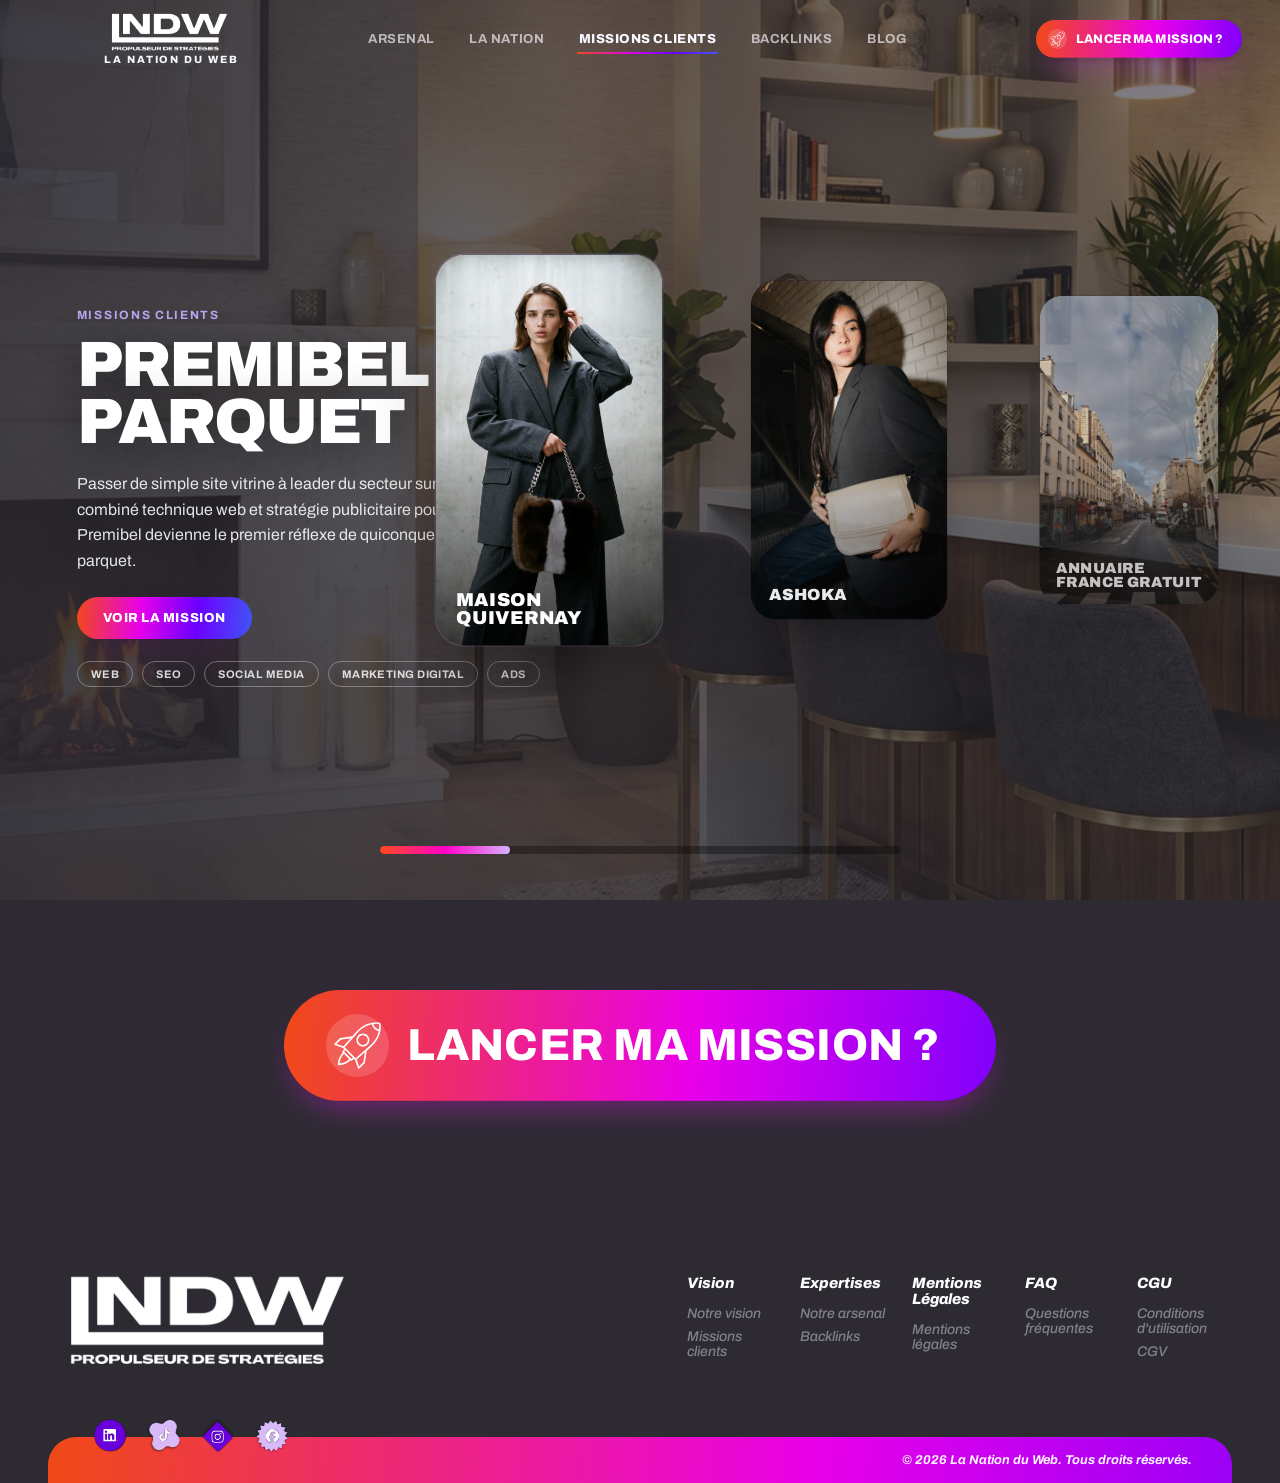
<file: missions-clients.html>
<!DOCTYPE html>
<html lang="fr">
<head>
<meta charset="UTF-8">
<meta name="viewport" content="width=device-width, initial-scale=1">
<meta http-equiv="Cache-Control" content="no-cache, no-store, must-revalidate">
<meta http-equiv="Pragma" content="no-cache">
<meta http-equiv="Expires" content="0">
<title>Missions Clients | La Nation du Web</title>
<meta name="description" content="Découvrez les missions clients réalisées par La Nation du Web — Premibel Parquet, Maison Quivernay, Ashoka, Annuaire Français.">
<link rel="stylesheet" href="css/base.css">
<link rel="stylesheet" href="css/sections.css">
<link rel="stylesheet" href="css/pages.css">
<link rel="stylesheet" href="css/missions-clients.css?v=2">
<script>
/* Filet de secours images : si servi depuis lndw-code (5501), ../LNDW SITE/... renvoie 404
   → bascule sur le miroir local assets/... (mêmes chemins). */
(function(){
  function swap(el,attr){ if(el.dataset.fb) return; var s=el.getAttribute(attr)||'';
    var m=s.match(/LNDW(?:%20| )SITE\/image\/assets\/(.*)$/); if(m){el.dataset.fb='1';el.setAttribute(attr,'assets/'+m[1]);} }
  document.addEventListener('error',function(e){var t=e.target;if(t&&t.tagName==='IMG')swap(t,'src');},true);
})();
</script>
</head>
<body class="subpage mc-page">

<!-- ============================ HEADER ============================ -->
<header class="site-header" data-screen-label="Header">
  <div class="wrap header-inner">
    <a class="brand" href="index.html#top" aria-label="La Nation du Web">
      <img src="assets/logos/lndw-logo-white.svg" alt="LNDW — La Nation du Web">
      <span class="brand-base">LA NATION DU WEB</span>
    </a>
    <nav class="main-nav">
      <a href="arsenal.html">ARSENAL</a>
      <a href="la-nation.html">LA NATION</a>
      <a href="missions-clients.html" class="active" aria-current="page">MISSIONS CLIENTS</a>
      <a href="backlinks.html">BACKLINKS</a>
      <a href="blog.html">BLOG</a>
    </nav>
    <div class="header-cta">
      <a class="btn-mission" href="contact.html">
        <span class="rk"><img src="assets/icons/icon-rocket-line.svg" alt=""></span>
        <span>Lancer ma mission ?</span>
      </a>
    </div>
    <button class="nav-toggle" aria-label="Menu"><span></span></button>
  </div>
</header>

<main class="missions-page">

  <!-- ============================ SHOWCASE PROJETS (1 écran — molette + clic) ============================ -->
  <section class="missions-showcase" id="mcShowcase">

    <!-- fond dynamique (couches une par projet, fondu doux ; rempli par le JS) -->
    <div class="missions-bg" id="missionBg" aria-hidden="true"></div>
    <!-- overlay sombre : géré par .missions-showcase::after (CSS) -->

    <!-- contenu au-dessus du fond -->
    <div class="missions-content">

      <!-- ── GAUCHE : contenu du projet actif ── -->
      <div class="missions-copy">
        <span class="mc-eyebrow">Missions Clients</span>
        <h1 class="mc-title" id="missionTitle">PREMIBEL<br>PARQUET</h1>
        <p class="mc-desc" id="missionDescription"></p>
        <a class="btn-pill mission-button" id="missionButton" href="single-project.html?project=premibel-parquet">VOIR LA MISSION</a>
        <div class="chip-row mc-tags" id="missionTags"></div>
      </div>

      <!-- ── DROITE : cartes projets (remplies par le JS, molette + clic) ── -->
      <div class="missions-cards" id="missionCards"></div>

    </div>

    <!-- barre de progression -->
    <div class="missions-progress" aria-hidden="true"><span id="mcProgress"></span></div>

  </section>

  <!-- ============================ CTA FINAL ============================ -->
  <section class="cta-final-band">
    <a class="btn-mission btn-mission--big" href="contact.html">
      <span class="rk"><img src="assets/icons/icon-rocket-line.svg" alt=""></span>
      <span>LANCER MA MISSION ?</span>
    </a>
  </section>

</main>

<!-- ============================ FOOTER ============================ -->
<footer class="footer">
  <div class="wrap">
    <div class="footer-top">
      <div class="footer-brand">
        <div class="footer-logo"><img src="assets/logos/lndw-logo-white.svg" alt="LNDW — La Nation du Web"></div>
      </div>
      <div class="footer-cols">
        <div class="footer-col"><h4>Vision</h4><a href="index.html#vision">Notre vision</a><a href="missions-clients.html">Missions clients</a></div>
        <div class="footer-col"><h4>Expertises</h4><a href="arsenal.html">Notre arsenal</a><a href="backlinks.html">Backlinks</a></div>
        <div class="footer-col"><h4>Mentions Légales</h4><a href="mentions-legales.html">Mentions légales</a></div>
        <div class="footer-col"><h4>FAQ</h4><a href="la-nation.html#faq">Questions fréquentes</a></div>
        <div class="footer-col"><h4>CGU</h4><a href="cgu.html">Conditions d'utilisation</a><a href="cgv.html">CGV</a></div>
      </div>
    </div>
  </div>
  <div class="wrap footer-bar-section">
    <div class="footer-socials">
      <a class="fsoc fsoc--li" href="#" aria-label="LinkedIn"></a>
      <a class="fsoc fsoc--tt" href="#" aria-label="TikTok"></a>
      <a class="fsoc fsoc--ig" href="#" aria-label="Instagram"></a>
      <a class="fsoc fsoc--fb" href="#" aria-label="Facebook"></a>
    </div>
    <div class="footer-bar"><div class="footer-copy">© 2026 La Nation du Web. Tous droits réservés.</div></div>
  </div>
</footer>

<!-- ============================ SCRIPTS ============================ -->
<script src="js/missions-clients.js?v=2"></script>
</body>
</html>
</file>
<file: css/base.css>
/* ============================================================
   La Nation du Web — base tokens, reset, shared, header, hero,
   cta, credibility, vision, footer
   ============================================================ */
@import url('https://fonts.googleapis.com/css2?family=Archivo:ital,wght@0,400;0,500;0,600;0,700;0,800;1,400;1,600&family=Archivo+Expanded:wght@600;700;800;900&display=swap');

:root{
  --ink:#2A282F;
  --ink-2:#1f1e24;
  --ink-3:#34333b;
  --ink-chip:#2f2e36;
  --purple:#6547E8;
  --purple-deep:#5a3fd0;
  --purple-soft:#b9a9f2;
  --cream:#faf8ff;
  --muted:rgba(250,248,255,.66);
  --muted-2:rgba(250,248,255,.42);
  --grad:linear-gradient(95deg,#F04A16 0%,#E900E9 36%,#6C00FF 68%,#4055F6 100%);
  --grad-text:linear-gradient(95deg,#F04A16 2%,#E900E9 34%,#6C00FF 66%,#4055F6 98%);
  --font-display:"Archivo Expanded","Archivo",system-ui,sans-serif;
  --font-body:"Archivo",system-ui,sans-serif;
  --maxw:1280px;
  --ease:cubic-bezier(.22,.61,.36,1);
  --ease-soft:cubic-bezier(.4,.14,.3,1);
}

*{box-sizing:border-box;margin:0;padding:0}
html{scroll-behavior:smooth}
body{
  font-family:var(--font-body);
  background:var(--ink);
  color:var(--cream);
  -webkit-font-smoothing:antialiased;
  text-rendering:optimizeLegibility;
  overflow-x:clip;
}
img{display:block;max-width:100%}
a{color:inherit;text-decoration:none}
button{font:inherit;color:inherit;cursor:pointer;border:none;background:none}

.wrap{max-width:var(--maxw);margin:0 auto;padding:0 48px;width:100%}
section{position:relative}

.display{font-family:var(--font-display);font-weight:900;line-height:.92;letter-spacing:-.01em;text-transform:uppercase}
.gradient-text{
  background:var(--grad-text);
  -webkit-background-clip:text;background-clip:text;
  -webkit-text-fill-color:transparent;color:transparent;
}

/* ---- signature CTA button ---- */
.btn-mission{
  --rk-x:0px;
  position:relative;display:inline-flex;align-items:center;gap:18px;
  padding:18px 34px 18px 26px;border-radius:999px;
  font-family:var(--font-display);font-weight:800;text-transform:uppercase;
  font-size:clamp(15px,1.15vw,19px);letter-spacing:.01em;color:#fff;
  background:var(--grad);background-size:160% 100%;background-position:0% 50%;
  box-shadow:0 14px 34px -12px rgba(195,43,201,.65),0 4px 10px -4px rgba(0,0,0,.4);
  transition:transform .4s var(--ease),background-position .6s var(--ease),box-shadow .4s var(--ease);
  white-space:nowrap;
}
.btn-mission .rk{
  width:1.55em;height:1.55em;flex:0 0 auto;display:grid;place-items:center;
  background:rgba(255,255,255,.16);border-radius:50%;
  transition:transform .45s var(--ease);
}
.btn-mission .rk img{width:78%;height:78%;filter:brightness(0) invert(1)}
.btn-mission:hover{transform:scale(1.045);background-position:100% 50%;
  box-shadow:0 20px 44px -12px rgba(195,43,201,.8),0 6px 14px -4px rgba(0,0,0,.45)}
.btn-mission:hover .rk{transform:translateX(5px) rotate(-8deg)}
.btn-mission:active{transform:scale(1.01)}

/* ============================ HEADER ============================ */
.site-header{
  position:fixed;inset:0 0 auto 0;z-index:80;
  background:rgba(40,39,46,.72);backdrop-filter:blur(14px);
  border-bottom:1px solid rgba(250,248,255,.035);
  opacity:0;transform:translateY(-12px);
  animation:hdr-in .8s var(--ease) .1s forwards;
}
@keyframes hdr-in{to{opacity:1;transform:none}}
.header-inner{display:flex;align-items:center;gap:32px;height:78px}
.brand{flex:0 0 auto;display:flex;flex-direction:column;align-items:flex-start;gap:3px}
.brand img{height:38px;width:auto}
.brand-base{font-family:var(--font-display);font-weight:800;text-transform:uppercase;
  font-size:10.5px;letter-spacing:.18em;color:var(--cream);
  align-self:stretch;text-align:center;padding-left:.18em}
.main-nav{flex:1;display:flex;justify-content:center;gap:clamp(16px,2.4vw,42px)}
.main-nav a{
  font-family:var(--font-display);font-weight:700;font-size:13px;white-space:nowrap;
  letter-spacing:.04em;color:var(--muted);position:relative;padding:6px 2px;
  transition:color .3s var(--ease);
}
.main-nav a::after{
  content:"";position:absolute;left:0;right:100%;bottom:-2px;height:2px;
  background:var(--grad);border-radius:2px;transition:right .35s var(--ease);
}
.main-nav a:hover{color:var(--cream)}
.main-nav a:hover::after{right:0}
/* État ACTIF persistant (page courante) — distinct du hover : plus blanc, gras, surligneur visible */
.main-nav a.active,
.main-nav a.is-active,
.main-nav a[aria-current="page"]{color:#fff;font-weight:800}
.main-nav a.active::after,
.main-nav a.is-active::after,
.main-nav a[aria-current="page"]::after{right:0}
.header-cta{flex:0 0 auto}
.header-cta .btn-mission{padding:9px 18px 9px 12px;font-size:12.5px;gap:9px}
.nav-toggle{display:none}

/* ============================ HERO ============================ */
.hero{padding:150px 0 90px;overflow:hidden}
.hero-grid{display:grid;grid-template-columns:1.02fr 1fr;align-items:center;gap:30px}
.hero-copy{position:relative;z-index:3}
.hero-eyebrow{
  font-family:var(--font-display);font-weight:700;text-transform:none;
  font-size:clamp(22px,2vw,30px);color:var(--purple-soft);
  letter-spacing:.01em;margin-bottom:.1em;
}
.hero-title{font-size:clamp(58px,8.6vw,140px);color:var(--cream);
  text-shadow:0 18px 50px rgba(0,0,0,.45)}
.hero-sub{
  font-family:var(--font-display);font-weight:700;text-transform:none;
  font-size:clamp(20px,1.9vw,30px);color:var(--purple-soft);margin:.45em 0 0;
}
.hero-cta-wrap{margin-top:42px;position:relative;display:inline-block}
.hero-path{
  position:absolute;left:6%;top:88%;width:min(330px,40vw);pointer-events:none;
  opacity:.0;z-index:1;
}

.hero-visual{position:relative;min-height:540px}
.hero-device{
  position:absolute;top:50%;left:50%;width:118%;max-width:none;
  transform:translate(-46%,-50%);z-index:2;
  filter:drop-shadow(0 40px 60px rgba(0,0,0,.5));
  animation:floaty 7s var(--ease-soft) infinite;
}
.sticker{position:absolute;pointer-events:none;z-index:1;will-change:transform}
.hero-globe{width:clamp(150px,17vw,230px);top:10%;left:6%;z-index:1;
  animation:floaty 8s var(--ease-soft) infinite;filter:drop-shadow(0 16px 30px rgba(170,40,200,.5))}
.hero-star{width:clamp(56px,5vw,82px);bottom:8%;left:14%;z-index:3;
  animation:floatrot 9s var(--ease-soft) infinite}
.hero-aster{width:clamp(90px,10vw,150px);top:40%;right:-2%;z-index:1;
  animation:floatrot 11s linear infinite}

/* ============================ shared section heads ============================ */
.sec-pad{padding:120px 0}

/* ============================ CREDIBILITY ============================ */
.credibility{background:var(--purple);color:#fff;padding:130px 0;overflow:hidden;isolation:isolate}
.cred-stage{position:relative;min-height:620px;display:grid;place-items:center}
.cred-title{
  text-align:center;font-size:clamp(40px,5.4vw,86px);line-height:.96;
  color:#fff;text-shadow:0 16px 40px rgba(40,20,90,.45);z-index:4;position:relative;
}
.cred-logos{position:absolute;inset:0;z-index:1}
.cred-logo{position:absolute;opacity:0;filter:brightness(0) invert(1);
  transition:opacity .6s var(--ease),transform .5s var(--ease);
  animation:floaty 9s var(--ease-soft) infinite}
.cred-logo.shown{opacity:.4}
.cred-logo img{width:100%;height:auto}
.cred-logo:hover{opacity:.92 !important;transform:scale(1.08)}
.cred-rocket{width:clamp(90px,9vw,140px);top:2%;left:54%;z-index:3;
  animation:floaty 7s var(--ease-soft) infinite}
.cred-path{position:absolute;inset:0;width:100%;height:100%;object-fit:contain;
  z-index:2;opacity:.0;pointer-events:none;mix-blend-mode:screen}

/* ============================ VISION ============================ */
.vision{padding:130px 0 150px;overflow:hidden}
.vision-title{font-size:clamp(48px,8.6vw,132px);color:var(--cream);
  text-shadow:0 16px 40px rgba(0,0,0,.4);margin-bottom:.18em;letter-spacing:-.01em;white-space:nowrap}
.vision-grid{display:grid;grid-template-columns:1.05fr .95fr;gap:40px;align-items:start}
.vision-text{max-width:660px;font-size:clamp(16px,1.25vw,21px);line-height:1.62;
  color:rgba(250,248,255,.9);display:grid;gap:1.05em}
.vision-text b,.vision-text strong{font-weight:700;color:#fff}
.vision-visual{position:relative;min-height:480px}
.vision-globe{width:clamp(180px,22vw,300px);top:4%;right:2%;
  animation:floaty 8s var(--ease-soft) infinite,spin-slow 90s linear infinite;
  filter:drop-shadow(0 20px 40px rgba(120,70,230,.45))}
.vision-rocket{width:clamp(80px,8vw,120px);bottom:14%;left:30%;
  animation:floatrot 8s var(--ease-soft) infinite}
.vision-path{position:absolute;right:-6%;top:-4%;width:70%;opacity:0;pointer-events:none}

/* ============================ FOOTER ============================ */
.footer{padding:64px 0 0;overflow:hidden}
.footer-top{display:grid;grid-template-columns:1.1fr 1fr;gap:40px;align-items:start;
  padding-bottom:44px}
.footer-logo img{width:min(300px,30vw);max-width:100%}
.footer-base{font-family:var(--font-display);font-style:italic;font-weight:600;
  text-transform:none;font-size:clamp(15px,1.4vw,20px);color:var(--cream);
  margin-top:6px;margin-left:6px}
.footer-cols{display:grid;grid-template-columns:repeat(5,1fr);gap:18px}
.footer-col h4{font-family:var(--font-display);font-weight:800;font-style:italic;
  font-size:15px;margin-bottom:11px;color:#fff}
.footer-col a{display:block;color:var(--muted-2);font-style:italic;font-weight:500;
  font-size:14px;padding:4px 0;transition:color .3s var(--ease),transform .3s var(--ease)}
.footer-col a:hover{color:var(--cream);transform:translateX(4px)}
/* Wrapper qui contient les icônes sociales + la barre, pour permettre le chevauchement */
.footer-bar-section{position:relative}
.footer-socials{
  display:flex;gap:10px;align-items:center;
  padding-left:40px;
  position:relative;z-index:5;
  margin-bottom:-16px; /* chevauche légèrement la barre */
}
.footer-bar{
  position:relative;background:var(--grad);background-size:180% 100%;
  border-radius:28px 28px 0 0;padding:16px 40px;display:flex;align-items:center;
  justify-content:flex-end;gap:20px;animation:bar-drift 14s var(--ease-soft) infinite;
}
.soc{
  width:42px;height:42px;border-radius:50%;
  display:flex;align-items:center;justify-content:center;flex-shrink:0;
  background:linear-gradient(135deg,#7000ff,#ec00c8);
  box-shadow:0 6px 18px rgba(140,0,200,.45);
  transition:transform .35s var(--ease),box-shadow .35s var(--ease);
}
.soc img,.soc svg{
  width:20px;height:20px;display:block;object-fit:contain;
  filter:brightness(0) invert(1)
}
.soc:hover{transform:translateY(-4px) scale(1.09);box-shadow:0 10px 26px rgba(140,0,200,.65)}

/* ---- Icônes sociales footer — vrais SVGs Canva, crop background-image ---- */
/* Pas de border-radius ni fond CSS : la forme est dans le SVG lui-même        */
.fsoc{
  display:block;width:44px;height:44px;flex-shrink:0;
  background-repeat:no-repeat;
  transform:scale(.8);transform-origin:center bottom; /* icônes plus petites, sprite intact */
  transition:transform .35s var(--ease),opacity .35s;
}
.fsoc:hover{transform:translateY(-4px) scale(.88);opacity:.85}
/* LinkedIn  bbox(630,268)→(756,393) 126×125 → 40px */
.fsoc--li{
  background-image:url('../assets/icons/socials/icon-linkedin.svg');
  background-size:434px 244px;
  background-position:-198px -83px;
}
/* TikTok  bbox(598,190)→(716,309) 118×119 → 40px */
.fsoc--tt{
  background-image:url('../assets/icons/socials/icon-tiktok.svg');
  background-size:463px 260px;
  background-position:-201px -62px;
}
/* Instagram  bbox(603,239)→(734,380) 131×141 → 40px (h) + centrage x */
.fsoc--ig{
  background-image:url('../assets/icons/socials/icon-instagram.svg');
  background-size:388px 218px;
  background-position:-168px -66px;
}
/* Facebook  bbox(792,200)→(923,332) 131×132 → 40px */
.fsoc--fb{
  background-image:url('../assets/icons/socials/icon-facebook.svg');
  background-size:417px 235px;
  background-position:-240px -59px;
}

.footer-copy{font-family:var(--font-display);font-style:italic;font-weight:700;
  text-transform:none;font-size:clamp(12px,1vw,15px);color:#fff;text-align:right;opacity:.95}

/* ============================ keyframes ============================ */
@keyframes floaty{0%,100%{transform:translateY(0)}50%{transform:translateY(-16px)}}
@keyframes floatrot{0%,100%{transform:translateY(0) rotate(-4deg)}50%{transform:translateY(-14px) rotate(5deg)}}
@keyframes spin-slow{to{transform:rotate(360deg)}}
@keyframes bar-drift{0%,100%{background-position:0% 50%}50%{background-position:100% 50%}}

/* hero device float keeps its centering transform */
@keyframes floaty-dev{0%,100%{transform:translate(-46%,-50%)}50%{transform:translate(-46%,-58%)}}
.hero-device{animation:floaty-dev 7s var(--ease-soft) infinite}

/* ---- reveal utility (IntersectionObserver) ---- */
.reveal{opacity:0;transform:translateY(40px);
  transition:opacity .9s var(--ease),transform .9s var(--ease)}
.reveal.in{opacity:1;transform:none}
.reveal-pop{opacity:0;transform:scale(.8);
  transition:opacity .7s var(--ease),transform .7s cubic-bezier(.2,1.3,.4,1)}
.reveal-pop.in{opacity:1;transform:none}

/* path draw reveal via clip wipe */
.path-draw{clip-path:inset(0 100% 0 0);transition:clip-path 2.4s var(--ease),opacity .6s var(--ease)}
.path-draw.in{clip-path:inset(0 0 0 0);opacity:.9 !important}

@media (prefers-reduced-motion:reduce){
  *{animation:none !important}
  html{scroll-behavior:auto}
  .reveal,.reveal-pop{opacity:1;transform:none;transition:none}
  .path-draw{clip-path:none;opacity:.85 !important}
}
</file>
<file: css/sections.css>
/* ============================================================
   La Nation du Web — piliers, arsenal, missions, avis + responsive
   ============================================================ */

/* ============================ NOS PILIERS ============================ */
.pillars{padding:90px 0 130px;overflow:hidden}
.pillars-title{font-size:clamp(48px,9vw,150px);color:var(--cream);text-align:center;
  letter-spacing:.02em;text-shadow:0 16px 40px rgba(0,0,0,.4)}
.pillars-stage{position:relative;margin-top:30px;height:clamp(360px,46vw,560px)}
.planet{
  position:absolute;top:50%;left:50%;cursor:pointer;
  transition:transform 1s var(--ease),filter 1s var(--ease),opacity 1s var(--ease);
  will-change:transform;
}
.planet img{width:100%;height:auto;animation:spin-slow 120s linear infinite}
.planet.center{z-index:5}
.planet.center img{filter:drop-shadow(0 30px 70px rgba(110,60,230,.55))}
.planet.left,.planet.right{z-index:3;filter:brightness(.62) saturate(.8)}
.planet.left:hover,.planet.right:hover{filter:brightness(.85)}
.pillar-arc{position:absolute;top:50%;left:50%;width:clamp(360px,42vw,520px);
  transform:translate(-50%,-50%);z-index:6;pointer-events:none;overflow:visible}
.pillar-arc text{fill:#fff;font-family:var(--font-display);font-weight:900;
  font-size:30px;letter-spacing:.02em;text-transform:uppercase;
  filter:drop-shadow(0 4px 10px rgba(0,0,0,.5))}
.pillar-body{max-width:680px;margin:8px auto 0;text-align:center;min-height:120px}
.pillar-body p{font-size:clamp(15px,1.2vw,19px);line-height:1.62;color:rgba(250,248,255,.82);
  transition:opacity .5s var(--ease),transform .5s var(--ease)}
.pillar-body.swap p{opacity:0;transform:translateY(10px)}
.pillars-dots{display:flex;gap:12px;justify-content:center;margin-top:30px}
.pillars-dots button{width:13px;height:13px;border-radius:50%;background:var(--ink-3);
  transition:background .3s,width .3s,transform .3s}
.pillars-dots button.active{width:34px;border-radius:999px;background:var(--purple)}

/* ============================ NOTRE ARSENAL ============================ */
.arsenal{padding:60px 0 120px;overflow:visible}
.arsenal-wrap{position:relative}
.arsenal-rocket{width:clamp(80px,8vw,118px);position:absolute;top:-46px;left:6%;z-index:6;
  animation:floaty 7s var(--ease-soft) infinite}
.arsenal-card{
  position:relative;border-radius:42px;background:var(--grad);background-size:140% 140%;
  padding:clamp(40px,6vw,90px) clamp(36px,5vw,80px) clamp(120px,13vw,170px);
  overflow:hidden;box-shadow:0 40px 90px -30px rgba(195,43,201,.5);
  min-height:clamp(420px,46vw,620px);
}
.arsenal-card h2{font-size:clamp(60px,13vw,210px);color:#fff;line-height:.86;
  text-shadow:0 20px 50px rgba(120,10,90,.35)}
.arsenal-tags{position:absolute;left:0;right:0;bottom:clamp(26px,4vw,54px);
  display:flex;flex-wrap:wrap;justify-content:center;align-items:flex-end;
  gap:14px 16px;padding:0 clamp(24px,5vw,70px)}
.tag{
  --rot:0deg;
  font-family:var(--font-display);font-weight:800;text-transform:uppercase;
  font-size:clamp(15px,1.6vw,26px);letter-spacing:.01em;
  background:var(--ink-2);color:#fff;border:2.5px solid #fff;border-radius:999px;
  padding:.5em 1.05em;white-space:nowrap;
  box-shadow:0 10px 22px -10px rgba(0,0,0,.6);
  transform:translateY(-140%) rotate(var(--rot));opacity:0;
  transition:transform .35s var(--ease),box-shadow .35s var(--ease),background .3s,color .3s;
  will-change:transform;
}
.tag.drop{animation:tag-drop .85s cubic-bezier(.34,1.4,.5,1) forwards}
@keyframes tag-drop{0%{transform:translateY(-160%) rotate(var(--rot));opacity:0}
  60%{opacity:1}80%{transform:translateY(8%) rotate(var(--rot))}100%{transform:translateY(0) rotate(var(--rot));opacity:1}}
.tag.feature{background:#fff;color:var(--ink)}
.tag:hover{transform:translateY(-12px) rotate(0deg) scale(1.08) !important;z-index:9;
  box-shadow:0 22px 40px -12px rgba(0,0,0,.55)}

/* ============================ MISSIONS ============================ */
.missions{padding:40px 0 130px;overflow:hidden}
.missions-title{font-size:clamp(46px,8vw,128px);color:var(--cream);text-align:center;
  margin-bottom:46px;text-shadow:0 16px 40px rgba(0,0,0,.4)}
.missions-splide{visibility:hidden}
.missions-splide.is-initialized{visibility:visible}
.m-card{
  position:relative;aspect-ratio:404/620;border-radius:26px;overflow:hidden;
  background:#15141a;box-shadow:0 24px 50px -20px rgba(0,0,0,.7);
  transform:scale(.74);filter:brightness(.5) saturate(.85);
  transition:transform .6s var(--ease),filter .6s var(--ease),box-shadow .6s var(--ease);
}
.m-card img{width:100%;height:100%;object-fit:cover;transition:transform .9s var(--ease)}
.m-card .m-aster{position:absolute;top:18px;left:18px;width:54px;height:auto;z-index:3;
  opacity:0;transition:opacity .5s var(--ease)}
.m-meta{position:absolute;left:0;right:0;bottom:0;padding:22px 22px 24px;z-index:2;
  background:linear-gradient(to top,rgba(10,8,16,.92) 12%,rgba(10,8,16,.45) 60%,transparent);}
.m-meta h3{font-family:var(--font-display);font-weight:800;font-size:clamp(17px,1.5vw,23px);
  color:#fff;text-transform:uppercase;letter-spacing:.01em}
.m-tags{margin-top:6px;font-size:13.5px;color:var(--purple-soft);font-weight:600}
.m-tags span{margin-right:2px}
.splide__slide.is-active .m-card{
  transform:scale(1);filter:none;
  box-shadow:0 0 0 1px rgba(160,110,255,.4),0 30px 70px -20px rgba(120,50,220,.75),
             0 0 90px -10px rgba(140,70,240,.6);
}
.splide__slide.is-active .m-card .m-aster{opacity:1}
.splide__slide.is-active .m-card:hover img{transform:scale(1.06)}
.splide__slide.is-active .m-card:hover{
  box-shadow:0 0 0 1px rgba(160,110,255,.5),0 30px 80px -16px rgba(120,50,220,.9),
             0 0 120px -6px rgba(150,80,250,.75);}
.splide__slide:not(.is-active) .m-card{cursor:pointer}
.splide__track{overflow:visible}
.missions-splide{overflow:hidden}

/* ============================ AVIS ============================ */
.avis{padding:90px 0 40px;overflow:hidden}
.avis-grid{position:relative;display:grid;grid-template-columns:1fr 1fr;gap:30px;
  min-height:760px}
.avis-star{position:absolute;top:-10px;left:-6px;width:clamp(120px,13vw,190px);height:auto;z-index:5}
.avis-headline{position:absolute;top:30px;right:2%;text-align:right;z-index:4}
.avis-headline h2{font-size:clamp(90px,15vw,230px);color:var(--cream);
  transform:rotate(-9deg);transform-origin:right center;line-height:.8;
  text-shadow:0 18px 50px rgba(0,0,0,.45)}
.avis-headline .desvrais{display:block;font-family:var(--font-body);font-weight:500;
  text-transform:none;font-size:clamp(16px,1.4vw,22px);color:#fff;margin-top:8px;
  transform:rotate(0);letter-spacing:0}
.avis-copy{align-self:center;max-width:520px;font-size:clamp(15px,1.25vw,20px);
  line-height:1.62;color:rgba(250,248,255,.9);z-index:3;position:relative;padding-top:120px}
.avis-rocket{position:absolute;top:8%;left:19%;width:clamp(64px,6vw,92px);z-index:4;
  animation:floatrot 8s var(--ease-soft) infinite}
.avis-path{position:absolute;left:8%;top:14%;width:34%;opacity:0;pointer-events:none;z-index:1}

/* orbit system */
.orbits{position:relative;z-index:2;align-self:center;justify-self:center;
  width:min(560px,46vw);aspect-ratio:1;margin-top:60px}
.orbit-svg{position:absolute;inset:0;width:100%;height:100%;overflow:visible}
.orbit-ring{fill:none;stroke-width:2;stroke-dasharray:4 9;stroke-linecap:round;
  opacity:0;transition:opacity 1.3s var(--ease);}
.orbit-ring.draw{opacity:.5;animation:orbit-spin 60s linear infinite}
@keyframes orbit-spin{to{stroke-dashoffset:-260}}
.avatar-node{position:absolute;border-radius:50%;overflow:hidden;cursor:pointer;
  border:3px solid rgba(255,255,255,.85);background:var(--ink-3);
  box-shadow:0 8px 22px rgba(0,0,0,.5);opacity:0;
  transform:translate(-50%,-50%) scale(var(--s,.4));
  transition:transform .45s var(--ease),box-shadow .35s var(--ease),
             border-color .35s var(--ease),opacity .5s var(--ease);
  will-change:transform;
}
.avatar-node.shown{opacity:1;--s:1}
.avatar-node img{width:100%;height:100%;object-fit:cover}
.avatar-node:hover{--s:1.12}
.avatar-node.active{border-color:#c66bff;--s:1.16;z-index:6;
  box-shadow:0 0 0 4px rgba(170,90,255,.35),0 12px 30px rgba(120,40,220,.6)}

/* review card (floating modal) */
.review-card{
  position:absolute;z-index:8;width:min(330px,40vw);
  background:linear-gradient(160deg,#fff,#f1edff);color:#1d1b24;border-radius:22px;
  padding:26px 26px 24px;box-shadow:0 30px 70px -20px rgba(0,0,0,.6);
  top:34%;left:46%;
  transition:opacity .45s var(--ease),transform .45s var(--ease);
}
.review-card.hide{opacity:0;transform:translateY(14px) scale(.96);pointer-events:none}
.review-card h4{font-family:var(--font-display);font-weight:800;font-size:21px;
  text-transform:uppercase;letter-spacing:.01em}
.review-card .role{color:#9a6df0;font-weight:600;font-size:14px;margin:2px 0 12px}
.review-card p{font-size:14px;line-height:1.5;color:#3a3744}
.review-stars{margin-top:14px;color:#7b4ff0;font-size:19px;letter-spacing:3px}

/* final CTA */
.avis-final{position:relative;margin:30px auto 0;max-width:920px;text-align:center;padding-top:30px}
.final-rocket{width:clamp(120px,13vw,180px);margin:0 auto 26px;
  animation:floaty 6s var(--ease-soft) infinite}
.final-card{
  background:linear-gradient(160deg,#fff,#efeaff);color:#1d1b24;border-radius:30px;
  padding:38px clamp(30px,5vw,64px);font-size:clamp(18px,1.7vw,27px);line-height:1.4;
  font-weight:500;box-shadow:0 30px 70px -24px rgba(0,0,0,.5);
}
.final-card b{font-weight:800}
.final-cta{margin-top:34px}
.final-cta .btn-mission{font-size:clamp(18px,1.9vw,26px);padding:20px 40px 20px 28px}

/* ============================ RESPONSIVE ============================ */
@media (max-width:1080px){
  .wrap{padding:0 32px}
  .main-nav{display:none}
  .nav-toggle{display:grid;place-items:center;width:46px;height:46px;border-radius:12px;
    background:rgba(255,255,255,.08);flex:0 0 auto}
  .nav-toggle span{width:20px;height:2px;background:#fff;box-shadow:0 6px #fff,0 -6px #fff}
  .header-inner{justify-content:space-between;gap:16px}
  body.nav-open .main-nav{
    display:flex;flex-direction:column;gap:6px;position:absolute;top:100%;left:0;right:0;
    background:rgba(31,30,36,.97);backdrop-filter:blur(14px);padding:20px 32px 28px;
    border-bottom:1px solid rgba(250,248,255,.08);
  }
  body.nav-open .main-nav a{font-size:18px;padding:10px 0}
  .hero-grid,.vision-grid{grid-template-columns:1fr}
  .hero-visual{min-height:380px;order:-1}
  .vision-visual{min-height:300px}
  .avis-grid{grid-template-columns:1fr;min-height:auto;gap:60px}
  .avis-headline{position:relative;top:auto;right:auto;text-align:center;margin-bottom:10px}
  .avis-headline h2{transform:rotate(-5deg);transform-origin:center}
  .avis-copy{padding-top:0;max-width:none;margin:0 auto;text-align:center}
  .avis-star{position:relative;margin:0 auto 10px;top:auto;left:auto}
  .avis-rocket,.avis-path{display:none}
  .orbits{width:min(440px,82vw);margin:0 auto}
  .review-card{position:relative;top:auto;left:auto;width:100%;max-width:360px;margin:24px auto 0}
  .footer-top{grid-template-columns:1fr;gap:34px}
  .footer-logo img{width:min(420px,80vw)}
}
@media (max-width:760px){
  .wrap{padding:0 22px}
  .sec-pad,.credibility,.vision,.pillars,.missions,.avis{padding-left:0;padding-right:0}
  .header-inner{height:74px}
  .brand img{height:36px}
  .brand-base{font-size:8.5px;letter-spacing:.14em}
  .header-cta .btn-mission span{display:none}
  .header-cta .btn-mission{padding:12px;gap:0}
  .hero{padding:120px 0 60px}
  .footer-cols{grid-template-columns:repeat(2,1fr)}
  .footer-bar{flex-direction:column;align-items:flex-start;border-radius:24px 24px 0 0}
  .footer-copy{text-align:left}
  .cred-logo{transform:scale(.7)}
  .vision-title{white-space:normal}
  .arsenal-card{border-radius:28px}
  .pillars-stage{height:auto;min-height:340px}
}
</file>
<file: css/pages.css>
/* ============================================================
   La Nation du Web — styles partagés des sous-pages
   (contact, backlinks, arsenal, la-nation, blog, article, ...)
   S'appuie sur les tokens, header/footer et .btn-mission de base.css
   ============================================================ */
:root{
  --violet-bright:#7000ff;
  --violet-deep:#5a00d6;
  --lav:#e9defb;       /* lavande clair des cards formulaire */
  --lav-2:#f3ecff;
  --magenta:#ec00c8;
}
.subpage{background:var(--ink);min-height:100vh}

/* ---- hero générique ---- */
.page-hero{padding:160px 0 60px;position:relative;overflow:hidden}
.page-eyebrow{font-family:var(--font-display);font-weight:700;text-transform:uppercase;
  letter-spacing:.16em;font-size:13px;color:var(--purple-soft);margin-bottom:14px}
.page-title{font-family:var(--font-display);font-weight:900;text-transform:uppercase;
  line-height:.9;letter-spacing:-.01em;color:var(--cream);
  font-size:clamp(54px,11vw,170px);text-shadow:0 20px 60px rgba(0,0,0,.45)}
.page-lead{font-size:clamp(15px,1.3vw,19px);line-height:1.65;color:var(--muted);max-width:560px}
.hl-violet{color:var(--purple-soft)}

/* secondary pill button (CONNEXION / INSCRIPTION, VOIR LA MISSION...) */
.btn-pill{display:inline-flex;align-items:center;gap:12px;padding:15px 30px;border-radius:999px;
  font-family:var(--font-display);font-weight:800;text-transform:uppercase;font-size:14px;letter-spacing:.02em;
  color:#fff;background:var(--grad);background-size:160% 100%;background-position:0 50%;
  box-shadow:0 14px 34px -12px rgba(195,43,201,.55);transition:transform .35s var(--ease),background-position .6s var(--ease)}
.btn-pill:hover{transform:translateY(-3px) scale(1.03);background-position:100% 50%}
.btn-ghost{display:inline-flex;align-items:center;gap:10px;padding:14px 28px;border-radius:999px;
  font-family:var(--font-display);font-weight:700;text-transform:uppercase;font-size:13.5px;letter-spacing:.03em;
  color:#fff;border:2px solid rgba(255,255,255,.5);transition:background .3s,border-color .3s}
.btn-ghost:hover{background:rgba(255,255,255,.12);border-color:#fff}

/* generic tag chips */
.chip-row{display:flex;flex-wrap:wrap;gap:10px}
.chip{font-family:var(--font-display);font-weight:700;text-transform:uppercase;font-size:12px;letter-spacing:.04em;
  padding:8px 16px;border-radius:999px;border:1.5px solid rgba(255,255,255,.4);color:#fff}

/* big CTA band reused at the bottom of pages */
.cta-final-band{padding:90px 0 110px;text-align:center}
.cta-final-band .btn-mission{font-size:clamp(26px,3.5vw,50px);padding:24px 56px 24px 42px}
.cta-final-band .btn-mission .rk{width:1.4em;height:1.4em}

/* ============================================================ CONTACT
   → déplacé dans css/contact.css (styles spécifiques à contact.html)
   ============================================================ */

/* ============================================================ BACKLINKS */
.bk-hero{padding:150px 0 70px}
.bk-hero-grid{display:grid;grid-template-columns:1.05fr .95fr;gap:46px;align-items:center}
.bk-hero h1{font-family:var(--font-display);font-weight:900;text-transform:uppercase;line-height:.92;
  font-size:clamp(44px,6.6vw,104px);color:var(--cream)}
.bk-hero h1 .hl-violet{display:inline}
.bk-hero .btn-pill{margin-top:30px}
.bk-hero-lead{margin-top:34px;color:var(--muted);max-width:520px;line-height:1.65}
.bk-img{border-radius:26px;padding:6px;background:var(--grad);box-shadow:0 40px 90px -40px rgba(120,40,220,.6)}
.bk-img img{border-radius:20px;width:100%;height:100%;object-fit:cover;display:block}

.netlink{background:var(--violet-bright);color:#fff;padding:clamp(60px,8vw,120px) 0}
.netlink-grid{display:grid;grid-template-columns:300px 1fr;gap:50px;align-items:center}
.netlink-circle{width:clamp(180px,20vw,280px);aspect-ratio:1;border-radius:50%;background:#211c2e;
  display:grid;place-items:center;box-shadow:0 30px 70px -30px rgba(0,0,0,.6);justify-self:center}
.netlink-circle svg{width:42%;height:42%;stroke:#fff;fill:none;stroke-width:6}
.netlink h2{font-family:var(--font-display);font-weight:900;text-transform:uppercase;font-size:clamp(40px,6vw,86px);line-height:.95}
.netlink .sub{font-weight:700;color:#e6d6ff;margin-top:8px;font-size:clamp(16px,1.5vw,22px)}
.netlink p{margin-top:18px;color:rgba(255,255,255,.85);line-height:1.7;max-width:640px}

.how{padding:clamp(60px,8vw,120px) 0}
.how-grid{display:grid;grid-template-columns:1fr 1fr;gap:50px;align-items:center}
.how h2{font-family:var(--font-display);font-weight:900;text-transform:uppercase;line-height:.92;
  font-size:clamp(38px,5.4vw,80px);color:var(--cream)}
.how .btn-pill{margin-top:28px}
.steps{display:grid;gap:18px}
.step{border:1px solid rgba(255,255,255,.12);border-radius:18px;padding:22px 26px;background:rgba(255,255,255,.03)}
.step h4{font-family:var(--font-display);font-weight:800;text-transform:uppercase;color:#fff;font-size:16px;
  display:flex;gap:12px;align-items:baseline}
.step h4 .n{color:transparent;background:var(--grad-text);-webkit-background-clip:text;background-clip:text;-webkit-text-fill-color:transparent}
.step ul{margin:10px 0 0;padding-left:18px;color:var(--muted);font-size:14.5px;line-height:1.6}

.promises{background:var(--violet-bright);color:#fff;padding:clamp(60px,8vw,120px) 0 130px;text-align:center;overflow:hidden}
.promises h2{font-family:var(--font-display);font-weight:900;text-transform:uppercase;
  font-size:clamp(56px,12vw,180px);line-height:.9;text-shadow:0 18px 50px rgba(40,10,80,.4)}
.promise-cards{display:flex;flex-wrap:wrap;gap:26px;justify-content:center;margin-top:50px}
.promise-card{background:linear-gradient(160deg,#fff,#efeaff);color:#211c2e;border-radius:22px;
  padding:30px 28px;width:min(300px,84vw);text-align:left;box-shadow:0 30px 70px -28px rgba(0,0,0,.5)}
.promise-card:nth-child(1){transform:rotate(-4deg)}
.promise-card:nth-child(3){transform:rotate(4deg)}
.promise-card h3{font-family:var(--font-display);font-weight:800;text-transform:uppercase;font-size:19px;margin-bottom:12px}
.promise-card p{font-size:14px;line-height:1.55;color:#3a3447}

/* ============================================================ ARSENAL
   → déplacé dans css/arsenal.css (styles spécifiques à arsenal.html)
   ============================================================ */

/* ============================================================ LA NATION */
.ln-hero{padding:150px 0 50px}
.ln-hero-grid{display:grid;grid-template-columns:1fr 1fr;gap:30px;align-items:start}
.ln-hero h1{font-family:var(--font-display);font-weight:900;text-transform:uppercase;line-height:.86;
  font-size:clamp(72px,14vw,220px);color:var(--cream);letter-spacing:-.01em}
.ln-hero-right{position:relative;padding-top:20px}
.ln-hero-right p{color:var(--muted);font-size:clamp(15px,1.2vw,18px);line-height:1.7;max-width:420px;margin-left:auto}
.ln-hero-badge{width:clamp(120px,14vw,200px);margin:24px 0 0 auto;display:block;
  animation:floatrot 10s var(--ease-soft) infinite}

.ln-timeline{padding:50px 0}
.ln-tl-title{font-family:var(--font-display);font-weight:800;color:var(--purple-soft);text-transform:uppercase;
  letter-spacing:.1em;font-size:13px;margin-bottom:24px}
.ln-tl-grid{display:grid;grid-template-columns:1fr 1fr;gap:40px}
.ln-tl-item{display:flex;gap:20px;align-items:center}
.ln-tl-item img{width:130px;height:96px;object-fit:cover;border-radius:16px;flex:0 0 auto}
.ln-tl-item h3{font-family:var(--font-display);font-weight:900;font-size:clamp(22px,2.4vw,38px);color:#fff}
.ln-tl-item .yr{color:var(--purple-soft);font-weight:800}
.ln-tl-item p{color:var(--muted);font-size:14px;margin-top:4px;line-height:1.5}

.ln-today{padding:60px 0}
.ln-today h2{font-family:var(--font-display);font-weight:800;color:#fff;text-transform:uppercase;
  font-size:clamp(22px,2.4vw,34px);margin-bottom:30px}
.ln-blobs{display:flex;flex-wrap:wrap;gap:22px;align-items:center}
.ln-blob{padding:30px 34px;border-radius:46% 54% 58% 42%/50% 46% 54% 50%;color:#fff;text-align:center;
  font-family:var(--font-display);min-width:160px}
.ln-blob b{display:block;font-weight:900;font-size:clamp(26px,3vw,44px);line-height:1}
.ln-blob span{font-size:13px;opacity:.9;text-transform:uppercase;letter-spacing:.03em}
.ln-blob.b1{background:linear-gradient(140deg,#7000ff,#9b4bff)}
.ln-blob.b2{background:linear-gradient(140deg,#ec00c8,#7000ff)}
.ln-blob.b3{background:#211c2e;border:1px solid rgba(255,255,255,.15)}
.ln-blob.b4{background:linear-gradient(140deg,#f04a12,#ec00c8)}

.ln-missions{background:var(--violet-bright);color:#fff;padding:clamp(60px,8vw,110px) 0}
.ln-missions .lbl{text-align:center;font-weight:700;opacity:.8;text-transform:uppercase;letter-spacing:.08em;
  font-size:13px;margin-bottom:24px}
.ln-mission-list{display:grid;gap:6px;text-align:center}
.ln-mission-list button{font-family:var(--font-display);font-weight:900;text-transform:uppercase;
  font-size:clamp(30px,5.2vw,76px);line-height:1.02;color:rgba(255,255,255,.32);
  transition:color .35s var(--ease)}
.ln-mission-list button.active{color:#fff}
.ln-mission-desc{max-width:680px;margin:30px auto 0;text-align:center;color:rgba(255,255,255,.9);
  font-size:clamp(15px,1.3vw,18px);line-height:1.7;min-height:80px}

.ln-why{padding:clamp(60px,8vw,110px) 0;position:relative}
.ln-why h2{font-family:var(--font-display);font-weight:900;text-transform:uppercase;text-align:center;
  font-size:clamp(48px,9vw,150px);color:rgba(250,248,255,.08);line-height:.9;margin-bottom:-30px}
.ln-why-cards{display:flex;flex-wrap:wrap;gap:24px;justify-content:center;position:relative;z-index:2}
.ln-why-card{background:linear-gradient(160deg,#fff,#efeaff);color:#211c2e;border-radius:20px;padding:26px 24px;
  width:min(250px,80vw);box-shadow:0 30px 70px -30px rgba(0,0,0,.5)}
.ln-why-card:nth-child(odd){transform:rotate(-3deg)}
.ln-why-card:nth-child(even){transform:rotate(3deg)}
.ln-why-card h3{font-family:var(--font-display);font-weight:800;text-transform:uppercase;font-size:17px;margin-bottom:10px}
.ln-why-card p{font-size:13.5px;line-height:1.55;color:#3a3447}

.ln-core{background:linear-gradient(160deg,#e9defb,#d9c8f5);color:#211c2e;padding:clamp(60px,8vw,110px) 0}
.ln-core h2{font-family:var(--font-display);font-weight:900;text-transform:uppercase;text-align:center;
  font-size:clamp(34px,5vw,72px);margin-bottom:40px;color:#2a1147}
.ln-core-grid{display:flex;flex-wrap:wrap;gap:20px;justify-content:center}
.ln-core-card{width:min(240px,80vw);border-radius:18px;overflow:hidden;background:#fff;
  box-shadow:0 20px 50px -24px rgba(80,30,140,.5)}
.ln-core-card img{width:100%;height:170px;object-fit:cover;display:block}
.ln-core-card .lbl{padding:12px 16px}
.ln-core-card .lbl b{font-family:var(--font-display);font-weight:800;text-transform:uppercase;display:block;font-size:15px}
.ln-core-card .lbl span{font-size:12.5px;color:#7000ff;font-weight:600;text-transform:uppercase}

.ln-faq{padding:clamp(60px,8vw,120px) 0;position:relative;overflow:hidden}
.ln-faq-head{font-family:var(--font-display);font-weight:900;text-transform:uppercase;
  font-size:clamp(120px,26vw,420px);color:rgba(250,248,255,.07);line-height:.8;position:absolute;
  left:-4%;top:30px;pointer-events:none}
.ln-faq-grid{position:relative;z-index:2;display:grid;grid-template-columns:1fr 1.2fr;gap:40px;align-items:start}
.faq-item{border-bottom:1px solid rgba(255,255,255,.12)}
.faq-q{width:100%;text-align:left;padding:20px 0;font-family:var(--font-display);font-weight:700;
  color:#fff;font-size:clamp(15px,1.3vw,19px);display:flex;justify-content:space-between;gap:16px}
.faq-q .pm{color:var(--purple-soft);flex:0 0 auto;transition:transform .3s}
.faq-item.open .faq-q .pm{transform:rotate(45deg)}
.faq-a{max-height:0;overflow:hidden;transition:max-height .4s var(--ease);color:var(--muted);line-height:1.65}
.faq-item.open .faq-a{max-height:240px}
.faq-a p{padding:0 0 20px}
.faq-aside{background:rgba(255,255,255,.04);border:1px solid rgba(255,255,255,.12);border-radius:22px;padding:30px}
.faq-aside h4{font-family:var(--font-display);font-weight:800;color:#fff;text-transform:uppercase;font-size:20px;margin-bottom:12px}
.faq-aside p{color:var(--muted);font-size:14.5px;line-height:1.6;margin-bottom:20px}

/* ============================================================ MISSIONS CLIENTS */

/* header transparent + aligné 8vw sur mc-page */
.mc-page .site-header{
  background:transparent;
  backdrop-filter:none;-webkit-backdrop-filter:none;
  border-bottom-color:transparent;
}
.mc-page .header-inner{
  max-width:100%;
  padding-left:clamp(40px,8vw,112px);
  padding-right:clamp(24px,3vw,52px)
}
.main-nav a.active{color:var(--cream)}
.main-nav a.active::after{right:0}

/* hero — hauteur proche maquette (660-760px) */
.mc-hero{position:relative;min-height:clamp(660px,76vh,760px);display:flex;flex-direction:column;overflow:hidden}
.mc-hero-bg{position:absolute;inset:0;z-index:0}
.mc-hero-bg img{width:100%;height:100%;object-fit:cover;object-position:center center}
/* overlay subtil — image parquet visible, texte lisible gauche */
.mc-hero-bg::after{
  content:"";position:absolute;inset:0;
  background:
    linear-gradient(90deg,
      rgba(10,8,20,.65) 0%,
      rgba(10,8,20,.42) 28%,
      rgba(10,8,20,.14) 50%,
      rgba(10,8,20,.04) 68%,
      rgba(10,8,20,.01) 100%
    ),
    linear-gradient(180deg,
      rgba(10,8,20,.08) 0%,
      rgba(10,8,20,.28) 100%
    )
}

/* zone de contenu hero */
.mc-hero-inner{
  position:relative;z-index:2;flex:1;
  display:flex;flex-direction:column;justify-content:center;
  padding-top:110px;padding-bottom:64px
}

/* grille : gauche (texte) + droite (carrousel dépasse vers le bord viewport) */
.mc-layout{
  display:grid;
  grid-template-columns:minmax(0,1fr) minmax(0,1.08fr);
  gap:44px;align-items:center;
  width:100%;
  padding-left:clamp(40px,8vw,112px);padding-right:0 /* 8vw fluide — aligne avec header */
}
.mc-left{}
.mc-right{
  overflow:hidden; /* clip les cartes au bord droit de cette zone */
  margin-right:0
}

/* titre */
.mc-title{
  font-family:var(--font-display);font-weight:900;text-transform:uppercase;
  line-height:.88;font-size:clamp(64px,7vw,104px);
  color:#fff;letter-spacing:-.02em;text-shadow:0 8px 44px rgba(0,0,0,.44)
}

/* description */
.mc-desc{
  color:rgba(255,255,255,.78);font-size:clamp(13px,1.05vw,15.5px);
  line-height:1.72;max-width:380px;margin:20px 0 26px
}

/* tags */
.mc-tags{margin-top:20px}
.mc-tags .chip{
  font-size:11px;padding:6px 13px;
  border-color:rgba(255,255,255,.32);color:rgba(255,255,255,.82)
}

/* carrousel */
.mc-carousel{overflow:visible}
.mc-carousel .splide__track{overflow:visible!important}

/* cartes portrait */
.mc-carousel .splide__slide{padding:0}
.mc-card{
  position:relative;display:block;border-radius:30px;overflow:hidden;
  height:370px;background:#0a0810;
  box-shadow:0 22px 52px -18px rgba(0,0,0,.65);
  transform:scale(.92);filter:brightness(.58);
  transition:transform .5s var(--ease),filter .5s var(--ease),box-shadow .5s var(--ease)
}
.mc-card img{
  width:100%;height:100%;object-fit:cover;display:block;background:#0a0810;
  transform:scale(1.42);transform-origin:center 36%;
  transition:transform .5s var(--ease)
}
.mc-cap{
  position:absolute;left:0;right:0;bottom:0;
  padding:72px 18px 20px;
  background:linear-gradient(to top,rgba(6,4,16,.92) 0%,transparent 100%);
  font-family:var(--font-display);font-weight:800;text-transform:uppercase;
  color:#fff;font-size:13.5px;letter-spacing:.04em
}
.splide__slide.is-active .mc-card{
  transform:scale(1);filter:brightness(1);
  box-shadow:0 30px 68px -14px rgba(120,50,220,.6)
}

/* barre de progression */
.mc-progress-wrap{margin-top:18px;padding-right:22px}
.mc-progress{
  position:relative;height:5px;border-radius:999px;
  background:rgba(255,255,255,.18);overflow:hidden
}
.mc-progress-fill{
  position:absolute;left:0;top:0;height:100%;border-radius:999px;
  background:#c9a7ff;
  box-shadow:0 0 10px rgba(201,167,255,.32);
  transition:width .4s var(--ease),transform .4s var(--ease)
}

/* ============================================================ SINGLE PROJECT */
.sp-hero{padding:150px 0 70px}
.sp-hero-grid{display:grid;grid-template-columns:1fr 1fr;gap:40px;align-items:center}
.sp-title{font-family:var(--font-display);font-weight:900;text-transform:uppercase;line-height:.9;
  font-size:clamp(46px,6.5vw,100px);color:var(--cream)}

/* stat bubbles */
.sp-stats{display:flex;flex-wrap:wrap;gap:16px;margin-top:30px}
.sp-stat{display:flex;flex-direction:column;align-items:center;justify-content:center;
  padding:16px 20px;border-radius:50%;min-width:110px;min-height:110px;text-align:center;
  font-family:var(--font-display)}
.sp-stat b{font-weight:900;font-size:clamp(20px,2.4vw,32px);line-height:1;color:#fff}
.sp-stat span{font-size:11px;text-transform:uppercase;color:rgba(255,255,255,.85);margin-top:4px}
.sp-stat--purple{background:linear-gradient(140deg,#7000ff,#9b4bff)}
.sp-stat--pink{background:linear-gradient(140deg,#ec00c8,#7000ff)}
.sp-stat--orange{background:linear-gradient(140deg,#f04a12,#ec00c8)}

/* hero media (laptop mockup) */
.sp-hero-media{display:flex;align-items:center;justify-content:center}
.sp-hero-media img{width:100%;max-height:520px;object-fit:contain;
  filter:drop-shadow(0 30px 70px rgba(112,0,255,.35))}

/* dark section (Problématiques) */
.sp-dark-section{padding:clamp(80px,10vw,140px) 0;background:#06040e;text-align:center}
.sp-dark-section h2{font-family:var(--font-display);font-weight:900;text-transform:uppercase;
  font-size:clamp(34px,6vw,96px);color:var(--cream);line-height:.9;margin-bottom:40px}
.sp-dark-section p{color:var(--muted);line-height:1.7;max-width:700px;margin:0 auto 18px;
  font-size:clamp(15px,1.3vw,18px)}

/* arsenal section */
.sp-section{padding:clamp(50px,7vw,90px) 0}
.sp-section h2{font-family:var(--font-display);font-weight:900;text-transform:uppercase;
  font-size:clamp(30px,4vw,60px);color:var(--cream);margin-bottom:20px}
.sp-section p{color:var(--muted);line-height:1.7;max-width:760px;margin-bottom:14px}
.sp-section ul{color:var(--muted);line-height:1.7;max-width:760px;padding-left:20px;margin-bottom:14px}
.sp-section--center{text-align:center}
.sp-section--center h2{margin-left:auto;margin-right:auto}
.sp-arsenal-items{display:flex;flex-wrap:wrap;gap:14px;justify-content:center;margin-top:36px}
.sp-arsenal-item{display:flex;align-items:center;gap:10px;padding:14px 24px;border-radius:14px;
  border:1px solid rgba(255,255,255,.14);background:rgba(255,255,255,.04);
  color:#fff;font-family:var(--font-display);font-weight:700;text-transform:uppercase;
  font-size:13px;letter-spacing:.03em}
.sp-arsenal-item::before{content:"↗";color:var(--purple-soft);margin-right:2px}

/* split sections — image | text */
.sp-split{display:grid;grid-template-columns:1fr 1fr;min-height:72vh}
.sp-split-media{display:flex;align-items:center;justify-content:center;
  background:#06040e;padding:clamp(20px,4vw,50px);overflow:hidden}
.sp-split-media img{width:100%;max-width:600px;height:auto;object-fit:contain;display:block;
  filter:drop-shadow(0 20px 50px rgba(0,0,0,.6))}
.sp-split-txt{display:flex;flex-direction:column;justify-content:center;
  padding:clamp(40px,6vw,90px);background:var(--ink)}
.sp-split-tag{font-family:var(--font-display);font-weight:700;text-transform:uppercase;
  font-size:12px;letter-spacing:.1em;color:var(--purple-soft);margin-bottom:18px;display:block}
.sp-split-txt h3{font-family:var(--font-display);font-weight:900;text-transform:uppercase;
  font-size:clamp(28px,3.4vw,54px);color:var(--cream);line-height:.92;margin-bottom:22px}
.sp-split-txt p{color:var(--muted);line-height:1.7;font-size:clamp(14px,1.2vw,17px);max-width:420px}

/* video full-bleed */
.sp-video-section{position:relative;width:100%;max-height:80vh;overflow:hidden;background:#000}
.sp-video-section video{width:100%;height:100%;max-height:80vh;object-fit:cover;display:block}

/* social section */
.sp-social{display:grid;grid-template-columns:1fr 1fr;background:#06040e;min-height:60vh}
.sp-social-media{display:flex;align-items:center;justify-content:center;padding:clamp(20px,4vw,50px);overflow:hidden}
.sp-social-media img{width:100%;max-width:560px;height:auto;object-fit:contain;display:block;
  filter:drop-shadow(0 20px 50px rgba(0,0,0,.6))}
.sp-social-txt{display:flex;flex-direction:column;justify-content:center;
  padding:clamp(40px,6vw,90px);background:var(--ink)}
.sp-social-txt h3{font-family:var(--font-display);font-weight:900;text-transform:uppercase;
  font-size:clamp(28px,3.4vw,54px);color:var(--cream);line-height:.92;margin-bottom:22px}
.sp-social-txt p{color:var(--muted);line-height:1.7;font-size:clamp(14px,1.2vw,17px)}

@media (max-width:980px){
  .bk-hero-grid,.netlink-grid,.how-grid{grid-template-columns:1fr}
  .calendar{justify-self:center;margin-top:10px}
  .netlink-circle{margin-bottom:10px}
  .form-rocket{display:none}
  .ln-hero-grid,.ln-tl-grid,.ln-faq-grid{grid-template-columns:1fr}
  .ln-hero-right p,.ln-hero-badge{margin-left:0}
  .mc-layout{grid-template-columns:1fr;padding-left:32px;padding-right:32px;gap:32px}
  .mc-right{margin-right:-32px}
  .sp-hero-grid{grid-template-columns:1fr}
  .sp-split,.sp-social{grid-template-columns:1fr}
  .sp-split .sp-split-media{min-height:50vw}
  .sp-social .sp-social-media{min-height:50vw}
  .sp-split:nth-child(even) .sp-split-txt{order:-1}
}

/* ============================================================ BLOG */
.blog-hero{padding:150px 0 40px;text-align:center;position:relative}
.blog-hero .sticker{position:absolute;left:50%;top:120px;transform:translateX(-50%);width:70px}
.blog-title{font-family:var(--font-display);font-weight:900;text-transform:uppercase;line-height:.9;
  font-size:clamp(54px,10vw,150px);color:var(--cream)}
.blog-title .grad{background:var(--grad-text);-webkit-background-clip:text;background-clip:text;-webkit-text-fill-color:transparent;color:transparent}
.blog-sub{color:var(--muted);margin-top:16px;font-size:clamp(15px,1.3vw,19px)}
.newsletter{display:flex;gap:10px;justify-content:center;flex-wrap:wrap;margin:26px auto 10px;max-width:560px}
.newsletter input{flex:1;min-width:240px;border:1px solid rgba(255,255,255,.16);background:rgba(255,255,255,.05);
  border-radius:999px;padding:15px 22px;color:#fff;font:inherit}
.newsletter input::placeholder{color:rgba(250,248,255,.5)}
.newsletter-note{color:var(--muted-2);font-size:12.5px}

.featured{padding:40px 0}
.featured-card{display:grid;grid-template-columns:1.3fr 1fr;gap:0;border-radius:26px;overflow:hidden;
  background:var(--ink-2);box-shadow:0 30px 70px -34px rgba(0,0,0,.7)}
.featured-card .img{position:relative}
.featured-card .img img{width:100%;height:100%;object-fit:cover;min-height:280px}
.featured-card .txt{padding:clamp(26px,3vw,44px)}
.featured-card h2{font-family:var(--font-display);font-weight:900;text-transform:uppercase;
  font-size:clamp(26px,3vw,46px);color:#fff;line-height:.96;margin-bottom:14px}
.featured-card p{color:var(--muted);line-height:1.6;font-size:15px}

.filters{display:flex;flex-wrap:wrap;gap:12px;align-items:center;padding:40px 0 24px}
.filter{font-family:var(--font-display);font-weight:700;text-transform:uppercase;font-size:12.5px;letter-spacing:.03em;
  padding:9px 18px;border-radius:999px;border:1.5px solid rgba(255,255,255,.3);color:rgba(250,248,255,.7);cursor:pointer;
  transition:all .3s var(--ease)}
.filter.active{background:var(--grad);border-color:transparent;color:#fff}
.filter:hover{color:#fff;border-color:#fff}
.filter-all{margin-left:auto;color:var(--purple-soft);font-weight:700;font-size:13px}

.post-grid{display:grid;grid-template-columns:repeat(3,1fr);gap:26px;padding:10px 0 40px}
.post-card{display:block;border-radius:20px;overflow:hidden;background:var(--ink-2);
  box-shadow:0 20px 50px -28px rgba(0,0,0,.6);transition:transform .35s var(--ease)}
.post-card:hover{transform:translateY(-6px)}
.post-card img{width:100%;height:200px;object-fit:cover;display:block}
.post-card .pc-body{padding:20px 22px 24px}
.post-card h3{font-family:var(--font-display);font-weight:800;text-transform:uppercase;color:#fff;
  font-size:17px;line-height:1.05;margin-bottom:10px}
.post-card p{color:var(--muted);font-size:13.5px;line-height:1.55}

.pagination{display:flex;gap:12px;justify-content:center;padding:20px 0 10px}
.pagination button{width:42px;height:42px;border-radius:50%;background:var(--ink-3);color:#fff;font-weight:800;
  transition:background .3s}
.pagination button.active{background:var(--grad)}

/* ============================================================ ARTICLE */
.article-hero{position:relative;min-height:62vh;display:flex;align-items:flex-end;overflow:hidden}
.article-hero-bg{position:absolute;inset:0;z-index:0}
.article-hero-bg img{width:100%;height:100%;object-fit:cover}
.article-hero-bg::after{content:"";position:absolute;inset:0;background:linear-gradient(to top,rgba(20,18,26,.96),rgba(20,18,26,.45))}
.article-hero-inner{position:relative;z-index:2;width:100%;padding:140px 0 50px}
.article-hero h1{font-family:var(--font-display);font-weight:900;text-transform:uppercase;line-height:.92;
  font-size:clamp(40px,6.4vw,100px);color:var(--cream);margin:16px 0}
.article-meta{display:flex;flex-wrap:wrap;gap:18px;align-items:center;color:var(--muted);font-size:13.5px}
.article-meta .share{display:flex;gap:10px;margin-left:auto}
.article-meta .share img{width:20px;height:20px}
.article-body{max-width:760px;margin:0 auto;padding:60px 24px 40px}
.article-body h2{font-family:var(--font-display);font-weight:900;text-transform:uppercase;
  font-size:clamp(22px,2.6vw,34px);color:#fff;margin:38px 0 16px;line-height:1.05}
.article-body p{color:rgba(250,248,255,.8);line-height:1.75;font-size:16px;margin-bottom:16px}
.article-body ul{color:rgba(250,248,255,.8);line-height:1.75;font-size:16px;margin:0 0 16px;padding-left:22px}
.article-body li{margin-bottom:8px}
.quote{display:flex;gap:22px;align-items:flex-start;margin:34px 0;padding:6px 0}
.quote .q-badge{flex:0 0 auto;width:72px;height:72px;border-radius:50%;background:linear-gradient(140deg,#7000ff,#ec00c8);
  display:grid;place-items:center;color:#fff;font-family:var(--font-display);font-weight:900;font-size:38px;line-height:1}
.quote blockquote{font-family:var(--font-display);font-weight:700;color:#fff;font-size:clamp(18px,2vw,26px);line-height:1.4}
.article-fig{margin:30px 0;border-radius:22px;overflow:hidden}
.article-fig img{width:100%;display:block;max-height:420px;object-fit:cover}
.read-also{padding:40px 0 10px}
.read-also h2{font-family:var(--font-display);font-weight:900;text-transform:uppercase;color:#fff;
  font-size:clamp(26px,3vw,44px);margin-bottom:26px}

@media (max-width:860px){
  .post-grid{grid-template-columns:1fr 1fr}
  .featured-card{grid-template-columns:1fr}
}
@media (max-width:600px){
  .post-grid{grid-template-columns:1fr}
}
@media (max-width:760px){
  .page-hero,.bk-hero{padding-top:120px}
}

/* ============================================================ SINGLE PROJECT V2 */

/* ── Hero ─────────────────────────────────────────────────── */
.sp2-hero{
  position:relative;min-height:100vh;
  display:flex;flex-direction:column;overflow:hidden;background:#0a0810
}
.sp2-hero-bg{position:absolute;inset:0;z-index:0}
.sp2-hero-bg img{width:100%;height:100%;object-fit:cover;object-position:60% center}
.sp2-hero-bg::after{
  content:"";position:absolute;inset:0;
  background:
    linear-gradient(90deg,
      rgba(10,8,20,.88) 0%,rgba(10,8,20,.72) 34%,
      rgba(10,8,20,.38) 56%,rgba(10,8,20,.14) 72%,rgba(10,8,20,.04) 100%),
    linear-gradient(180deg,rgba(10,8,20,.14) 0%,rgba(10,8,20,.52) 100%)
}
.sp2-hero-inner{
  position:relative;z-index:2;flex:1;
  display:flex;align-items:center;
  padding-top:130px;padding-bottom:100px
}
.sp2-hero-grid{
  display:grid;grid-template-columns:1.1fr .9fr;
  gap:clamp(32px,4vw,64px);align-items:center;width:100%
}
.sp2-eyebrow{
  font-family:var(--font-display);font-weight:700;text-transform:uppercase;
  font-size:11px;letter-spacing:.18em;color:var(--purple-soft);margin-bottom:22px
}
.sp2-title{
  font-family:var(--font-display);font-weight:900;text-transform:uppercase;
  line-height:.84;font-size:clamp(72px,9.5vw,140px);
  color:#fff;letter-spacing:-.03em;
  text-shadow:0 12px 60px rgba(0,0,0,.6);
  margin-bottom:30px
}
.sp2-desc{
  color:rgba(255,255,255,.76);font-size:clamp(14px,1.15vw,18px);
  line-height:1.7;max-width:440px;margin-bottom:34px
}
.sp2-hero-tags .chip{
  border-color:rgba(255,255,255,.24);color:rgba(255,255,255,.82);
  font-size:11px;padding:6px 15px
}

/* ── Badges sticker ───────────────────────────────────────── */
.sp2-badges{
  position:relative;height:540px;
  display:flex;align-items:center;justify-content:center
}
.sp2-badge{
  position:absolute;width:206px;height:206px;
  display:flex;align-items:center;justify-content:center;
  opacity:0;transition:opacity .65s ease,transform .65s cubic-bezier(.34,1.56,.64,1);
  filter:drop-shadow(0 12px 36px rgba(0,0,0,.52))
}
.sp2-badge.sp2-in{opacity:1;transform:none!important}
.sp2-badge > img{
  position:absolute;inset:0;width:100%;height:100%;object-fit:contain
}
.sp2-badge-text{
  position:relative;z-index:1;text-align:center;
  padding:16px;user-select:none
}
.sp2-badge-text strong{
  display:block;font-family:var(--font-display);font-weight:900;
  font-size:clamp(32px,3.8vw,52px);line-height:1;margin-bottom:6px
}
.sp2-badge-text span{
  display:block;font-size:10.5px;font-weight:700;
  text-transform:uppercase;letter-spacing:.05em;line-height:1.4
}
.sp2-badge--lavender{
  top:20px;right:14px;
  transform:rotate(-12deg) scale(.78);color:#1a0040
}
.sp2-badge--white{
  top:210px;left:0px;
  transform:rotate(8deg) scale(.78);color:#08060f
}
.sp2-badge--purple{
  bottom:10px;right:4px;
  transform:rotate(6deg) scale(.78);color:#fff
}

/* ── Info bar ─────────────────────────────────────────────── */
.sp2-info{
  background:#0e0c18;
  border-top:1px solid rgba(255,255,255,.08);
  border-bottom:1px solid rgba(255,255,255,.08);
  padding:clamp(52px,6.5vw,88px) 0
}
.sp2-info-grid{
  display:grid;grid-template-columns:1fr 1.1fr 2fr 1.6fr;
  gap:clamp(28px,4.5vw,64px);align-items:start
}
.sp2-info-label{
  font-size:10px;font-weight:700;text-transform:uppercase;
  letter-spacing:.14em;color:var(--purple-soft);
  margin-bottom:14px;display:block
}
.sp2-info-val{
  color:rgba(255,255,255,.88);
  font-size:clamp(14px,1.1vw,16.5px);line-height:1.7
}
.sp2-info-val li{list-style:none;padding:0;margin:0}
.sp2-info-val li+li{margin-top:5px}
.sp2-info-val li::before{content:"↗ ";color:var(--purple-soft)}

/* ── Tag section ──────────────────────────────────────────── */
.sp2-section-tag{
  font-family:var(--font-display);font-weight:700;font-size:10px;
  letter-spacing:.16em;text-transform:uppercase;color:var(--purple-soft);
  margin-bottom:20px;display:block
}

/* ── Problématiques ───────────────────────────────────────── */
.sp2-problems{background:#06040e;padding:clamp(100px,12vw,160px) 0}
.sp2-problems-grid{
  display:grid;grid-template-columns:1.1fr 1fr;
  gap:clamp(50px,7vw,96px);align-items:center
}
.sp2-problems-img{
  border-radius:24px;overflow:hidden;
  box-shadow:0 40px 100px -20px rgba(0,0,0,.7)
}
.sp2-problems-img img{
  width:100%;height:auto;display:block
}
.sp2-problems-text h2{
  font-family:var(--font-display);font-weight:900;text-transform:uppercase;
  font-size:clamp(44px,6.2vw,96px);color:var(--cream);
  line-height:.86;margin-bottom:32px
}
.sp2-problems-text p{
  color:var(--muted);font-size:clamp(15px,1.2vw,18px);
  line-height:1.76;max-width:500px
}
.sp2-problems-text p+p{margin-top:18px}

/* ── Arsenal déployé ──────────────────────────────────────── */
.sp2-arsenal{background:#0a0810;padding:clamp(100px,12vw,160px) 0}
.sp2-arsenal-grid{
  display:grid;grid-template-columns:1.25fr 1fr;
  gap:clamp(50px,7vw,96px);align-items:start
}
.sp2-arsenal h2{
  font-family:var(--font-display);font-weight:900;text-transform:uppercase;
  font-size:clamp(44px,6vw,88px);color:var(--cream);
  line-height:.86;margin-bottom:52px
}
.sp2-arsenal-items{display:flex;flex-direction:column;gap:0}
.sp2-arsenal-item{
  padding:30px 0;
  border-bottom:1px solid rgba(255,255,255,.07)
}
.sp2-arsenal-item:first-child{border-top:1px solid rgba(255,255,255,.07)}
.sp2-arsenal-num{
  font-family:var(--font-display);font-weight:900;font-size:10px;
  color:var(--purple-soft);letter-spacing:.14em;margin-bottom:10px;display:block
}
.sp2-arsenal-item h4{
  color:#fff;font-family:var(--font-display);font-weight:800;
  text-transform:uppercase;font-size:clamp(13px,1.1vw,17px);
  margin-bottom:10px;letter-spacing:.02em
}
.sp2-arsenal-item p{
  color:var(--muted);font-size:clamp(13px,1vw,15.5px);
  line-height:1.68;margin:0
}
.sp2-arsenal-media{
  position:sticky;top:120px;
  border-radius:24px;overflow:hidden;
  box-shadow:0 40px 80px -20px rgba(0,0,0,.65)
}
.sp2-arsenal-media img{
  width:100%;height:auto;display:block
}

/* ── Vidéo plein cadre ────────────────────────────────────── */
.sp2-video{
  width:100%;overflow:hidden;
  background:#000;position:relative;
  min-height:50vh
}
.sp2-video video{
  width:100%;height:100%;min-height:50vh;
  max-height:85vh;object-fit:cover;display:block
}

/* ── Split image | texte ──────────────────────────────────── */
.sp2-split{
  display:grid;grid-template-columns:1.1fr .9fr;
  min-height:70vh;background:#06040e
}
.sp2-split--rev{grid-template-columns:.9fr 1.1fr}
.sp2-split-img{
  display:flex;align-items:center;justify-content:center;
  padding:clamp(32px,5vw,64px);overflow:hidden;background:#06040e
}
.sp2-split-img img{
  width:100%;max-width:640px;height:auto;
  object-fit:contain;display:block;
  border-radius:20px;
  box-shadow:0 40px 80px -20px rgba(0,0,0,.7)
}
.sp2-split-body{
  display:flex;flex-direction:column;justify-content:center;
  padding:clamp(60px,8vw,110px) clamp(44px,5.5vw,88px);
  background:#0a0810
}
.sp2-split-tag{
  font-family:var(--font-display);font-weight:700;font-size:11px;
  letter-spacing:.14em;text-transform:uppercase;color:var(--purple-soft);
  margin-bottom:20px;display:block
}
.sp2-split-body h3{
  font-family:var(--font-display);font-weight:900;text-transform:uppercase;
  font-size:clamp(32px,4vw,64px);color:var(--cream);
  line-height:.88;margin-bottom:26px
}
.sp2-split-body p{
  color:var(--muted);line-height:1.75;
  font-size:clamp(14px,1.15vw,17.5px);max-width:420px
}

/* ── Media duo ────────────────────────────────────────────── */
.sp2-media-duo{
  display:grid;grid-template-columns:1fr 1fr;
  gap:0;background:#0a0810;
  padding:clamp(60px,8vw,100px) clamp(28px,4vw,56px)
}
.sp2-media-duo-item{
  padding:clamp(16px,2.5vw,32px);
  display:flex;align-items:center;justify-content:center
}
.sp2-media-duo-item img{
  width:100%;height:auto;display:block;
  border-radius:20px;
  box-shadow:0 32px 72px -16px rgba(0,0,0,.65)
}

/* ── Section rouge Social Media ───────────────────────────── */
.sp2-social-red{
  display:grid;grid-template-columns:1.15fr .85fr;
  min-height:82vh
}
.sp2-social-red-img{
  display:flex;align-items:center;justify-content:center;
  padding:clamp(28px,4vw,52px) clamp(28px,5vw,60px);
  background:#5c0f0f;overflow:hidden
}
.sp2-social-red-img img{
  width:100%;max-width:580px;height:auto;display:block;
  object-fit:contain;
  filter:drop-shadow(0 28px 60px rgba(0,0,0,.55));
  transform:scale(1.04)
}
.sp2-social-red-txt{
  display:flex;flex-direction:column;justify-content:center;
  padding:clamp(60px,8vw,110px) clamp(44px,5.5vw,88px);
  background:#7a1212
}
.sp2-social-red-txt h3{
  font-family:var(--font-display);font-weight:900;text-transform:uppercase;
  font-size:clamp(32px,4vw,64px);color:#fff;
  line-height:.88;margin-bottom:24px
}
.sp2-social-red-txt p{
  color:rgba(255,255,255,.82);line-height:1.74;
  font-size:clamp(14px,1.15vw,18px);max-width:380px;margin-bottom:32px
}
.sp2-red-stat{
  display:inline-flex;flex-direction:column;align-items:center;
  justify-content:center;width:96px;height:96px;border-radius:50%;
  background:rgba(255,255,255,.16);text-align:center
}
.sp2-red-stat strong{
  font-family:var(--font-display);font-weight:900;font-size:22px;
  color:#fff;line-height:1;display:block
}
.sp2-red-stat span{
  font-size:9px;color:rgba(255,255,255,.82);
  text-transform:uppercase;letter-spacing:.04em;
  margin-top:5px;display:block
}

/* ── Street / terrain ─────────────────────────────────────── */
.sp2-street{
  position:relative;min-height:82vh;
  display:flex;align-items:flex-end;overflow:hidden;background:#06040e
}
.sp2-street-bg{position:absolute;inset:0;z-index:0}
.sp2-street-bg img{
  width:100%;height:100%;object-fit:cover;display:block;
  object-position:center 30%
}
.sp2-street-overlay{
  position:absolute;inset:0;z-index:1;
  background:linear-gradient(to top,rgba(10,8,20,.90) 0%,rgba(10,8,20,.42) 48%,rgba(10,8,20,.10) 100%)
}
.sp2-street-content{
  position:relative;z-index:2;
  padding:clamp(48px,6vw,88px) clamp(48px,6vw,96px)
}
.sp2-street-content h3{
  font-family:var(--font-display);font-weight:900;text-transform:uppercase;
  font-size:clamp(34px,5vw,76px);color:#fff;line-height:.88;margin-bottom:16px
}
.sp2-street-content p{
  color:rgba(255,255,255,.74);font-size:clamp(14px,1.15vw,18px);
  max-width:480px;line-height:1.72
}

/* ── Recap + projet suivant ───────────────────────────────── */
.sp2-recap{background:#06040e;padding:clamp(100px,12vw,160px) 0}
.sp2-recap-grid{
  display:grid;grid-template-columns:1fr 1fr;
  gap:clamp(48px,6vw,88px);align-items:center
}
.sp2-recap-title{
  font-family:var(--font-display);font-weight:900;text-transform:uppercase;
  font-size:clamp(52px,8vw,120px);color:var(--cream);
  line-height:.84;margin-bottom:28px
}
.sp2-recap-desc{
  color:var(--muted);font-size:clamp(14px,1.2vw,18.5px);
  line-height:1.74;max-width:460px;margin-bottom:34px
}
.sp2-next-card{
  display:block;position:relative;border-radius:28px;overflow:hidden;
  height:520px;text-decoration:none;background:#0a0810;
  box-shadow:0 40px 80px -20px rgba(0,0,0,.6)
}
.sp2-next-card img{
  width:100%;height:100%;object-fit:cover;display:block;
  transform:scale(1.06);transition:transform .7s var(--ease);
  object-position:center 20%
}
.sp2-next-card:hover img{transform:scale(1.12)}
.sp2-next-card-overlay{
  position:absolute;inset:0;
  background:linear-gradient(to top,rgba(10,8,20,.94) 0%,rgba(10,8,20,.36) 52%,transparent 100%)
}
.sp2-next-card-body{
  position:absolute;left:0;right:0;bottom:0;padding:36px 32px
}
.sp2-next-label{
  font-size:10px;font-weight:700;text-transform:uppercase;
  letter-spacing:.14em;color:var(--purple-soft);margin-bottom:10px;display:block
}
.sp2-next-name{
  font-family:var(--font-display);font-weight:900;text-transform:uppercase;
  font-size:clamp(20px,2.6vw,34px);color:#fff;display:block;margin-bottom:16px
}
.sp2-next-cta{
  display:inline-flex;align-items:center;gap:8px;
  font-size:11px;font-weight:700;text-transform:uppercase;letter-spacing:.1em;
  color:rgba(255,255,255,.6);transition:color .3s
}
.sp2-next-card:hover .sp2-next-cta{color:#fff}

/* ── Scroll reveal ────────────────────────────────────────── */
.sp2-reveal{
  opacity:0;transform:translateY(36px);
  transition:opacity .78s ease,transform .78s ease
}
.sp2-reveal.sp2-in{opacity:1;transform:none}

/* ── SP2 Responsive ───────────────────────────────────────── */
@media(max-width:1024px){
  .sp2-hero-grid{grid-template-columns:1fr}
  .sp2-badges{height:auto;display:flex;flex-direction:row;
    justify-content:center;gap:24px;position:static;flex-wrap:wrap}
  .sp2-badge{position:static;width:160px;height:160px}
  .sp2-badge--lavender,.sp2-badge--white,.sp2-badge--purple{
    top:auto;right:auto;left:auto;bottom:auto;
    transform:rotate(0deg) scale(1)
  }
}
@media(max-width:900px){
  .sp2-problems-grid,.sp2-arsenal-grid,
  .sp2-split,.sp2-split--rev,
  .sp2-social-red,.sp2-recap-grid{
    grid-template-columns:1fr
  }
  .sp2-split{min-height:auto}
  .sp2-social-red{min-height:auto}
  .sp2-media-duo{grid-template-columns:1fr}
  .sp2-info-grid{grid-template-columns:1fr 1fr}
  .sp2-arsenal-media{position:static}
  .sp2-street{min-height:56vh}
  .sp2-next-card{height:380px}
  .sp2-recap-title{font-size:clamp(52px,11vw,90px)}
}
@media(max-width:600px){
  .sp2-info-grid{grid-template-columns:1fr}
  .sp2-badge{width:130px;height:130px}
  .sp2-badge-text strong{font-size:26px}
  .sp2-badge-text span{font-size:9.5px}
  .sp2-next-card{height:300px}
  .sp2-street{min-height:44vh}
  .sp2-media-duo{padding:clamp(32px,5vw,56px) clamp(16px,4vw,32px)}
}
</file>
<file: css/arsenal.css>
/* ============================================================
   La Nation du Web — arsenal.css
   Styles SPÉCIFIQUES à la page Arsenal (arsenal.html).
   Dépend de base.css / sections.css / pages.css pour les styles
   globaux (reset, header, footer, .btn-mission, variables, typo…).
   Déplacé depuis pages.css pour isoler le code de la page.
   ============================================================ */

.ars-hero{padding:140px 0 0}

/* ---- Carte principale avec pseudo-bordure dégradé ---- */
.ars-card{
  position:relative;
  width:min(900px,88vw);margin:0 auto 60px;
  border-radius:32px;
  background:rgba(18,16,25,.78);
  box-shadow:0 40px 90px rgba(0,0,0,.35)
}
/* Bordure dégradé via ::before */
.ars-card::before{
  content:"";position:absolute;inset:0;border-radius:inherit;
  padding:2px;
  background:linear-gradient(135deg,#f04a13,#f000c8,#5317ff);
  -webkit-mask:linear-gradient(#fff 0 0) content-box,linear-gradient(#fff 0 0);
  -webkit-mask-composite:xor;
  mask-composite:exclude;
  pointer-events:none
}
.ars-card-inner{
  position:relative;border-radius:31px;
  padding:52px 56px 64px;
  text-align:center;overflow:visible
}

/* ---- Pile de 3 images superposées (portrait, fidèle à la référence) ---- */
.ars-media-stack{
  position:relative;
  width:min(760px,90vw);
  height:400px;
  margin:0 auto 16px;
}
/* Images : <img> uniquement, jamais <video> */
.ars-media{
  position:absolute;display:block;
  object-fit:cover;object-position:center center;
  border-radius:22px;
  box-shadow:0 28px 60px rgba(0,0,0,.48);
  transition:opacity .3s ease
}
.ars-media--left{
  width:270px;height:335px;
  left:60px;top:55px;
  transform:rotate(-8deg);
  z-index:1;opacity:.82
}
.ars-media--center{
  width:295px;height:375px;
  left:50%;top:12px;
  transform:translateX(-50%);
  z-index:3;
  box-shadow:0 32px 72px rgba(0,0,0,.68)
}
.ars-media--right{
  width:270px;height:335px;
  right:60px;top:55px;
  transform:rotate(8deg);
  z-index:1;opacity:.82
}

/* ---- Badge cerveau : sticker-brain-ai.svg affiché par background-image ---- */
/* Sticker exact extrait du Canva — bbox SVG (614,332)→(756,473), 142×141px    */
/* Scale 0.9155 → sticker 130px dans container 140px (5px marge chaque côté)  */
/* bg-size  = 1366×0.9155 × 768×0.9155 = 1250px 703px                        */
/* bg-pos   = -(614×0.9155)+5 -(332×0.9155)+5 = -557px -299px                */
.ars-brain-badge{
  width:140px;height:140px;
  margin:0 auto 28px;
  flex-shrink:0;
  background-image:url('../assets/decorations/sticker-brain-ai.svg');
  background-size:1250px 703px;
  background-position:-557px -299px;
  background-repeat:no-repeat;
  filter:drop-shadow(0 0 14px rgba(255,255,255,.5)) drop-shadow(0 0 28px rgba(200,100,255,.4))
}
.brain-badge-bg{ display:none }
.brain-badge-icon{ display:none }

/* ---- Texte et bouton ---- */
.ars-card p{
  color:rgba(250,248,255,.92);
  font-size:clamp(16px,1.25vw,20px);
  line-height:1.6;
  margin:0 auto 36px;
  max-width:560px;
  transition:opacity .26s ease
}

/* ---- Section lune + arc expertises ---- */
.ars-orbit-section{
  position:relative;
  min-height:700px;
  overflow:hidden
}
/* Lune : très grande demi-lune au bas de section */
.ars-moon{
  position:absolute;
  left:50%;bottom:calc(-140px - min(1280px,100vw) / 2);
  width:min(1280px,100vw);
  transform:translateX(-50%) rotate(var(--moon-deg,0deg));
  transform-origin:center center;
  transition:transform .8s cubic-bezier(.22,1,.36,1);
  z-index:1
}
.ars-moon img{
  width:100%;display:block;
  animation:spin-slow 160s linear infinite
}
/* Anneau des expertises */
.ars-services{
  position:absolute;inset:0;
  font-size:clamp(11px,1vw,17px);
  z-index:3
}
.ars-service{
  position:absolute;
  font-family:var(--font-display);font-weight:800;
  text-transform:uppercase;letter-spacing:.02em;
  color:rgba(250,248,255,.38);white-space:nowrap;cursor:pointer;
  /* left/top animés par JS + CSS transition pour l'orbite */
  transition:left .55s cubic-bezier(.22,1,.36,1),
             top  .55s cubic-bezier(.22,1,.36,1),
             color .35s var(--ease),
             text-shadow .35s,
             transform .35s var(--ease);
  transform:translate(-50%,-50%) rotate(var(--a,0deg))
}
.ars-service:hover{
  color:rgba(250,248,255,.76);
  transform:translate(-50%,-50%) rotate(var(--a,0deg)) scale(1.06)
}
.ars-service.active{
  color:#fff;
  font-size:clamp(24px,1.8vw,30px);
  text-shadow:0 0 36px rgba(220,80,255,.9),0 0 10px rgba(220,80,255,.55)
}
</file>
<file: css/legal.css>
/* ============================================================
   La Nation du Web — pages légales (mentions-legales, cgv)
   S'appuie sur les tokens et le header/footer de base.css.
   ============================================================ */

.legal-page{background:var(--ink);min-height:100vh}

/* ---- hero / en-tête de page ---- */
.legal-hero{
  padding:170px 0 40px;position:relative;overflow:hidden;
}
.legal-hero .wrap{position:relative;z-index:2}
.legal-eyebrow{
  font-family:var(--font-display);font-weight:700;text-transform:uppercase;
  letter-spacing:.16em;font-size:13px;color:var(--purple-soft);margin-bottom:14px;
}
.legal-title{
  font-family:var(--font-display);font-weight:900;text-transform:uppercase;
  line-height:.92;letter-spacing:-.01em;
  font-size:clamp(44px,7vw,104px);
  background:var(--grad-text);-webkit-background-clip:text;background-clip:text;
  -webkit-text-fill-color:transparent;color:transparent;
  text-shadow:0 18px 50px rgba(0,0,0,.25);
}
.legal-subtitle{
  margin-top:14px;font-size:clamp(15px,1.4vw,19px);color:var(--muted);
}
.legal-subtitle a{color:var(--purple-soft)}
.legal-version{
  display:inline-block;margin-top:18px;padding:8px 18px;border-radius:999px;
  background:rgba(250,248,255,.06);border:1px solid rgba(250,248,255,.12);
  font-family:var(--font-display);font-weight:700;font-size:13px;letter-spacing:.04em;
  color:var(--cream);text-transform:uppercase;
}

/* ---- conteneur de contenu ---- */
.legal-container{max-width:1080px;margin:0 auto;padding:0 48px 120px;width:100%}
.legal-card{
  background:linear-gradient(180deg,rgba(52,51,59,.55),rgba(31,30,36,.55));
  border:1px solid rgba(255,255,255,.12);
  border-radius:28px;
  padding:clamp(28px,4vw,60px) clamp(22px,3.5vw,56px);
  box-shadow:0 40px 90px -50px rgba(0,0,0,.8);
}

/* ---- intro / préambule ---- */
.legal-intro{
  color:var(--muted);font-size:clamp(15px,1.2vw,18px);line-height:1.7;
  padding-bottom:26px;margin-bottom:14px;border-bottom:1px solid rgba(255,255,255,.1);
}

/* ---- sections / articles ---- */
.legal-section{padding:26px 0;border-top:1px solid rgba(255,255,255,.08)}
.legal-section:first-of-type{border-top:none}
.legal-section-title{
  font-family:var(--font-display);font-weight:800;text-transform:uppercase;
  letter-spacing:.005em;color:#fff;
  font-size:clamp(19px,2vw,28px);line-height:1.1;margin-bottom:16px;
  display:flex;gap:14px;align-items:baseline;
}
.legal-section-title .num{
  color:transparent;background:var(--grad-text);-webkit-background-clip:text;background-clip:text;
  -webkit-text-fill-color:transparent;flex:0 0 auto;
}
.legal-subtitle-h{
  font-family:var(--font-display);font-weight:700;color:var(--purple-soft);
  font-size:clamp(15px,1.3vw,18px);text-transform:uppercase;letter-spacing:.02em;
  margin:22px 0 10px;
}
.legal-section p{
  color:rgba(250,248,255,.82);font-size:clamp(14.5px,1.05vw,16.5px);line-height:1.7;
  margin-bottom:13px;
}
.legal-section p strong,.legal-section li strong{color:#fff;font-weight:700}
.legal-section a{color:#E900E9;word-break:break-word}
.legal-section a:hover{text-decoration:underline}
.legal-section ul{list-style:none;margin:6px 0 16px;padding:0}
.legal-section li{
  position:relative;padding-left:24px;margin-bottom:10px;
  color:rgba(250,248,255,.82);font-size:clamp(14.5px,1.05vw,16.5px);line-height:1.65;
}
.legal-section li::before{
  content:"";position:absolute;left:2px;top:.62em;width:8px;height:8px;border-radius:50%;
  background:var(--grad);
}
.legal-section ul ul{margin:8px 0 4px}
.legal-section ul ul li::before{background:var(--purple-soft);width:6px;height:6px;top:.6em}

/* ---- tableaux ---- */
.legal-table-wrap{overflow-x:auto;margin:6px 0 18px;border-radius:16px;
  border:1px solid rgba(255,255,255,.1)}
.legal-table{width:100%;border-collapse:collapse;font-size:clamp(13.5px,1vw,15.5px);min-width:480px}
.legal-table th,.legal-table td{
  text-align:left;padding:13px 18px;border-bottom:1px solid rgba(255,255,255,.08);
  color:rgba(250,248,255,.85);vertical-align:top;
}
.legal-table th{
  background:rgba(108,0,255,.16);color:#fff;font-family:var(--font-display);
  font-weight:700;text-transform:uppercase;letter-spacing:.03em;font-size:12.5px;
}
.legal-table tr:last-child td{border-bottom:none}
.legal-table td:first-child{color:#fff;font-weight:600;white-space:nowrap}
.legal-table.cols td:first-child{white-space:normal}

/* ---- méta / bandeau signataire ---- */
.legal-meta{
  margin-top:8px;display:grid;gap:10px;
}
.legal-footer-note{
  margin-top:30px;padding-top:22px;border-top:1px solid rgba(255,255,255,.1);
  text-align:center;color:var(--muted-2);font-size:13.5px;font-style:italic;
}

/* ---- bloc signatures ---- */
.legal-signatures{
  display:grid;grid-template-columns:1fr 1fr;gap:22px;margin-top:14px;
}
.legal-sign-box{
  border:1px dashed rgba(255,255,255,.22);border-radius:18px;padding:22px 24px;
  color:rgba(250,248,255,.8);font-size:14.5px;line-height:2;
}
.legal-sign-box h4{
  font-family:var(--font-display);font-weight:800;text-transform:uppercase;
  color:#fff;font-size:15px;letter-spacing:.03em;margin-bottom:10px;
}

/* ---- retour accueil ---- */
.legal-back{
  display:inline-flex;align-items:center;gap:8px;margin-top:30px;
  color:var(--purple-soft);font-family:var(--font-display);font-weight:700;
  text-transform:uppercase;letter-spacing:.04em;font-size:14px;
  transition:color .3s var(--ease),transform .3s var(--ease);
}
.legal-back:hover{color:#fff;transform:translateX(-4px)}

@media (max-width:760px){
  .legal-container{padding:0 20px 80px}
  .legal-hero{padding:130px 0 26px}
  .legal-signatures{grid-template-columns:1fr}
}
</file>
<file: css/cgv.css>
/* ============================================================
   La Nation du Web — cgv.css
   Styles SPÉCIFIQUES à cgv.html (déplacés depuis le <style> inline).
   Les styles globaux restent dans base.css / sections.css / pages.css.
   ============================================================ */

/* Logo (version serrée locale — affichage direct) */
.brand-base{display:none}
.cgv-logo{display:block;height:34px;width:auto}
.footer-logo img{width:min(190px,42vw)}
/* Sommaire */
.legal-toc{background:rgba(255,255,255,.03);border:1px solid rgba(255,255,255,.08);border-radius:16px;padding:22px 26px;margin:0 0 38px}
.legal-toc h2{font-family:var(--font-display);font-weight:800;font-size:15px;text-transform:uppercase;letter-spacing:.08em;color:var(--purple-soft,#b9a9f2);margin:0 0 14px}
.legal-toc ol{list-style:none;margin:0;padding:0;display:grid;grid-template-columns:repeat(auto-fit,minmax(240px,1fr));gap:6px 28px}
.legal-toc a{color:var(--muted,rgba(250,248,255,.7));font-size:14px;text-decoration:none;display:block;padding:5px 0;border-bottom:1px solid transparent;transition:color .25s,border-color .25s}
.legal-toc a:hover{color:#fff;border-color:rgba(185,169,242,.4)}
.legal-article{font-family:var(--font-display);font-weight:800;font-size:clamp(15px,1.3vw,18px);color:#fff;margin:26px 0 8px;scroll-margin-top:110px}
.legal-section-title{scroll-margin-top:90px}
</file>
<file: css/contact.css>
/* ============================================================
   La Nation du Web — contact.css
   Styles SPÉCIFIQUES à contact.html (déplacés depuis pages.css + enrichis :
   panneau de créneaux, résumé de réservation, responsive).
   S'appuie sur base.css / sections.css pour le global (header, footer, vars…).
   ============================================================ */

/* ---------------- HERO ---------------- */
.contact-hero{padding:150px 0 30px;text-align:center}
.contact-hero .page-title{
  font-family:var(--font-display);font-weight:900;text-transform:uppercase;
  line-height:.86;letter-spacing:-.02em;color:var(--cream);
  font-size:clamp(70px,16vw,260px);
}
/* Le hero peut être un peu plus large que le reste pour aligner les 3 blocs sur une ligne */
.contact-hero .wrap{max-width:1780px}

/* ---------------- LIGNE INFOS CONTACT (téléphone · réseaux · e-mail) ---------------- */
.contact-info-row{display:flex;align-items:center;justify-content:center;flex-wrap:wrap;gap:34px;width:100%;margin-top:24px}

/* Capsule commune : contour lavande fin, fond sombre transparent, radius 999px, même hauteur */
.contact-chip{
  height:86px;border-radius:999px;box-sizing:border-box;
  border:4px solid rgba(214,181,244,.95);
  background:rgba(255,255,255,.045);
  display:flex;align-items:center;
  text-decoration:none;color:#fff;
  transition:border-color .25s,background .25s,transform .25s}
.contact-chip:hover{border-color:rgba(214,181,244,1);background:rgba(255,255,255,.07)}

/* --- Téléphone & e-mail : grand rond gradient + texte large peu gras --- */
.contact-phone-chip,.contact-email-chip{padding:0 44px 0 0;gap:34px}
.contact-phone-icon,.contact-email-icon{width:92px;height:92px;margin-left:-6px;border-radius:50%;
  background:linear-gradient(135deg,#ff4a1f 0%,#ff00a8 45%,#6e00ff 100%);
  display:grid;place-items:center;flex:0 0 auto}
.contact-phone-icon svg{width:44px;height:44px;stroke:#fff;fill:none;stroke-width:2}
.contact-email-icon svg{width:48px;height:48px;stroke:#fff;fill:none;stroke-width:2}
.contact-phone-text{font-size:clamp(28px,3.3vw,48px);line-height:1;font-weight:500;letter-spacing:.02em;color:#fff;white-space:nowrap}
.contact-email-text{font-size:clamp(24px,2.7vw,42px);line-height:1;font-weight:500;letter-spacing:-.02em;color:#fff;white-space:nowrap}

/* ---------------- BLOC RÉSEAUX (compact) — capsule lavande + 4 formes distinctes ----------------
   Icônes = EXACTEMENT les mêmes SVG que le footer, via les classes .fsoc--li/tt/ig/fb
   (définies dans base.css : background-image des assets/icons/socials/icon-*.svg, recadré
   comme dans le footer). Aucune forme/clip-path/blob recréés en CSS, aucun filtre couleur. */
.contact-social-pill{justify-content:center;gap:18px;padding:0 34px}
/* Le lien EST le .fsoc (44px, forme + couleurs dans le SVG) — taille identique au footer. */
.contact-social-link{flex:0 0 auto}

/* Laptops (≤1700px) : on réduit progressivement pour garder les 3 blocs sur une ligne
   (cf. consigne « réduire les tailles, ne pas casser la ligne trop tôt »). */
@media (max-width:1700px){
  .contact-info-row{gap:22px}
  .contact-chip{height:74px}
  .contact-phone-icon,.contact-email-icon{width:72px;height:72px}
  .contact-phone-icon svg{width:36px;height:36px}
  .contact-email-icon svg{width:38px;height:38px}
  .contact-phone-chip,.contact-email-chip{padding:0 32px 0 0;gap:24px}
  .contact-phone-text{font-size:clamp(22px,2.5vw,34px)}
  .contact-email-text{font-size:clamp(18px,2vw,27px)}
  .contact-social-pill{gap:14px;padding:0 26px}
}
/* Mobile : on empile les 3 blocs */
@media (max-width:760px){
  .contact-info-row{flex-direction:column;gap:16px}
  .contact-chip{width:100%;max-width:540px;justify-content:center}
  .contact-phone-text{font-size:clamp(26px,8vw,38px)}
  .contact-email-text{font-size:clamp(18px,5.4vw,28px)}
}

/* ---------------- FORMULAIRE ---------------- */
.contact-form-wrap{position:relative;max-width:1100px;margin:30px auto 0;padding:0 48px}
/* Badge fusée violet, à gauche du formulaire (partiellement hors zone) */
.form-rocket{position:absolute;left:-28px;top:78px;z-index:3;pointer-events:none;
  width:clamp(78px,8vw,108px);height:clamp(78px,8vw,108px);border-radius:50%;
  display:grid;place-items:center;
  background:linear-gradient(150deg,#7b00ff,#c026d3);
  box-shadow:0 18px 42px -10px rgba(123,0,255,.6)}
/* Badge fusée du formulaire — même asset que les boutons CTA, passé en blanc */
.form-rocket img{width:54%;height:54%;filter:brightness(0) invert(1)}
/* Icône du résumé (neutralise le style .rk circulaire) */
.booking-summary .rk{background:transparent;width:auto;height:auto;font-size:18px;display:inline}
.form-card{position:relative;background:linear-gradient(160deg,var(--lav,#efe6ff),#d9c8f5);border-radius:32px;
  padding:clamp(28px,4vw,52px);display:grid;grid-template-columns:1fr 1fr;gap:24px 30px;
  box-shadow:0 40px 90px -40px rgba(0,0,0,.6)}
.field{display:flex;flex-direction:column;gap:8px;margin-bottom:14px}
.field label{font-family:var(--font-display);font-weight:700;text-transform:uppercase;font-size:12px;
  letter-spacing:.04em;color:#3a2d57}
.field input,.field textarea{border:none;border-radius:14px;padding:15px 18px;font:inherit;font-size:15px;
  background:#fff;color:#211c2e;box-shadow:0 6px 16px -8px rgba(0,0,0,.25)}
.field input:focus,.field textarea:focus{outline:2px solid #7b00ff;outline-offset:1px}
.field textarea{min-height:230px;resize:vertical}
.form-col-right .field{height:auto}
.form-col-right .field,.form-col-right{display:flex;flex-direction:column}
.form-col-right textarea{flex:1}
/* Résumé du créneau injecté dans le formulaire */
.booking-summary{grid-column:1/-1;display:none;align-items:center;gap:10px;
  background:rgba(123,0,255,.1);border:1px solid rgba(123,0,255,.35);border-radius:14px;
  padding:14px 18px;color:#2a1147;font-weight:600;font-size:14.5px}
.booking-summary.is-set{display:flex}
.booking-summary b{font-weight:800}
.form-submit{grid-column:1/-1;display:flex;justify-content:flex-end;align-items:center;gap:18px;flex-wrap:wrap}
.form-msg{display:none;color:#1f7a3d;font-weight:600;font-size:14px}
.form-msg.is-show{display:block}

/* ---------------- RÉSERVER UN CRÉNEAU ---------------- */
.reserve{background:var(--violet-bright,#6800db);color:#fff;padding:clamp(50px,7vw,96px) 0;margin-top:70px}
.reserve-grid{display:grid;grid-template-columns:.85fr 1.15fr;gap:40px;align-items:start}
.reserve h2{font-family:var(--font-display);font-weight:900;text-transform:uppercase;line-height:.92;
  font-size:clamp(40px,6vw,92px)}
.reserve h2 span{color:#d9c2ff}
.reserve .reserve-sub{margin-top:18px;color:rgba(255,255,255,.85);font-size:clamp(15px,1.3vw,18px);max-width:420px}

/* ---------------- WIDGET RÉSERVATION (carte UNIQUE extensible, grille) ---------------- */
.booking-widget{
  margin-left:auto;                 /* alignée à droite dans sa colonne */
  display:grid; grid-template-columns:460px 0px;
  width:max-content; max-width:100%;
  background:linear-gradient(160deg,#ffffff,#f5efff);
  color:#211c2e; border-radius:30px;
  box-shadow:0 36px 84px -34px rgba(0,0,0,.55);
  position:relative; overflow:visible;   /* l'horloge dépasse ; le clip se fait sur la colonne horaires */
  transition:grid-template-columns .5s cubic-bezier(.22,1,.36,1);
}
.booking-widget.is-expanded{ grid-template-columns:460px 360px; }

/* Panneau calendrier (plus grand) */
.booking-calendar-panel{width:460px;max-width:100%;box-sizing:border-box;padding:30px 34px;position:relative}
.booking-calendar-panel .sel{font-family:var(--font-display);font-weight:800;text-transform:uppercase;font-size:13px;letter-spacing:.05em;color:#6a00ff;display:block;margin-bottom:8px}
/* losange horloge (reste attaché à la carte même étirée) */
.clock{position:absolute;right:-16px;top:-16px;width:52px;height:52px;border-radius:15px;background:#1f1e24;
  display:grid;place-items:center;transform:rotate(45deg);box-shadow:0 12px 26px -8px rgba(0,0,0,.6);z-index:4}
.clock svg{width:50%;height:50%;stroke:#cda9ff;fill:none;stroke-width:2;transform:rotate(-45deg)}
.booking-calendar-header{display:flex;justify-content:space-between;align-items:center;margin:8px 0 14px}
.booking-calendar-header span{font-family:var(--font-display);font-weight:800;font-size:20px}
.booking-calendar-header button{width:34px;height:34px;border-radius:10px;background:#f0ecf7;color:#6a00ff;font-weight:800;font-size:18px;cursor:pointer}
.booking-calendar-grid{width:100%;border-collapse:collapse;text-align:center}
.booking-calendar-grid th{font-size:12.5px;color:#9a90ad;font-weight:700;padding:8px 0}
.booking-calendar-grid td{padding:5px 0}
.booking-calendar-grid td button{width:44px;height:44px;border-radius:12px;font-weight:600;font-size:15px;color:#3a3447;cursor:pointer;transition:background .2s,color .2s}
.booking-calendar-grid td button:hover{background:#efe6ff}
.booking-calendar-grid td button:focus-visible{outline:2px solid #7b00ff;outline-offset:1px}
.booking-calendar-grid td button.on,
.booking-calendar-grid td button.is-selected{background:var(--grad);color:#fff;box-shadow:0 8px 18px -6px rgba(123,0,255,.6)}
.booking-calendar-grid td button[disabled]{opacity:.32;cursor:not-allowed}
.booking-calendar-grid td.empty{pointer-events:none}

/* Colonne horaires — intégrée dans la carte, révélée en slide depuis la droite */
.booking-times-panel{
  overflow:hidden; min-width:0;
  opacity:0; transform:translateX(24px); pointer-events:none;
  transition:opacity .4s ease .05s,transform .4s ease;
}
.booking-widget.is-expanded .booking-times-panel{opacity:1;transform:none;pointer-events:auto}
.booking-times-inner{width:360px;box-sizing:border-box;padding:30px 26px;border-left:1px solid rgba(123,0,255,.12)}
.booking-times-panel h3{font-family:var(--font-display);font-weight:900;text-transform:uppercase;font-size:17px;color:#2a1147}
.selected-date-label{font-size:13.5px;color:#6a00ff;font-weight:700;margin:5px 0 18px;text-transform:capitalize}
.time-slots{display:grid;grid-template-columns:repeat(2,1fr);gap:12px}
.time-slots button{padding:14px 0;border-radius:13px;background:#fff;border:1px solid #e6dcff;color:#3a3447;font-weight:700;font-size:15px;cursor:pointer;
  transition:background .2s,color .2s,border-color .2s}
.time-slots button:hover{background:#efe6ff;border-color:#cdb6ff}
.time-slots button:focus-visible{outline:2px solid #7b00ff;outline-offset:1px}
.time-slots button.on{background:var(--grad);color:#fff;border-color:transparent}
.slot-recap{margin-top:16px;font-size:13.5px;color:#2a1147;background:rgba(123,0,255,.08);border-radius:12px;padding:12px 14px;display:none}
.slot-recap.is-show{display:block}
.slot-recap b{font-weight:800}
.confirm-slot{margin-top:14px;width:100%;justify-content:center;display:none}
.confirm-slot.is-show{display:inline-flex}
.slot-result{margin-top:14px;font-size:13.5px;color:#1f7a3d;font-weight:600;display:none}
.slot-result.is-show{display:block}

/* ---------------- RESPONSIVE ---------------- */
@media (max-width:980px){
  .reserve-grid{grid-template-columns:1fr;gap:30px}
  .booking-widget{margin-left:0}
}
@media (max-width:760px){
  .contact-form-wrap{padding:0 20px}
  .form-card{grid-template-columns:1fr}
  .field textarea{min-height:160px}
  /* widget en COLONNE : horaires SOUS le calendrier, dans la MÊME carte */
  .booking-widget,.booking-widget.is-expanded{width:100%;grid-template-columns:1fr;overflow:hidden}
  .booking-calendar-panel{width:100%}
  .clock{right:14px;top:14px}
  .booking-times-panel{max-height:0;opacity:0;transform:none;
    transition:max-height .5s ease,opacity .4s ease}
  .booking-widget.is-expanded .booking-times-panel{max-height:720px;opacity:1}
  .booking-times-inner{width:100%;border-left:none;border-top:1px solid rgba(123,0,255,.12)}
}
</file>
<file: css/missions-clients.css>
/* ============================================================
   La Nation du Web — missions-clients.css
   Showcase « missions clients » sur UN SEUL ÉCRAN (100vh, sans scroll).
   Le projet actif change à la molette (sur le showcase) ou au clic sur
   une carte ; le fond, le titre, le texte, les tags et le bouton suivent.
   Ce fichier n'est chargé QUE sur missions-clients.html → les règles
   html/body ne touchent aucune autre page.
   ============================================================ */

:root{--mc-header:92px}

/* ===== Premier écran = showcase plein écran, puis la page défile (CTA + footer) ===== */
body.mc-page{background:#2d2a32}
.missions-page{width:100%}   /* pas de hauteur fixe : laisse passer le CTA + le footer */

/* ===== Section showcase (premier écran, 100vh) ===== */
.missions-showcase{position:relative;width:100%;height:100vh;min-height:100vh;overflow:hidden;background:#2d2a32}

/* ===== Fond dynamique : une couche par projet, fondu doux ===== */
.missions-bg{position:absolute;inset:0;z-index:0;overflow:hidden}
.missions-bg .mbg{position:absolute;inset:0;width:100%;height:100%;display:block;
  object-fit:cover;object-position:center;opacity:0;filter:brightness(.72);
  transition:opacity .6s ease}
.missions-bg .mbg.active{opacity:1}

/* overlay sombre par-dessus le fond pour garder le texte lisible */
.missions-showcase::after{content:"";position:absolute;inset:0;z-index:1;pointer-events:none;
  background:
    linear-gradient(90deg,rgba(45,42,50,.82) 0%,rgba(45,42,50,.52) 45%,rgba(45,42,50,.24) 100%),
    linear-gradient(180deg,rgba(45,42,50,.20) 0%,rgba(45,42,50,.05) 45%,rgba(45,42,50,.42) 100%)}

/* Annuaire actif : le grand fond est le VISUEL BLEU (logo) → on l'éclaircit et on
   teinte l'overlay en bleu marine pour qu'il reste lisible sans écraser le texte. */
.missions-showcase[data-active-project="annuaire-francais"] .missions-bg .mbg.active{filter:brightness(1)}
.missions-showcase[data-active-project="annuaire-francais"]::after{
  background:
    linear-gradient(90deg,rgba(18,26,52,.62) 0%,rgba(18,26,52,.30) 45%,rgba(18,26,52,.12) 100%),
    linear-gradient(180deg,rgba(18,26,52,.10) 0%,rgba(18,26,52,0) 45%,rgba(18,26,52,.30) 100%)}

/* ===== Contenu au-dessus du fond ===== */
.missions-content{position:relative;z-index:2;height:100%;display:flex;align-items:center;
  padding:var(--mc-header) clamp(28px,6vw,90px) 0;box-sizing:border-box}

/* ── gauche : copie du projet actif ── */
.missions-copy{max-width:min(560px,46vw)}
.mc-eyebrow{font-family:var(--font-display);font-weight:700;text-transform:uppercase;font-size:12px;
  letter-spacing:.14em;color:var(--purple-soft,#b9a9f2)}
.mc-title{font-family:var(--font-display);font-weight:900;text-transform:uppercase;color:#fff;
  font-size:clamp(46px,5vw,88px);line-height:.9;letter-spacing:-.03em;margin:14px 0 20px}
.mc-desc{color:rgba(255,255,255,.88);font-size:16px;line-height:1.6;max-width:460px;margin:0 0 24px;min-height:90px}
.mc-tags{display:flex;flex-wrap:wrap;gap:9px;margin-top:22px}
.btn-pill.mission-button{display:inline-flex;align-items:center;gap:10px;font-family:var(--font-display);
  font-weight:800;text-transform:uppercase;font-size:13px;letter-spacing:.04em;color:#fff;text-decoration:none;
  padding:14px 26px;border-radius:999px;background:var(--grad);box-shadow:0 18px 40px -18px rgba(233,0,233,.5);
  transition:transform .3s var(--ease,ease)}
.btn-pill.mission-button:hover{transform:translateY(-2px)}

/* ===== Cartes projets : paquet à droite, glissement au changement ===== */
.missions-cards{position:absolute;top:50%;right:-40px;z-index:3;
  width:880px;height:clamp(320px,52vh,400px);transform:translateY(-50%)}

.mission-card{position:absolute;top:50%;left:0;
  width:clamp(190px,17vw,250px);height:clamp(300px,48vh,376px);
  margin:0;padding:0;border:0;border-radius:28px;overflow:hidden;cursor:pointer;background:#15131a;
  transform:translate(0,-50%) scale(1);transform-origin:center;
  transition:transform .5s cubic-bezier(.4,0,.2,1),opacity .5s ease,box-shadow .5s ease,filter .5s ease;
  box-shadow:0 26px 60px -34px rgba(0,0,0,.75)}

/* rôles : 1 = mis en avant (le plus proche du texte), 2 et 3 décalés à droite */
.mission-card.role-1{transform:translate(0,-50%) scale(1.04);opacity:1;z-index:4;
  box-shadow:0 40px 90px -40px rgba(0,0,0,.85),0 0 0 1px rgba(185,169,242,.3)}
.mission-card.role-2{transform:translate(300px,-50%) scale(.9);opacity:.9;z-index:3}
.mission-card.role-3{transform:translate(580px,-50%) scale(.82);opacity:.72;z-index:2}
/* carte active : déjà affichée à gauche → sort du paquet vers la gauche et disparaît */
.mission-card.role-active{transform:translate(-220px,-50%) scale(.78);opacity:0;z-index:1;pointer-events:none}
.mission-card.role-2:hover,.mission-card.role-3:hover{opacity:1}

/* images des cartes : remplissent le cadre */
.mission-card img{position:absolute;inset:0;width:100%;height:100%;display:block;object-fit:cover;object-position:center}
.mission-card[data-project="maison-quivernay"] img{object-position:center top}
.mission-card[data-project="ashoka"] img{object-position:center center}
.mission-card[data-project="premibel-parquet"] img{object-position:center center}
/* Annuaire : la carte = PHOTO DE RUE → cover comme les autres (le logo bleu, lui, est en fond) */
.mission-card[data-project="annuaire-francais"] img{object-fit:cover;object-position:center center}

/* dégradé bas + libellé de la carte */
.mission-card::after{content:"";position:absolute;inset:0;z-index:1;pointer-events:none;
  background:linear-gradient(180deg,transparent 45%,rgba(0,0,0,.62) 100%)}
.mission-card-title{position:absolute;left:20px;bottom:18px;z-index:2;
  font-family:var(--font-display);font-weight:900;text-transform:uppercase;
  font-size:clamp(17px,1.4vw,22px);line-height:.96;letter-spacing:.01em;color:#fff;text-align:left}

/* ===== Barre de progression ===== */
.missions-progress{position:absolute;left:50%;bottom:46px;transform:translateX(-50%);z-index:2;
  width:min(520px,42vw);height:8px;border-radius:999px;background:rgba(0,0,0,.35);overflow:hidden}
.missions-progress span{display:block;height:100%;width:25%;border-radius:inherit;
  background:linear-gradient(90deg,#ff4a1f,#ff00c8,#d9b2ff);transition:width .45s ease}

/* ===== Responsive : sous 900px, on empile et on réautorise le scroll ===== */
@media (max-width:900px){
  html,body{height:auto}
  body.mc-page{overflow:auto}
  .missions-page,.missions-showcase{height:auto;min-height:0;overflow:visible}
  .missions-showcase{padding:96px 0 40px}
  .missions-bg .mbg{filter:brightness(.45)}
  .missions-content{height:auto;display:block;padding:0 20px}
  .missions-copy{max-width:none}
  .mc-title{font-size:clamp(40px,11vw,64px)}
  .mc-desc{min-height:0}
  .missions-cards{position:static;width:auto;height:auto;transform:none;
    display:flex;gap:16px;overflow-x:auto;padding:18px 4px 10px}
  .mission-card{position:relative;top:auto;left:auto;flex:0 0 auto;
    width:160px;height:226px;transform:none!important;opacity:1!important}
  .mission-card.role-active{display:none}
  .missions-progress{position:static;transform:none;margin:8px auto 0}
}
</file>
